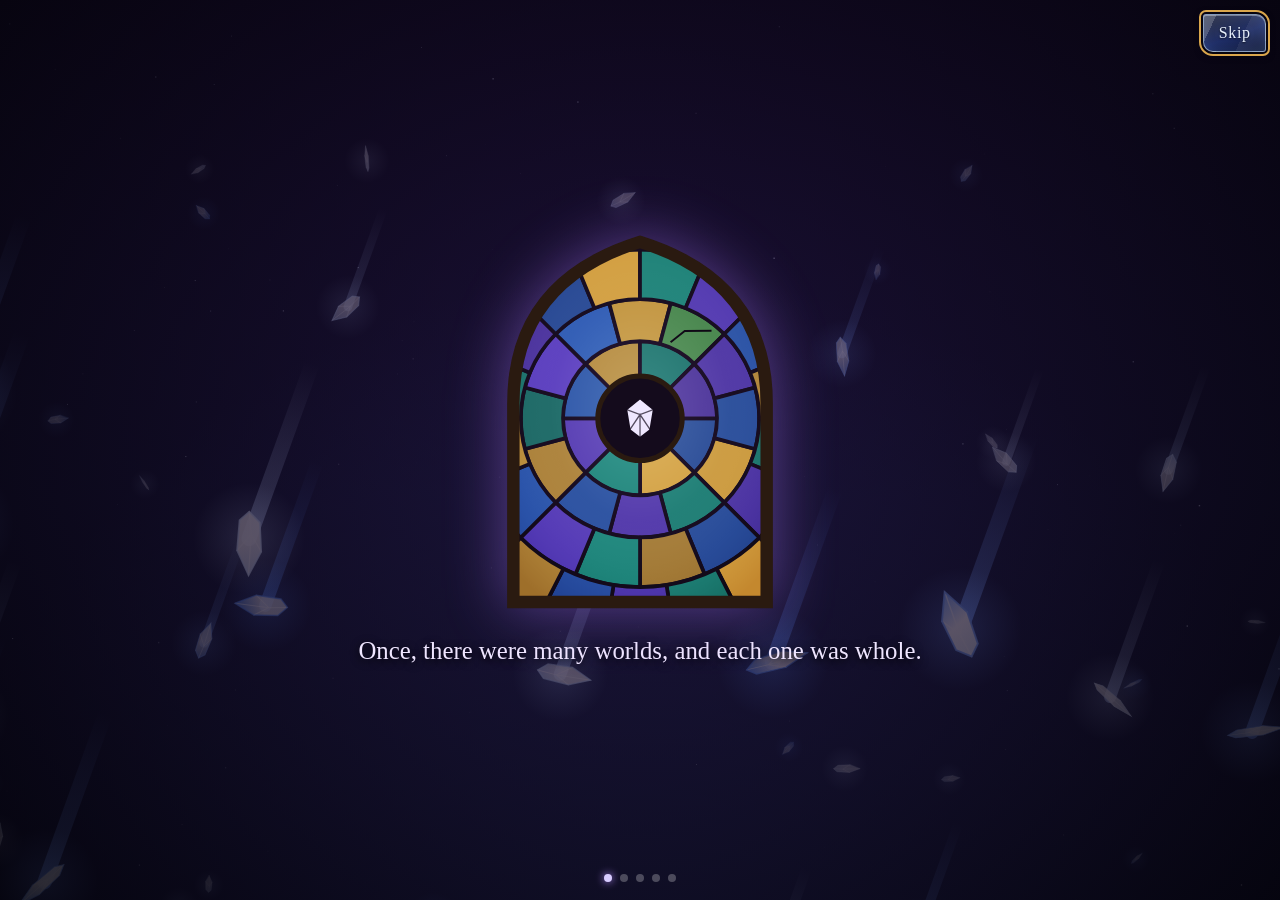
<file: index.html>
<!doctype html>
<html lang="en">
<head>
<meta charset="utf-8">
<meta name="viewport" content="width=device-width, initial-scale=1, viewport-fit=cover">
<title>Shardfall</title>
<!-- Added to a phone's home screen, the game opens without the browser's bars. -->
<meta name="mobile-web-app-capable" content="yes">
<meta name="apple-mobile-web-app-capable" content="yes">
<meta name="apple-mobile-web-app-status-bar-style" content="black-translucent">
<meta name="apple-mobile-web-app-title" content="Shardfall">
<link rel="manifest" href="manifest.webmanifest">
<meta name="theme-color" content="#070a18">
<meta name="claude:viewport-fit-sides" content="cover">
<link rel="preconnect" href="https://fonts.googleapis.com">
<link rel="preconnect" href="https://fonts.gstatic.com" crossorigin>
<link rel="stylesheet" href="https://fonts.googleapis.com/css2?family=IM+Fell+English+SC&family=Alegreya+Sans:wght@400;500;700;800&display=swap">
<!-- The stylesheet and loader get a fresh address on every visit, so a cached old copy
     is never mixed with newer files after an update. -->
<script>document.write('<link rel="stylesheet" href="css/style.css?v=' + Date.now() + '">');</script>
<script>document.write('<link rel="stylesheet" href="css/skins.css?v=' + Date.now() + '">');</script>
<noscript><link rel="stylesheet" href="css/style.css"><link rel="stylesheet" href="css/skins.css"></noscript>
</head>
<body>
<!-- Shared gradients for the crystal icons (mana, health, the turn crystal) -->
<svg width="0" height="0" style="position:absolute" aria-hidden="true" focusable="false"><defs>
  <linearGradient id="g-life" x1="0" y1="0" x2="1" y2="1"><stop offset="0" stop-color="#e3ffe8"/><stop offset="0.45" stop-color="#3fd26b"/><stop offset="1" stop-color="#0d5a2a"/></linearGradient>
  <linearGradient id="g-life-hurt" x1="0" y1="0" x2="1" y2="1"><stop offset="0" stop-color="#fff0d6"/><stop offset="0.45" stop-color="#ff9a2e"/><stop offset="1" stop-color="#8a3d06"/></linearGradient>
  <linearGradient id="g-life-low" x1="0" y1="0" x2="1" y2="1"><stop offset="0" stop-color="#ffe0e0"/><stop offset="0.45" stop-color="#ff3b3b"/><stop offset="1" stop-color="#6e0a0a"/></linearGradient>
  <linearGradient id="g-mana" x1="0" y1="0" x2="1" y2="1"><stop offset="0" stop-color="#ffffff"/><stop offset="0.4" stop-color="#9cc2ff"/><stop offset="1" stop-color="#5a3fd8"/></linearGradient>
  <linearGradient id="g-shine" x1="0" y1="0" x2="1" y2="1"><stop offset="0" stop-color="#fff" stop-opacity="0.85"/><stop offset="0.5" stop-color="#fff" stop-opacity="0.12"/><stop offset="1" stop-color="#fff" stop-opacity="0"/></linearGradient>
</defs></svg>
<main id="app">

  <!-- MAIN MENU -->
  <section id="menu" class="screen">
    <canvas id="storm" aria-hidden="true"></canvas>
    <div class="menu-inner">
      <header class="menu-title">
        <h1>Shardfall</h1>
        <p class="tagline" data-t="menu_tagline">A trading card game for people who want to have fun, not spend money.</p>
      </header>

      <!-- The start menu's home: three ways to play, then the rest (js/menu.js renders the doors) -->
      <div id="menu-home" class="menu-home">
        <div class="doors">
          <button type="button" id="btn-campaign" class="door door-main"></button>
          <button type="button" id="door-quick" class="door" data-setup="ai"></button>
          <button type="button" id="door-two" class="door" data-setup="hotseat"></button>
        </div>
        <div class="menu-actions minor">
          <button type="button" id="btn-decks" class="btn" data-setup="decks" data-t="menu_my_decks">My Decks</button>
          <button type="button" id="btn-tutorial" class="btn" data-t="menu_tutorial">Tutorial</button>
          <button type="button" id="btn-rules" class="btn" data-t="menu_how_to_play">How to play</button>
          <button type="button" id="btn-almanac" class="btn" data-t="menu_almanac">Almanac</button>
          <button type="button" id="btn-trophies" class="btn" data-t="menu_trophies">Trophies</button>
          <button type="button" id="btn-settings" class="btn" data-t="menu_settings">Settings</button>
        </div>
        <button type="button" id="btn-version" class="menu-version" title="What's new in Shardfall"></button>
      </div>

      <!-- Choosing decks before a match (Quick Match, Two Players), or just looking after them (My Decks) -->
      <div id="menu-setup" class="menu-panel" hidden>
        <div class="setup-head">
          <button type="button" id="btn-back" class="btn btn-small" data-t="menu_back">← Back</button>
          <h2 id="setup-title" class="setup-title"></h2>
        </div>
        <h2 id="deck-label" class="panel-label">Choose your deck</h2>
        <div id="deck-list" class="deck-list"></div>
        <p id="deck-problem" class="deck-problem" hidden></p>
        <div id="opp-block">
          <h2 id="opp-label" class="panel-label">The computer's deck</h2>
          <div id="opp-list" class="opp-list"></div>
        </div>
        <div class="menu-actions">
          <button type="button" id="btn-start" class="btn btn-primary">Start match</button>
        </div>
      </div>
    </div>
  </section>

  <!-- ALMANAC -->
  <section id="almanac" class="screen" hidden>
    <div class="almanac-bar">
      <button type="button" id="alm-back" class="btn btn-small">&larr; Back</button>
      <h1>Almanac</h1>
      <div class="tabs" role="tablist">
        <button type="button" class="tab" data-tab="cards" role="tab" aria-selected="true">Cards</button>
        <button type="button" class="tab" data-tab="skills" role="tab" aria-selected="false">Skills</button>
        <button type="button" class="tab" data-tab="champions" role="tab" aria-selected="false">Champions</button>
      </div>
    </div>
    <div class="almanac-body">
      <div id="alm-filters" class="filters"></div>
      <div id="alm-content"></div>
    </div>
  </section>

  <!-- DECK BUILDER (js/decks.js) -->
  <section id="builder" class="screen" hidden>
    <div class="almanac-bar builder-bar">
      <button type="button" id="bld-back" class="btn btn-small">&larr; Back</button>
      <input id="bld-name" class="bld-name" maxlength="28" autocomplete="off" aria-label="Deck name">
      <div class="bld-bar-actions">
        <button type="button" id="bld-help" class="btn btn-small">? How to build</button>
        <button type="button" id="bld-code" class="btn btn-small" data-t="deckcode_button">Deck code</button>
        <button type="button" id="bld-save" class="btn btn-small btn-primary">Save deck</button>
      </div>
    </div>
    <div class="builder-body">
      <div class="bld-pool">
        <div id="bld-filters" class="filters"></div>
        <div id="bld-cards" class="card-grid bld-grid"></div>
      </div>
      <aside id="bld-deck" class="bld-deck" aria-label="Your deck"></aside>
    </div>
    <div id="bld-note" class="bld-note" role="status" hidden></div>
    <div id="bld-walk" class="bld-walk" role="dialog" aria-label="How to build a deck" hidden></div>
  </section>

  <!-- HOW TO PLAY (the content comes from guide.html) -->
  <section id="guide" class="screen" hidden>
    <div class="almanac-bar">
      <button type="button" id="guide-back" class="btn btn-small">&larr; Back</button>
      <h1>How to play</h1>
      <button type="button" id="guide-tutorial" class="btn btn-small guide-bar-btn">Start the tutorial</button>
    </div>
    <div id="guide-content" class="guide-body"></div>
  </section>

  <!-- GAME -->
  <section id="game" class="screen" hidden>
    <div id="stage-wrap">
      <div id="stage">
        <div id="board"></div>
        <div id="fx-layer"></div>
        <div id="hand-layer"></div>
        <div id="banner" hidden aria-hidden="true"></div>
        <div id="sr-live" class="sr-only" role="status" aria-live="polite"></div>
        <div id="prompt" hidden></div>
      </div>
    </div>
    <div id="hint" class="hint" hidden></div>
    <div id="controls" class="controls" hidden></div>
    <div id="sideinfo" class="sideinfo" hidden></div>
    <div id="coach" class="coach" hidden></div>
    <div id="rotate" class="rotate" hidden>
      <svg class="rotate-phone" viewBox="0 0 64 64" aria-hidden="true"><rect x="20" y="8" width="24" height="44" rx="4" fill="none" stroke="currentColor" stroke-width="3"/><circle cx="32" cy="46" r="2" fill="currentColor"/></svg>
      <h2>Turn your phone sideways</h2>
      <p>Shardfall plays best in landscape, where the cards are bigger.</p>
      <p class="small">If the screen doesn't turn, switch off Portrait Orientation Lock (open Control Center on iPhone, or Quick Settings on Android).</p>
      <button type="button" class="btn" data-upright>Play upright anyway</button>
    </div>
  </section>

  <!-- INTRO: the cold open before the main menu (js/intro.js) -->
  <div id="intro" class="intro" role="dialog" aria-label="The story of the Shardfall" hidden>
    <div class="intro-stage" aria-live="polite"></div>
    <button type="button" class="intro-skip btn btn-small">Skip</button>
    <div class="intro-dots" aria-hidden="true"></div>
  </div>

  <!-- MODAL -->
  <div id="modal" class="modal" hidden>
    <div class="modal-backdrop" data-close></div>
    <div class="modal-box" role="dialog" aria-modal="true" aria-labelledby="modal-title">
      <div id="modal-content"></div>
    </div>
  </div>
</main>

<!-- data.js loads the CSV files in data/, then starts the game scripts listed in GAME_SCRIPTS -->
<script>document.write('<script src="js/data.js?v=' + Date.now() + '"><\/script>');</script>
</body>
</html>
</file>
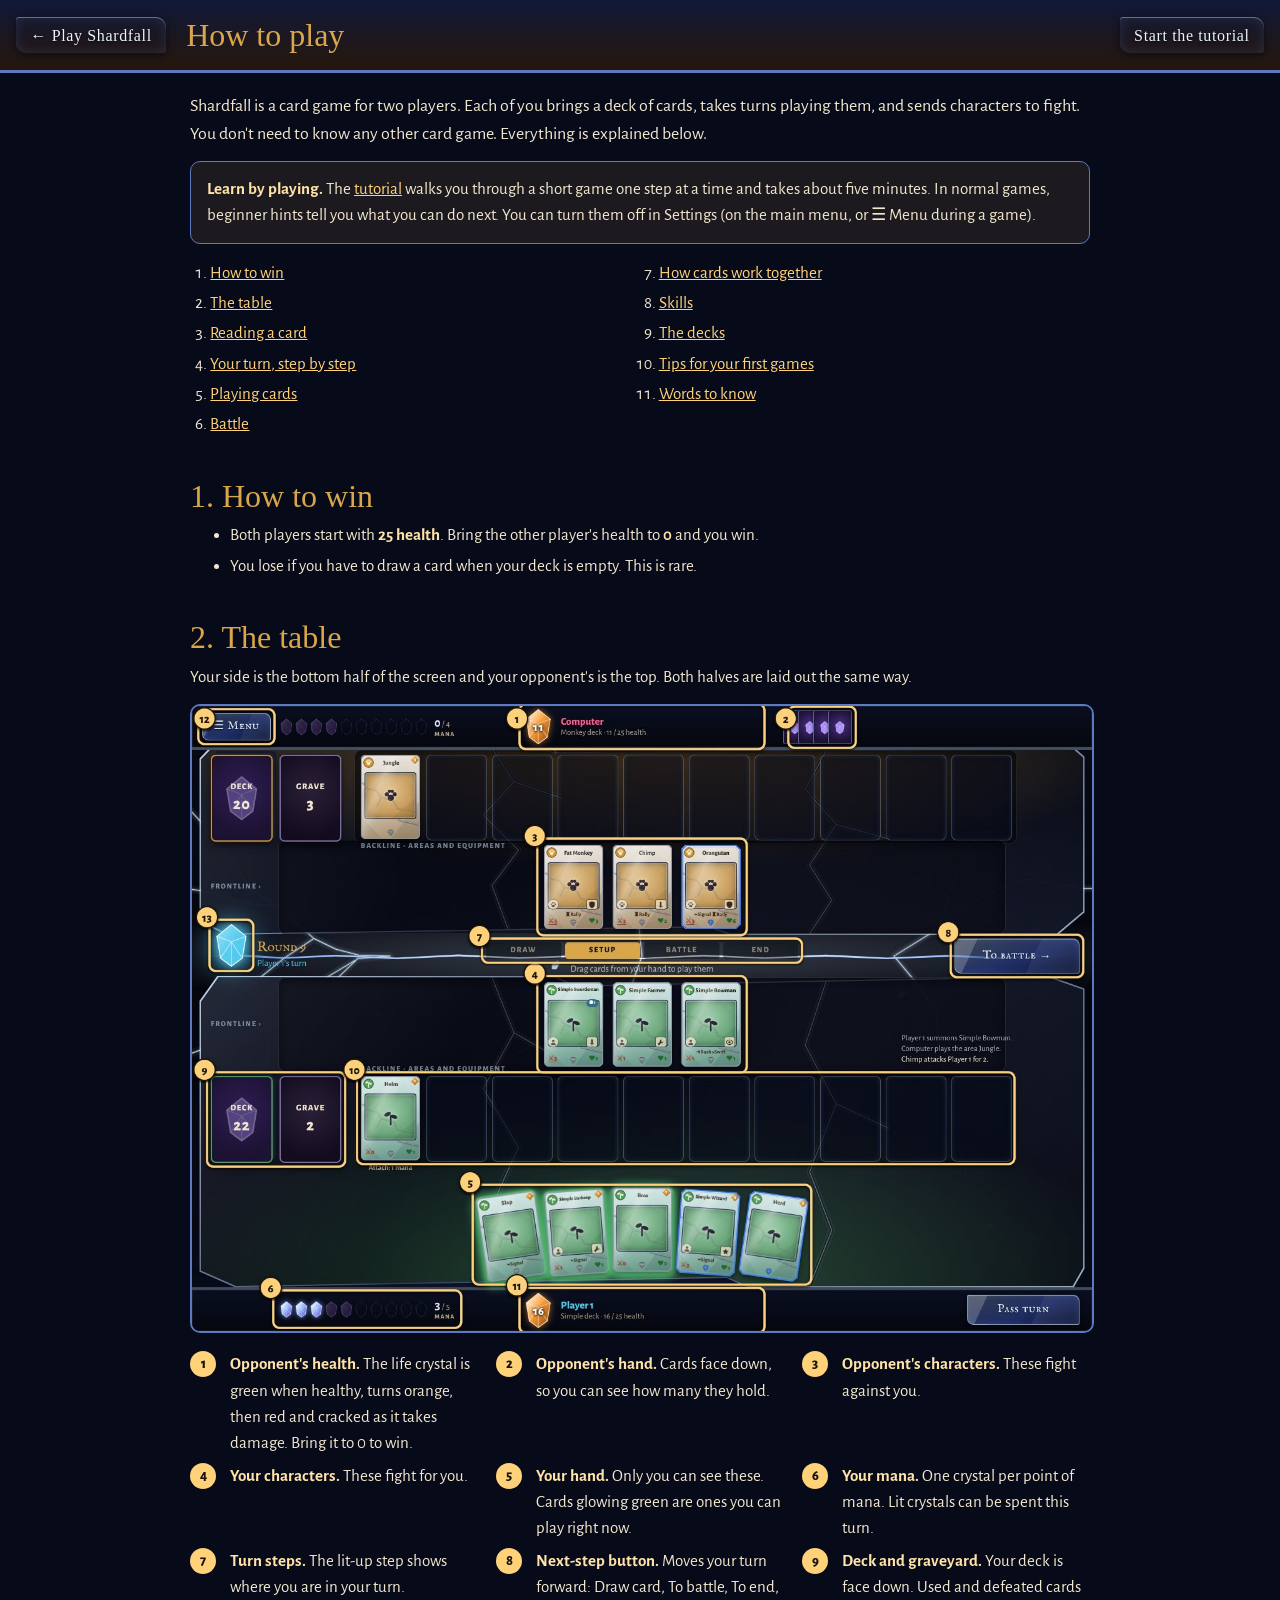
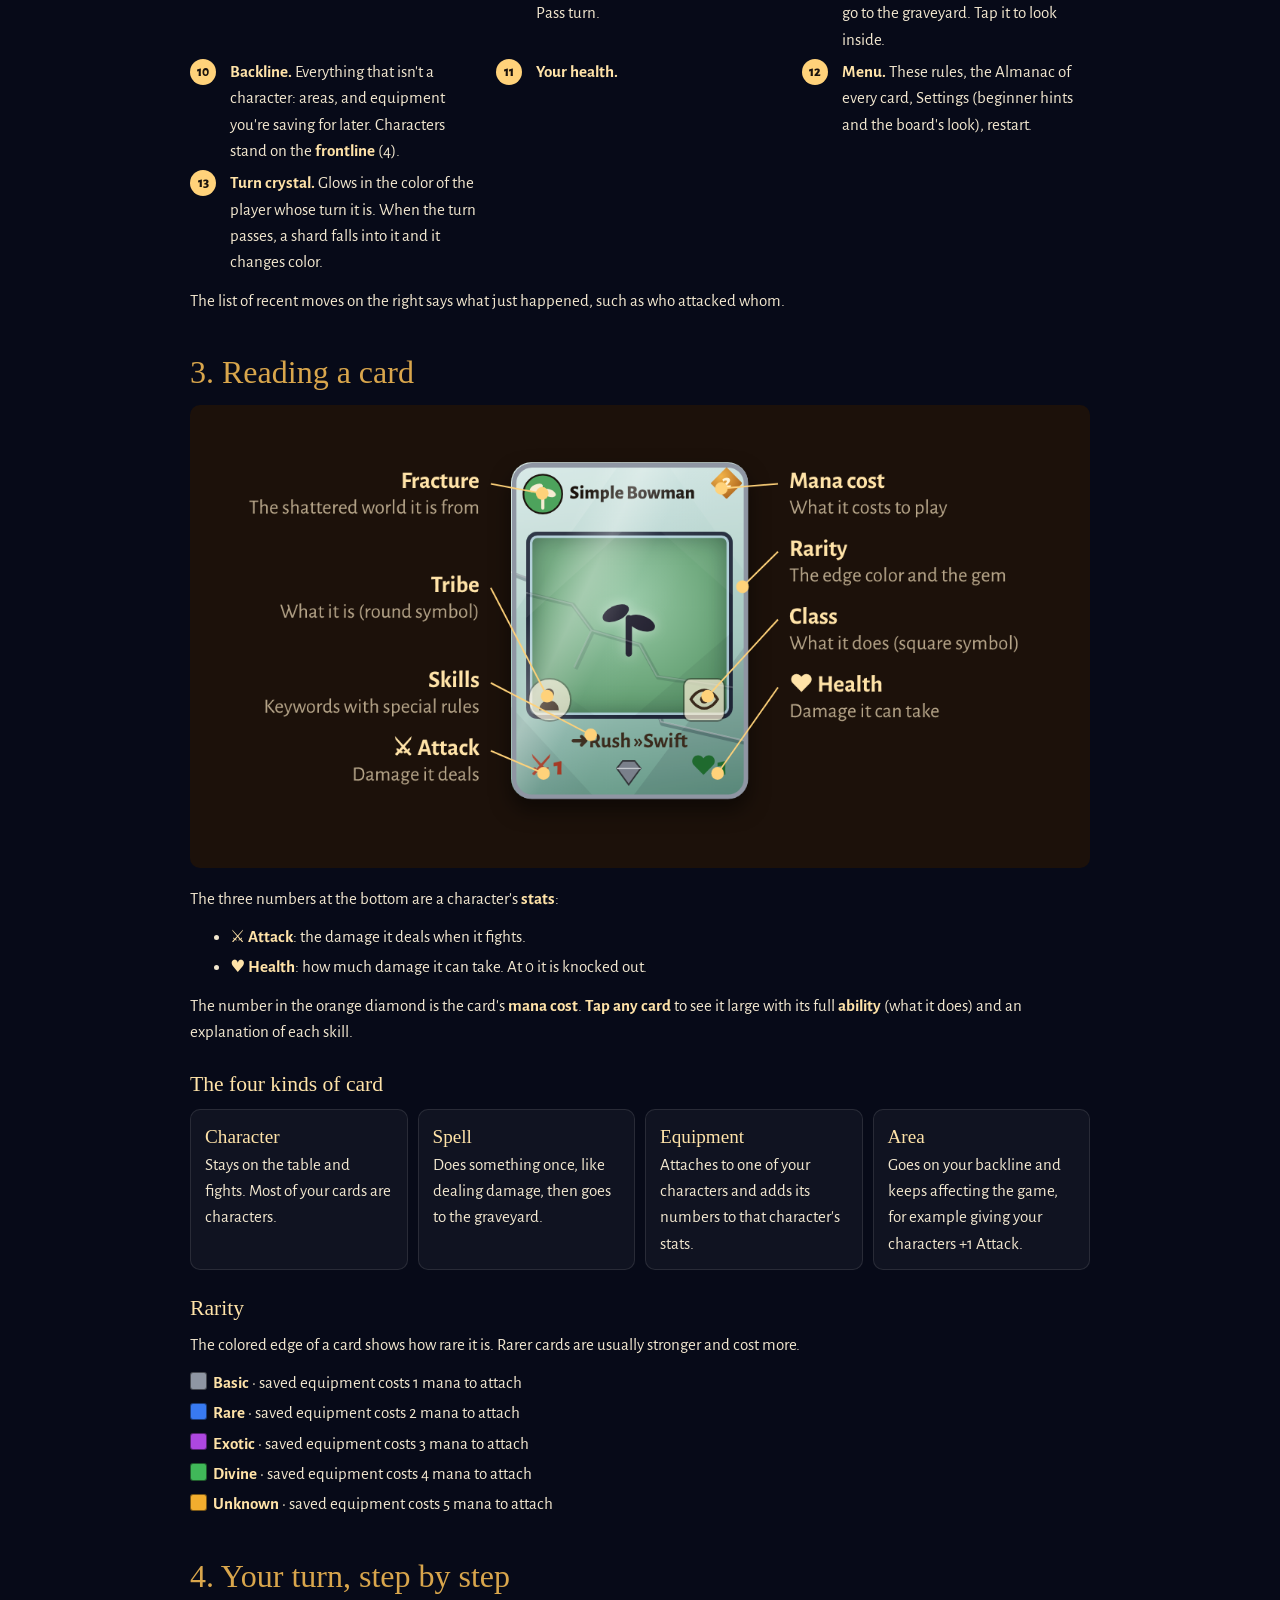
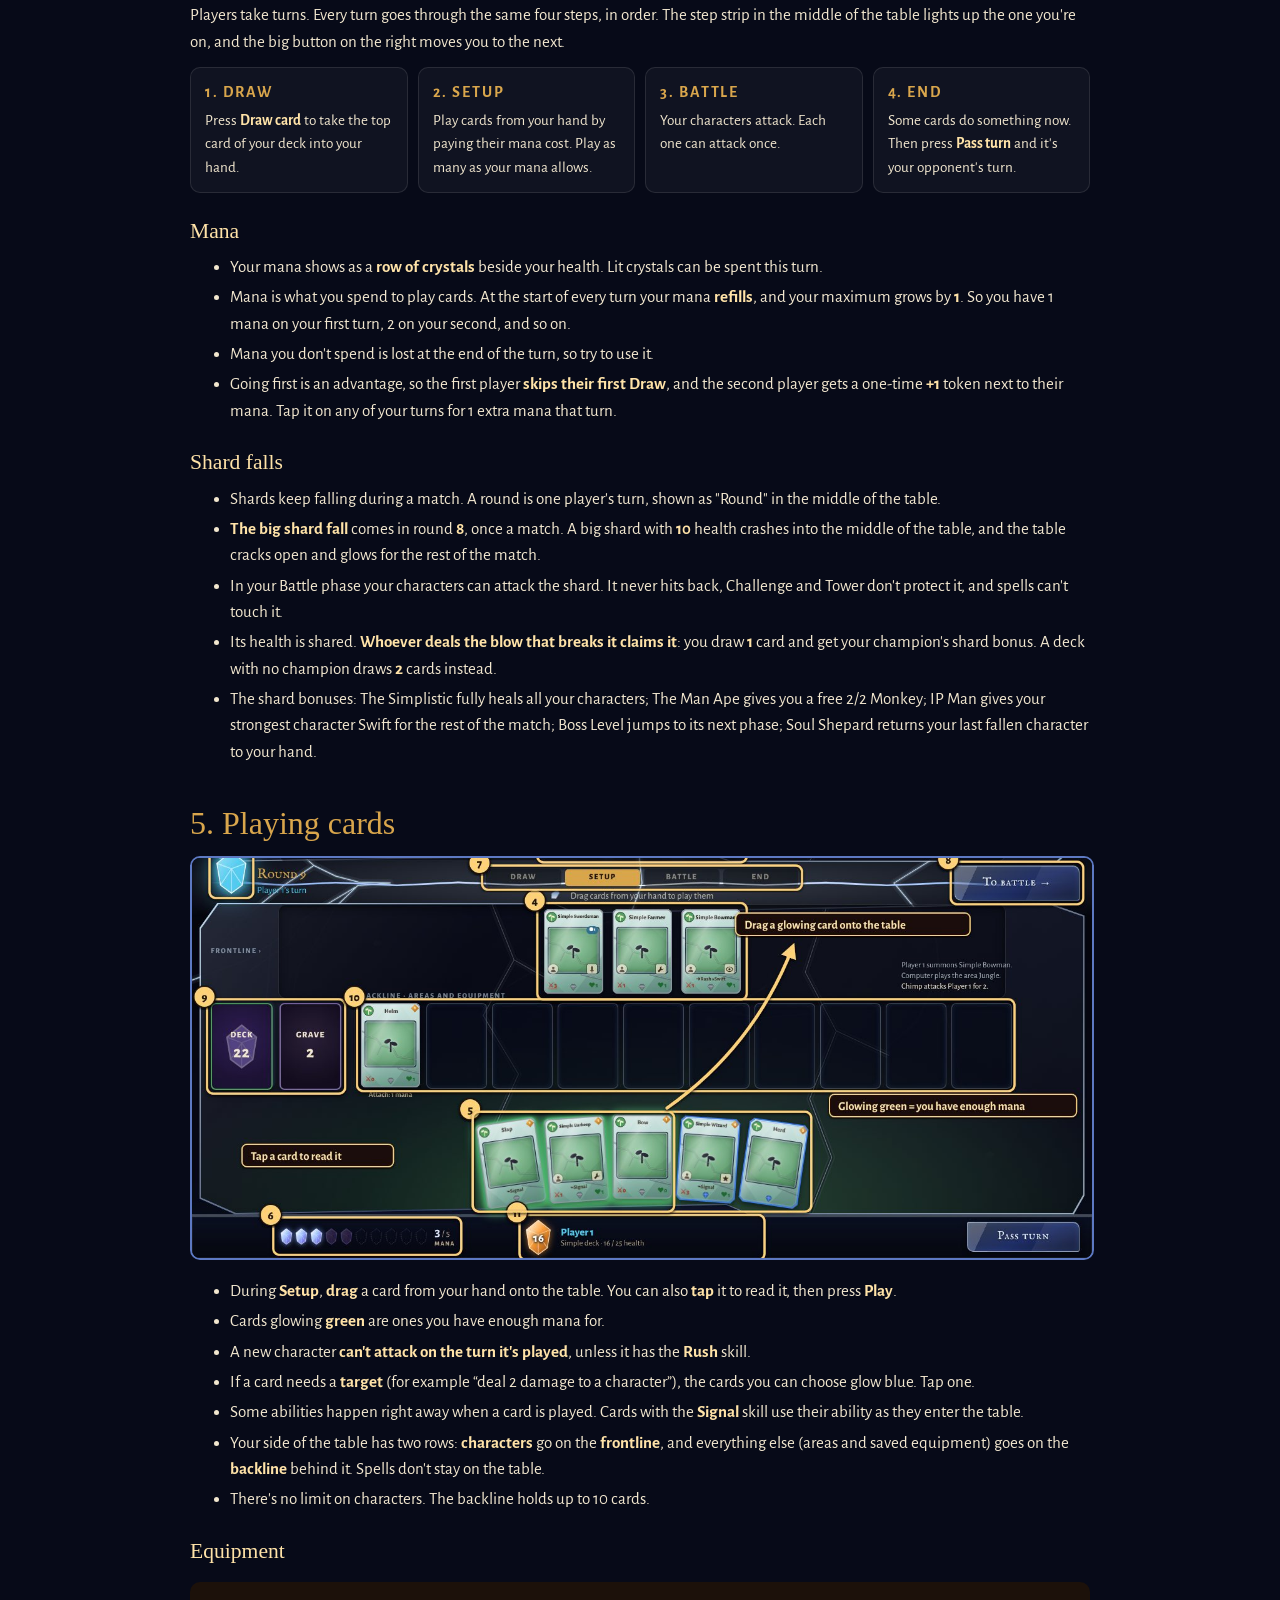
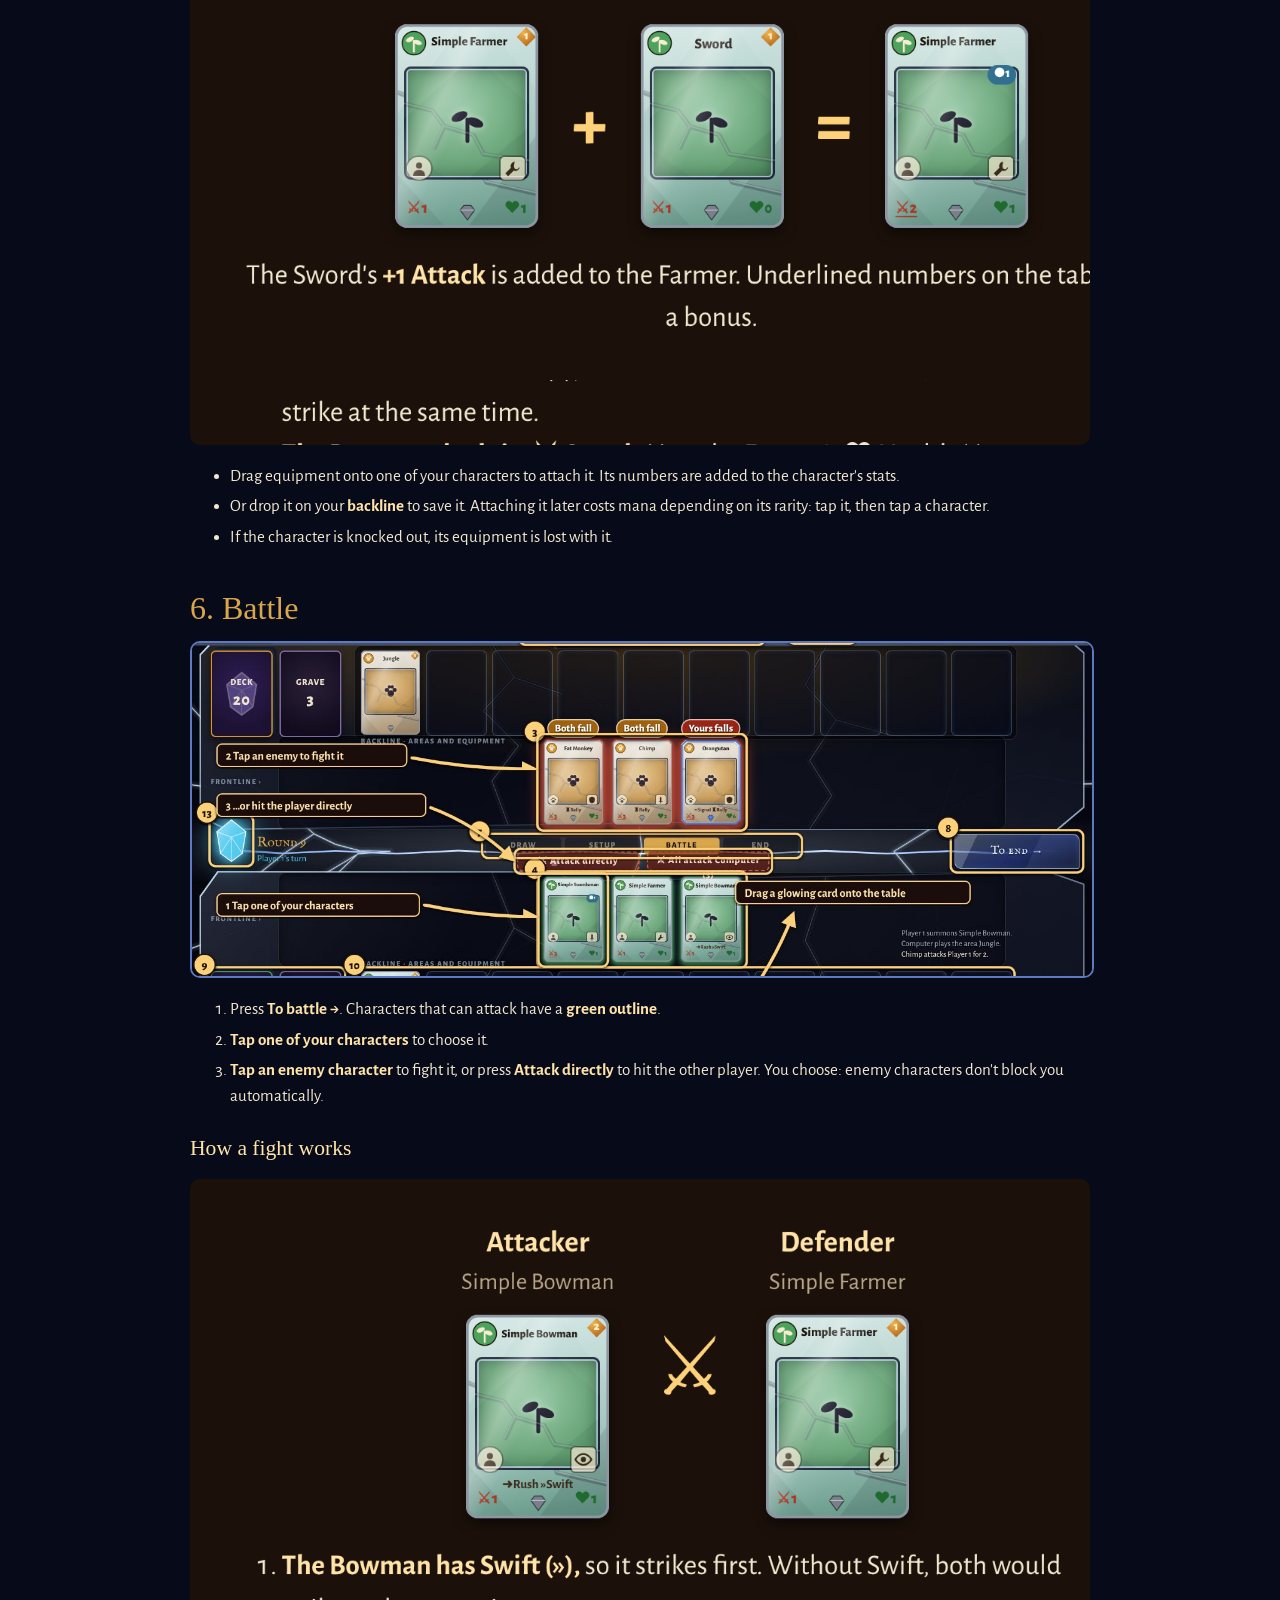
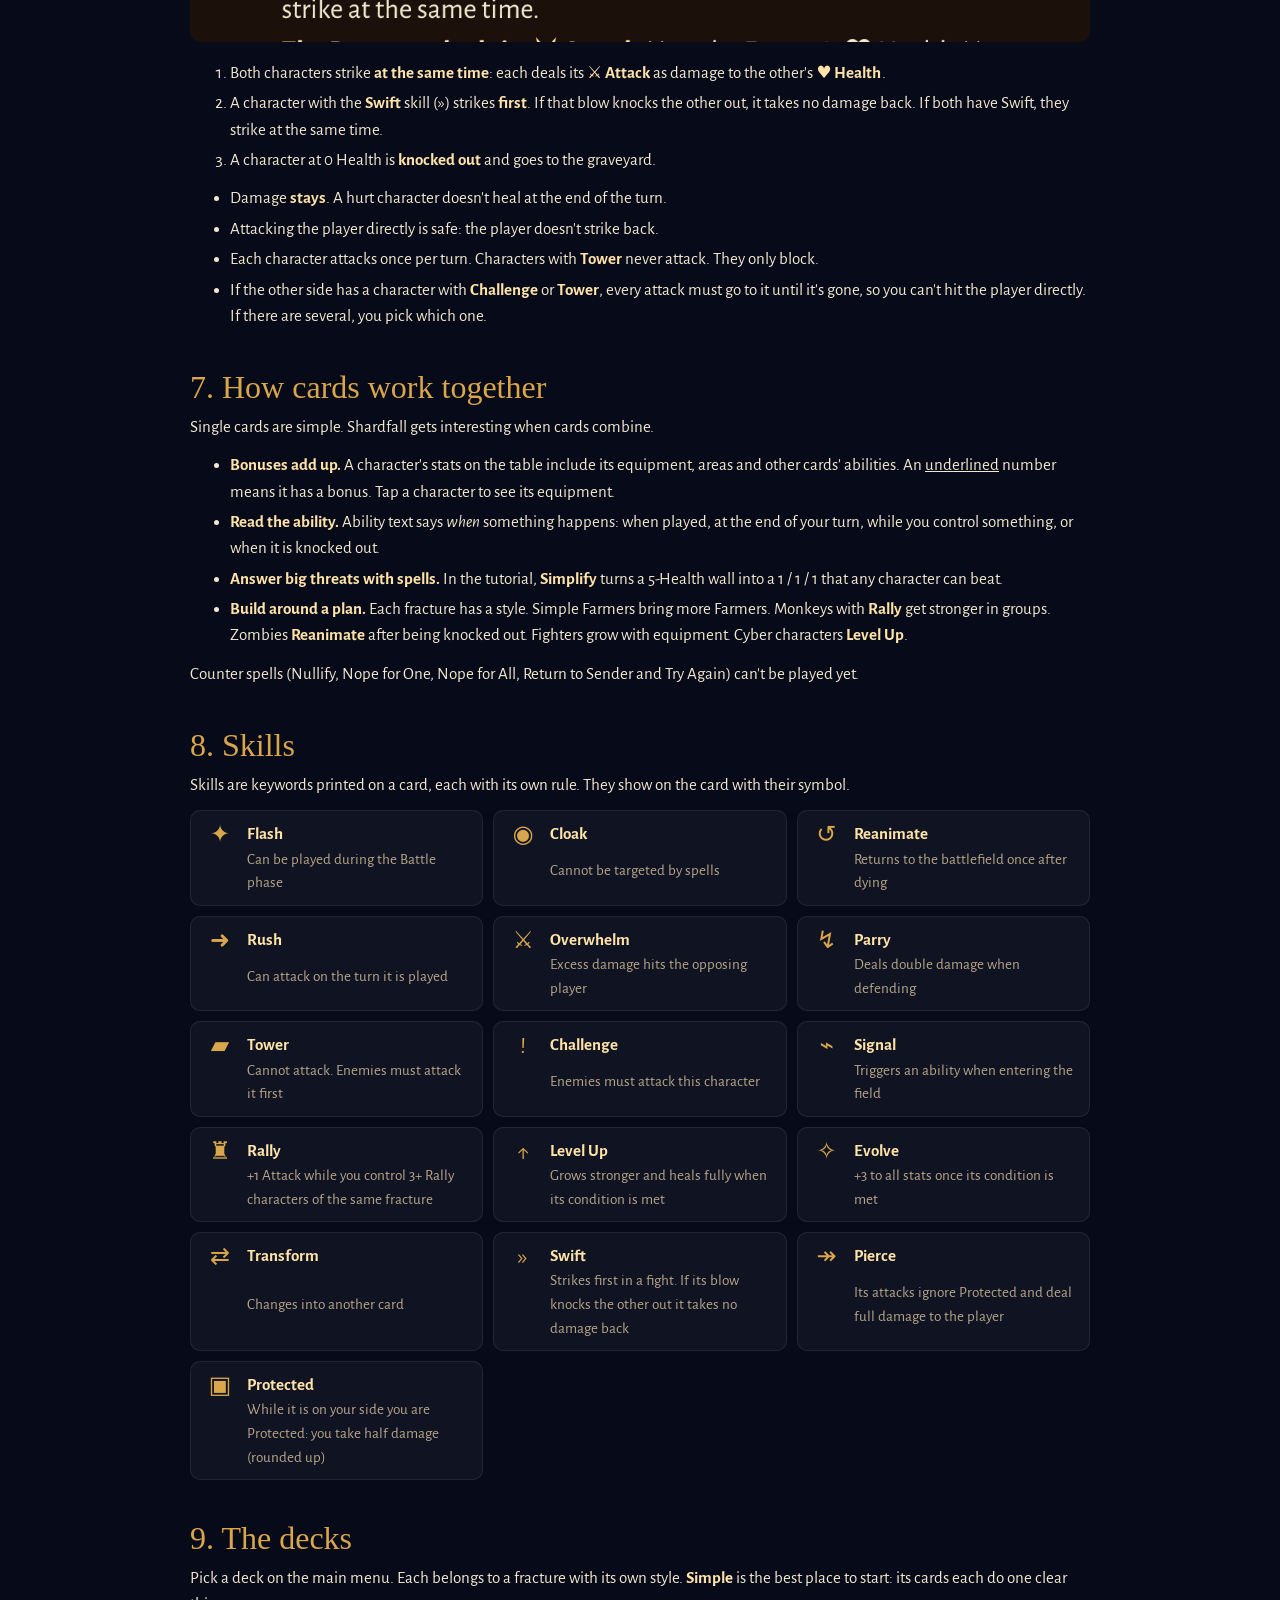
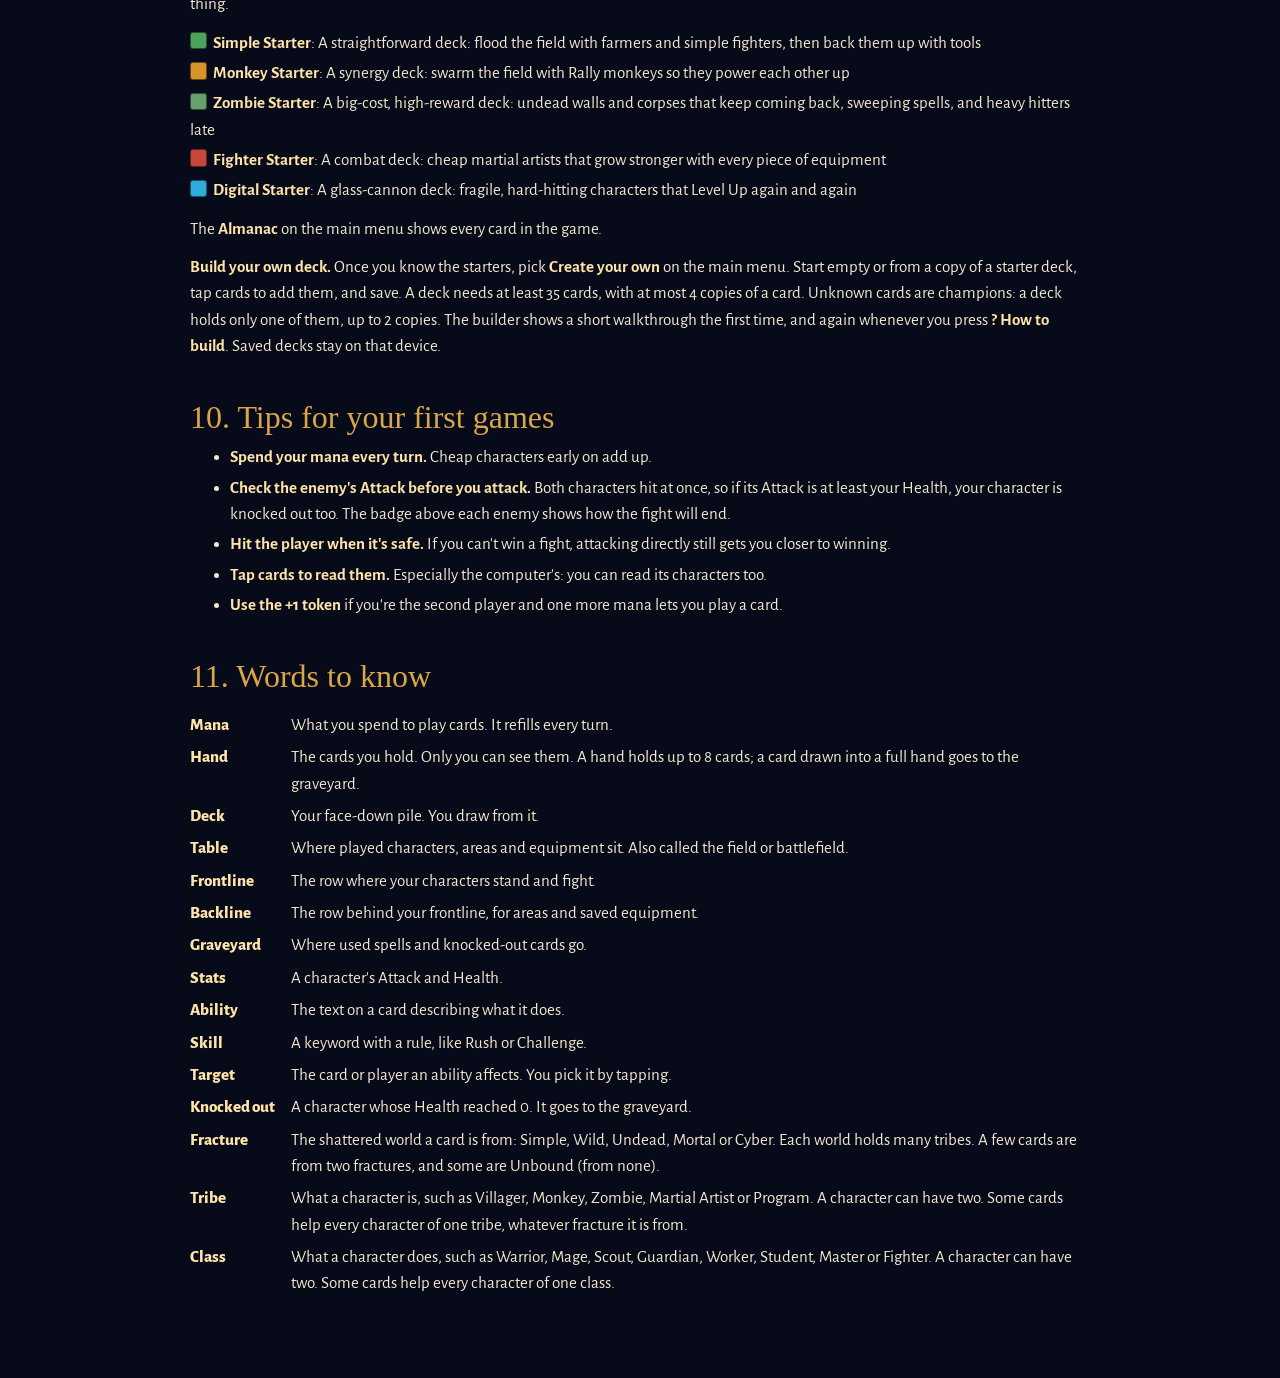
<file: guide.html>
<!doctype html>
<html lang="en">
<head>
<meta charset="utf-8">
<meta name="viewport" content="width=device-width, initial-scale=1, viewport-fit=cover">
<title>How to play Shardfall</title>
<meta name="description" content="An illustrated beginner's guide to Shardfall: reading a card, taking a turn, fighting, and how cards work together.">
<link rel="preconnect" href="https://fonts.googleapis.com">
<link rel="preconnect" href="https://fonts.gstatic.com" crossorigin>
<link rel="stylesheet" href="https://fonts.googleapis.com/css2?family=IM+Fell+English+SC&family=Alegreya+Sans:wght@400;500;700;800&display=swap">
<link rel="stylesheet" href="css/style.css">
</head>
<body class="guide-page">
<!-- This page is also shown inside the game (How to play), which uses only the
     <main id="guide-main"> part. The pictures in guide/ are made by tools/guide-shots.js. -->
<div class="almanac-bar">
  <a class="btn btn-small" href="index.html">&larr; Play Shardfall</a>
  <h1>How to play</h1>
  <a class="btn btn-small guide-bar-btn" href="index.html#tutorial">Start the tutorial</a>
</div>

<main id="guide-main" class="guide-body">
  <p class="guide-lead">Shardfall is a card game for two players. Each of you brings a deck of cards, takes turns playing them, and sends characters to fight. You don't need to know any other card game. Everything is explained below.</p>
  <div class="guide-callout">
    <p><b>Learn by playing.</b> The <a href="index.html#tutorial">tutorial</a> walks you through a short game one step at a time and takes about five minutes. In normal games, beginner hints tell you what you can do next. You can turn them off in Settings (on the main menu, or ☰ Menu during a game).</p>
  </div>

  <ol class="guide-toc">
    <li><a href="#win">How to win</a></li>
    <li><a href="#table">The table</a></li>
    <li><a href="#card">Reading a card</a></li>
    <li><a href="#turn">Your turn, step by step</a></li>
    <li><a href="#playing">Playing cards</a></li>
    <li><a href="#battle">Battle</a></li>
    <li><a href="#together">How cards work together</a></li>
    <li><a href="#skills">Skills</a></li>
    <li><a href="#decks">The decks</a></li>
    <li><a href="#tips">Tips for your first games</a></li>
    <li><a href="#words">Words to know</a></li>
  </ol>

  <h2 id="win">1. How to win</h2>
  <ul>
    <li>Both players start with <b><span data-rule="starting_player_health">25</span> health</b>. Bring the other player's health to <b>0</b> and you win.</li>
    <li>You lose if you have to draw a card when your deck is empty. This is rare.</li>
  </ul>

  <h2 id="table">2. The table</h2>
  <p>Your side is the bottom half of the screen and your opponent's is the top. Both halves are laid out the same way.</p>
  <figure>
    <img src="guide/board.jpg" width="1440" height="1000" alt="The game board with its parts numbered 1 to 13">
  </figure>
  <ul class="legend">
    <li><span class="badge-num">1</span><span><b>Opponent's health.</b> The life crystal is green when healthy, turns orange, then red and cracked as it takes damage. Bring it to 0 to win.</span></li>
    <li><span class="badge-num">2</span><span><b>Opponent's hand.</b> Cards face down, so you can see how many they hold.</span></li>
    <li><span class="badge-num">3</span><span><b>Opponent's characters.</b> These fight against you.</span></li>
    <li><span class="badge-num">4</span><span><b>Your characters.</b> These fight for you.</span></li>
    <li><span class="badge-num">5</span><span><b>Your hand.</b> Only you can see these. Cards glowing green are ones you can play right now.</span></li>
    <li><span class="badge-num">6</span><span><b>Your mana.</b> One crystal per point of mana. Lit crystals can be spent this turn.</span></li>
    <li><span class="badge-num">7</span><span><b>Turn steps.</b> The lit-up step shows where you are in your turn.</span></li>
    <li><span class="badge-num">8</span><span><b>Next-step button.</b> Moves your turn forward: Draw card, To battle, To end, Pass turn.</span></li>
    <li><span class="badge-num">9</span><span><b>Deck and graveyard.</b> Your deck is face down. Used and defeated cards go to the graveyard. Tap it to look inside.</span></li>
    <li><span class="badge-num">10</span><span><b>Backline.</b> Everything that isn't a character: areas, and equipment you're saving for later. Characters stand on the <b>frontline</b> (4).</span></li>
    <li><span class="badge-num">11</span><span><b>Your health.</b></span></li>
    <li><span class="badge-num">12</span><span><b>Menu.</b> These rules, the Almanac of every card, Settings (beginner hints and the board's look), restart.</span></li>
    <li><span class="badge-num">13</span><span><b>Turn crystal.</b> Glows in the color of the player whose turn it is. When the turn passes, a shard falls into it and it changes color.</span></li>
  </ul>
  <p>The list of recent moves on the right says what just happened, such as who attacked whom.</p>

  <h2 id="card">3. Reading a card</h2>
  <figure class="fit">
    <img src="guide/card.png" width="597" height="307" alt="A Simple Bowman card with each part labelled: fracture, tribe, skills, attack, mana cost, rarity, class and health">
  </figure>
  <p>The three numbers at the bottom are a character's <b>stats</b>:</p>
  <ul>
    <li><b>⚔ Attack</b>: the damage it deals when it fights.</li>
    <li><b>♥ Health</b>: how much damage it can take. At 0 it is knocked out.</li>
  </ul>
  <p>The number in the orange diamond is the card's <b>mana cost</b>. <b>Tap any card</b> to see it large with its full <b>ability</b> (what it does) and an explanation of each skill.</p>

  <h3>The four kinds of card</h3>
  <div class="types">
    <div><b>Character</b>Stays on the table and fights. Most of your cards are characters.</div>
    <div><b>Spell</b>Does something once, like dealing damage, then goes to the graveyard.</div>
    <div><b>Equipment</b>Attaches to one of your characters and adds its numbers to that character's stats.</div>
    <div><b>Area</b>Goes on your backline and keeps affecting the game, for example giving your characters +1 Attack.</div>
  </div>

  <h3>Rarity</h3>
  <p>The colored edge of a card shows how rare it is. Rarer cards are usually stronger and cost more.</p>
  <ul class="plain-list" data-fill="rarities">
    <li>Basic · Rare · Exotic · Divine · Unknown</li>
  </ul>

  <h2 id="turn">4. Your turn, step by step</h2>
  <p>Players take turns. Every turn goes through the same four steps, in order. The step strip in the middle of the table lights up the one you're on, and the big button on the right moves you to the next.</p>
  <div class="steps">
    <div class="step"><h4>Draw</h4><p>Press <b>Draw card</b> to take the top card of your deck into your hand.</p></div>
    <div class="step"><h4>Setup</h4><p>Play cards from your hand by paying their mana cost. Play as many as your mana allows.</p></div>
    <div class="step"><h4>Battle</h4><p>Your characters attack. Each one can attack once.</p></div>
    <div class="step"><h4>End</h4><p>Some cards do something now. Then press <b>Pass turn</b> and it's your opponent's turn.</p></div>
  </div>
  <h3>Mana</h3>
  <ul>
    <li>Your mana shows as a <b>row of crystals</b> beside your health. Lit crystals can be spent this turn.</li>
    <li>Mana is what you spend to play cards. At the start of every turn your mana <b>refills</b>, and your maximum grows by <b><span data-rule="mana_growth_per_turn">1</span></b>. So you have 1 mana on your first turn, 2 on your second, and so on.</li>
    <li>Mana you don't spend is lost at the end of the turn, so try to use it.</li>
    <li>Going first is an advantage, so the first player <b>skips their first Draw</b>, and the second player gets a one-time <b>+1</b> token next to their mana. Tap it on any of your turns for 1 extra mana that turn.</li>
  </ul>

  <h3>Shard falls</h3>
  <ul>
    <li>Shards keep falling during a match. A round is one player's turn, shown as "Round" in the middle of the table.</li>
    <li><b>The big shard fall</b> comes in round <b><span data-rule="shard_round">8</span></b>, once a match. A big shard with <b><span data-rule="shard_health">10</span></b> health crashes into the middle of the table, and the table cracks open and glows for the rest of the match.</li>
    <li>In your Battle phase your characters can attack the shard. It never hits back, Challenge and Tower don't protect it, and spells can't touch it.</li>
    <li>Its health is shared. <b>Whoever deals the blow that breaks it claims it</b>: you draw <b><span data-rule="shard_draw">1</span></b> card and get your champion's shard bonus. A deck with no champion draws <b><span data-rule="shard_draw_no_champion">2</span></b> cards instead.</li>
    <li>The shard bonuses: The Simplistic fully heals all your characters; The Man Ape gives you a free 2/2 Monkey; IP Man gives your strongest character Swift for the rest of the match; Boss Level jumps to its next phase; Soul Shepard returns your last fallen character to your hand.</li>
  </ul>

  <h2 id="playing">5. Playing cards</h2>
  <figure>
    <img src="guide/play.jpg" width="1440" height="640" alt="Dragging a glowing card from the hand onto the table">
  </figure>
  <ul>
    <li>During <b>Setup</b>, <b>drag</b> a card from your hand onto the table. You can also <b>tap</b> it to read it, then press <b>Play</b>.</li>
    <li>Cards glowing <b>green</b> are ones you have enough mana for.</li>
    <li>A new character <b>can't attack on the turn it's played</b>, unless it has the <b>Rush</b> skill.</li>
    <li>If a card needs a <b>target</b> (for example “deal 2 damage to a character”), the cards you can choose glow blue. Tap one.</li>
    <li>Some abilities happen right away when a card is played. Cards with the <b>Signal</b> skill use their ability as they enter the table.</li>
    <li>Your side of the table has two rows: <b>characters</b> go on the <b>frontline</b>, and everything else (areas and saved equipment) goes on the <b>backline</b> behind it. Spells don't stay on the table.</li>
    <li>There's no limit on characters. The backline holds up to <span data-rule="max_field_backline">10</span> cards.</li>
  </ul>
  <h3>Equipment</h3>
  <figure class="fit">
    <img src="guide/equip.png" width="692" height="265" alt="Simple Farmer plus Sword equals a Farmer with 2 Attack">
  </figure>
  <ul>
    <li>Drag equipment onto one of your characters to attach it. Its numbers are added to the character's stats.</li>
    <li>Or drop it on your <b>backline</b> to save it. Attaching it later costs mana depending on its rarity: tap it, then tap a character.</li>
    <li>If the character is knocked out, its equipment is lost with it.</li>
  </ul>

  <h2 id="battle">6. Battle</h2>
  <figure>
    <img src="guide/battle.jpg" width="1440" height="534" alt="Attacking: tap your character, then tap an enemy or attack the player directly">
  </figure>
  <ol>
    <li>Press <b>To battle →</b>. Characters that can attack have a <b>green outline</b>.</li>
    <li><b>Tap one of your characters</b> to choose it.</li>
    <li><b>Tap an enemy character</b> to fight it, or press <b>Attack directly</b> to hit the other player. You choose: enemy characters don't block you automatically.</li>
  </ol>
  <h3>How a fight works</h3>
  <figure class="fit">
    <img src="guide/fight.png" width="657" height="386" alt="Simple Bowman, which has Swift, attacks Simple Farmer and strikes first">
  </figure>
  <ol>
    <li>Both characters strike <b>at the same time</b>: each deals its <b>⚔ Attack</b> as damage to the other's <b>♥ Health</b>.</li>
    <li>A character with the <b>Swift</b> skill (») strikes <b>first</b>. If that blow knocks the other out, it takes no damage back. If both have Swift, they strike at the same time.</li>
    <li>A character at 0 Health is <b>knocked out</b> and goes to the graveyard.</li>
  </ol>
  <ul>
    <li>Damage <b>stays</b>. A hurt character doesn't heal at the end of the turn.</li>
    <li>Attacking the player directly is safe: the player doesn't strike back.</li>
    <li>Each character attacks once per turn. Characters with <b>Tower</b> never attack. They only block.</li>
    <li>If the other side has a character with <b>Challenge</b> or <b>Tower</b>, every attack must go to it until it's gone, so you can't hit the player directly. If there are several, you pick which one.</li>
  </ul>

  <h2 id="together">7. How cards work together</h2>
  <p>Single cards are simple. Shardfall gets interesting when cards combine.</p>
  <ul>
    <li><b>Bonuses add up.</b> A character's stats on the table include its equipment, areas and other cards' abilities. An <u>underlined</u> number means it has a bonus. Tap a character to see its equipment.</li>
    <li><b>Read the ability.</b> Ability text says <i>when</i> something happens: when played, at the end of your turn, while you control something, or when it is knocked out.</li>
    <li><b>Answer big threats with spells.</b> In the tutorial, <b>Simplify</b> turns a 5-Health wall into a 1 / 1 / 1 that any character can beat.</li>
    <li><b>Build around a plan.</b> Each fracture has a style. Simple Farmers bring more Farmers. Monkeys with <b>Rally</b> get stronger in groups. Zombies <b>Reanimate</b> after being knocked out. Fighters grow with equipment. Cyber characters <b>Level Up</b>.</li>
  </ul>
  <p>Counter spells (Nullify, Nope for One, Nope for All, Return to Sender and Try Again) can't be played yet.</p>

  <h2 id="skills">8. Skills</h2>
  <p>Skills are keywords printed on a card, each with its own rule. They show on the card with their symbol.</p>
  <div class="g-skills" data-fill="skills">
    <div class="g-skill"><span class="icon">➜</span><b>Rush</b><p>Can attack on the turn it is played</p></div>
    <div class="g-skill"><span class="icon">!</span><b>Challenge</b><p>Enemies must attack this character</p></div>
    <div class="g-skill"><span class="icon">▰</span><b>Tower</b><p>Cannot attack. Enemies must attack it first</p></div>
    <div class="g-skill"><span class="icon">⌁</span><b>Signal</b><p>Triggers an ability when entering the field</p></div>
  </div>

  <h2 id="decks">9. The decks</h2>
  <p>Pick a deck on the main menu. Each belongs to a fracture with its own style. <b>Simple</b> is the best place to start: its cards each do one clear thing.</p>
  <ul class="plain-list" data-fill="decks">
    <li>Simple, Wild, Undead, Mortal and Cyber</li>
  </ul>
  <p>The <b>Almanac</b> on the main menu shows every card in the game.</p>
  <p><b>Build your own deck.</b> Once you know the starters, pick <b>Create your own</b> on the main menu. Start empty or from a copy of a starter deck, tap cards to add them, and save. A deck needs at least <span data-rule="min_deck_size">35</span> cards, with at most <span data-rule="max_copies">4</span> copies of a card. Unknown cards are champions: a deck holds only one of them, up to <span data-rule="max_unknown_copies">2</span> copies. The builder shows a short walkthrough the first time, and again whenever you press <b>? How to build</b>. Saved decks stay on that device.</p>

  <h2 id="tips">10. Tips for your first games</h2>
  <ul>
    <li><b>Spend your mana every turn.</b> Cheap characters early on add up.</li>
    <li><b>Check the enemy's Attack before you attack.</b> Both characters hit at once, so if its Attack is at least your Health, your character is knocked out too. The badge above each enemy shows how the fight will end.</li>
    <li><b>Hit the player when it's safe.</b> If you can't win a fight, attacking directly still gets you closer to winning.</li>
    <li><b>Tap cards to read them.</b> Especially the computer's: you can read its characters too.</li>
    <li><b>Use the +1 token</b> if you're the second player and one more mana lets you play a card.</li>
  </ul>

  <h2 id="words">11. Words to know</h2>
  <dl class="words">
    <dt>Mana</dt><dd>What you spend to play cards. It refills every turn.</dd>
    <dt>Hand</dt><dd>The cards you hold. Only you can see them. A hand holds up to <span data-rule="max_hand_size">8</span> cards; a card drawn into a full hand goes to the graveyard.</dd>
    <dt>Deck</dt><dd>Your face-down pile. You draw from it.</dd>
    <dt>Table</dt><dd>Where played characters, areas and equipment sit. Also called the field or battlefield.</dd>
    <dt>Frontline</dt><dd>The row where your characters stand and fight.</dd>
    <dt>Backline</dt><dd>The row behind your frontline, for areas and saved equipment.</dd>
    <dt>Graveyard</dt><dd>Where used spells and knocked-out cards go.</dd>
    <dt>Stats</dt><dd>A character's Attack and Health.</dd>
    <dt>Ability</dt><dd>The text on a card describing what it does.</dd>
    <dt>Skill</dt><dd>A keyword with a rule, like Rush or Challenge.</dd>
    <dt>Target</dt><dd>The card or player an ability affects. You pick it by tapping.</dd>
    <dt>Knocked out</dt><dd>A character whose Health reached 0. It goes to the graveyard.</dd>
    <dt>Fracture</dt><dd>The shattered world a card is from: Simple, Wild, Undead, Mortal or Cyber. Each world holds many tribes. A few cards are from two fractures, and some are Unbound (from none).</dd>
    <dt>Tribe</dt><dd>What a character is, such as Villager, Monkey, Zombie, Martial Artist or Program. A character can have two. Some cards help every character of one tribe, whatever fracture it is from.</dd>
    <dt>Class</dt><dd>What a character does, such as Warrior, Mage, Scout, Guardian, Worker, Student, Master or Fighter. A character can have two. Some cards help every character of one class.</dd>
  </dl>
</main>

<script src="js/data.js" data-only></script>
<script src="js/guide.js"></script>
<script>loadData().then(d => fillGuide(document.getElementById("guide-main"), d)).catch(() => {});</script>
</body>
</html>
</file>
<file: css/style.css>
/* Shardfall: a tavern table at night. Walnut boards, brass trim, paper cards.
   Layout: the menu and Almanac are normal scrolling pages; the game board is a
   fixed 1440x1000 stage (the same virtual size as the LÖVE version) scaled to fit. */
:root {
  --shard-emblem: url("data:image/svg+xml,%3Csvg xmlns='http://www.w3.org/2000/svg' viewBox='0 0 40 48'%3E%3Cpath d='M20 1L36 14L32 38L20 47L8 38L4 14Z' fill='%23a78bfa' stroke='%23f1ebff' stroke-width='1.6' stroke-linejoin='round'/%3E%3Cpath d='M4 14L20 20L36 14M20 20L20 47M8 38L20 20L32 38' stroke='%23f1ebff' stroke-width='1' fill='none' opacity='.75'/%3E%3C/svg%3E");
  --table: #070a18;
  --wood: #101838;      /* (old name) now the deep indigo of the crystal buttons and bars */
  --wood-hi: #223066;
  --wood-line: #05070f;
  --brass: #d9a64c;
  --brass-dim: #5d79c2;   /* (old name) now the pale ice-blue rim of crystal panels */
  --parchment: #f2e7cf;
  --muted: #b7a68a;
  --paper: #cdbd9e;
  --paper-hi: #e7dbc0;
  --ink: #1b130d;
  --panel: rgba(8, 12, 28, 0.93);
  --danger: #e2553d;
  --heal: #63d07a;
  --atk: #a3311a;
  --hp: #1f6a2e;
  --spd: #8a5d08;
  --target: #5fd0f0;
  --glow-play: #63e08a;

  /* Stained glass: dark lead between jewel-coloured panes (the look of the whole game). */
  --lead: #05070f;
  --lead-hi: #1a2548;
  --glass: #8fb4ff;
  --cames: url("data:image/svg+xml,%3Csvg xmlns='http://www.w3.org/2000/svg' viewBox='0 0 95 135' preserveAspectRatio='none'%3E%3Cg fill='none' stroke='%230b0714' stroke-width='.6' stroke-linejoin='round' opacity='.28'%3E%3Cpath d='M0 38L24 52L41 31L70 47L95 30M24 52L18 96L52 112L70 47M18 96L0 118M52 112L60 135M70 47L88 92L95 88M88 92L52 112'/%3E%3C/g%3E%3C/svg%3E");

  --font-display: "IM Fell English SC", "Iowan Old Style", "Palatino Linotype", Georgia, serif;
  --font-body: "Alegreya Sans", "Gill Sans", "Trebuchet MS", system-ui, sans-serif;

  color-scheme: dark;
}

html, body { height: 100%; }
body {
  margin: 0;
  background: var(--table);
  color: var(--parchment);
  font-family: var(--font-body);
  font-size: 16px;
  line-height: 1.45;
}
[hidden] { display: none !important; }
button { font: inherit; color: inherit; }
:focus-visible { outline: 2px solid var(--brass); outline-offset: 2px; }

#app { min-height: 100%; }
.data-error {
  position: relative; z-index: 300;
  width: min(62ch, calc(100% - 32px)); box-sizing: border-box; margin: 40px auto;
  padding: 22px;
  background: var(--panel); border: 2px solid var(--danger); border-radius: 12px;
}
.data-error h2 { margin: 0 0 10px; font-family: var(--font-display); font-weight: 400; color: var(--brass); }
.data-error p { margin: 0 0 10px; }
.data-error .detail { color: var(--muted); font-size: 0.9rem; }
.data-warning { position: fixed; top: 12px; left: 50%; transform: translateX(-50%); z-index: 400; margin: 0; border-color: var(--brass); max-height: 70vh; overflow: auto; }
.data-warning ul { margin: 0 0 10px; padding-left: 1.2em; }
.data-error code { color: var(--parchment); }
.screen { min-height: 100%; }

/* ------------------------------------------------------------------ buttons */
.btn {
  appearance: none;
  border: 2px solid var(--brass-dim);
  background: linear-gradient(var(--wood-hi), var(--wood));
  color: var(--parchment);
  padding: 0.6em 1.3em;
  border-radius: 6px;
  font-family: var(--font-display);
  font-size: 1.15rem;
  letter-spacing: 0.04em;
  cursor: pointer;
  box-shadow: inset 0 2px 0 rgba(255, 255, 255, 0.08), inset 0 -3px 0 rgba(0, 0, 0, 0.25);
  transition: border-color 0.15s, transform 0.1s, filter 0.15s;
}
.btn:hover:not(:disabled) { border-color: var(--brass); filter: brightness(1.12); }
.btn:active:not(:disabled) { transform: translateY(1px); }
.btn:disabled { opacity: 0.45; cursor: not-allowed; }
.btn-primary { border-color: var(--brass); background: linear-gradient(#b36b26, #6e3a12); }
.btn-small { font-size: 1rem; padding: 0.4em 0.9em; }

/* --------------------------------------------------------------------- menu */
#menu { position: relative; overflow: hidden; }
#storm { position: fixed; inset: 0; width: 100%; height: 100%; display: block; }
.menu-inner {
  position: relative;
  max-width: 980px;
  margin: 0 auto;
  padding-block: 40px 56px;
  padding-left: max(16px, env(safe-area-inset-left, 0px));
  padding-right: max(16px, env(safe-area-inset-right, 0px));
  display: grid;
  gap: 28px;
}
.menu-title { text-align: center; }
.menu-title h1 {
  margin: 0;
  font-family: var(--font-display);
  font-weight: 400;
  font-size: clamp(3.4rem, 11vw, 7rem);
  line-height: 0.95;
  letter-spacing: 0.06em;
  color: var(--brass);
  text-shadow: 0 2px 0 #4a2a0e, 0 0 38px rgba(217, 166, 76, 0.35);
  text-wrap: balance;
}
.tagline { margin: 10px auto 0; max-width: 46ch; color: var(--muted); font-size: 1.05rem; }
.menu-panel {
  background: var(--panel);
  border: 2px solid var(--brass-dim);
  border-radius: 12px;
  padding: 22px;
  display: grid;
  gap: 14px;
  box-shadow: 0 18px 50px rgba(0, 0, 0, 0.55);
}
.panel-label {
  margin: 4px 0 0;
  font-family: var(--font-body);
  font-weight: 800;
  font-size: 0.8rem;
  letter-spacing: 0.16em;
  text-transform: uppercase;
  color: var(--muted);
}
.deck-list { display: grid; grid-template-columns: repeat(auto-fit, minmax(200px, 1fr)); gap: 12px; }
.deck-tile {
  appearance: none;
  text-align: left;
  display: grid;
  grid-template-columns: auto 1fr;
  gap: 4px 12px;
  align-items: center;
  padding: 12px 14px;
  border-radius: 10px;
  border: 2px solid rgba(255, 255, 255, 0.08);
  background: rgba(255, 255, 255, 0.03);
  cursor: pointer;
  min-width: 0;
}
.deck-tile:hover { background: rgba(255, 255, 255, 0.07); }
.deck-tile[aria-pressed="true"] { border-color: var(--fc); background: color-mix(in srgb, var(--fc) 16%, transparent); }
.deck-tile .medal { grid-row: span 2; width: 42px; height: 42px; }
.deck-tile strong { font-family: var(--font-display); font-weight: 400; font-size: 1.3rem; line-height: 1.1; }
.deck-tile span { color: var(--muted); font-size: 0.9rem; line-height: 1.3; }

/* The start menu's home: three doors, then smaller buttons (js/menu.js) */
.menu-home { display: grid; gap: 22px; }
.doors { display: grid; grid-template-columns: 1.25fr 1fr 1fr; gap: 18px; }
.door { appearance: none; text-align: left; font: inherit; color: var(--parchment); cursor: pointer; position: relative; overflow: hidden;
  min-height: 250px; padding: 22px; border-radius: 16px; display: grid; align-content: end; justify-items: start; gap: 8px;
  background: linear-gradient(160deg, rgba(60, 40, 110, 0.88), rgba(14, 10, 30, 0.96)); border: 1.5px solid rgba(160, 140, 255, 0.45);
  box-shadow: 0 10px 30px rgba(0, 0, 0, 0.5); transition: transform 0.18s cubic-bezier(.34, 1.56, .64, 1), border-color 0.18s, box-shadow 0.18s; }
.door:hover, .door:focus-visible { transform: translateY(-4px); border-color: #c9b8ff; box-shadow: 0 16px 36px rgba(0, 0, 0, 0.6), 0 0 24px rgba(160, 140, 255, 0.35); outline: none; }
.door.door-main { background: linear-gradient(160deg, rgba(150, 80, 20, 0.92), rgba(40, 14, 4, 0.96)); border-color: #ffc56b; }
.door.door-main:hover, .door.door-main:focus-visible { border-color: #ffe0a3; box-shadow: 0 16px 36px rgba(0, 0, 0, 0.6), 0 0 26px rgba(255, 170, 60, 0.45); }
.door-sym { position: absolute; right: -6px; top: -18px; font-size: 140px; line-height: 1; opacity: 0.14; pointer-events: none; }
.door-chip { font-size: 13px; padding: 4px 10px; border-radius: 99px; background: rgba(0, 0, 0, 0.4); color: #ffd27a; max-width: 100%; overflow: hidden; text-overflow: ellipsis; white-space: nowrap; }
.door-title { font-family: var(--font-display); font-size: 34px; line-height: 1; }
.door-text { color: rgba(242, 231, 207, 0.8); font-size: 15px; line-height: 1.35; }
.door .door-go { margin-top: 6px; pointer-events: none; }
.door-main .door-go { background: linear-gradient(#ffd27a, #e08a1e); color: #2a1606; }
.menu-actions.minor { justify-content: center; }
/* The version line under the menu buttons; it opens What's new */
.menu-version { appearance: none; justify-self: center; background: none; border: 0; padding: 10px 14px; min-height: 44px; cursor: pointer;
  font: 600 0.95rem var(--font-body); color: var(--muted); text-decoration: underline; text-underline-offset: 3px; }
.menu-version:hover, .menu-version:focus-visible { color: var(--parchment); }
.whats-new { display: grid; gap: 14px; margin-top: 14px; max-height: 60vh; overflow: auto; padding-right: 6px; }
.whats-new h3 { margin: 0 0 4px; font-family: var(--font-display); font-weight: 400; font-size: 1.3rem; color: var(--parchment); }
.whats-new h3 small { font-family: var(--font-body); font-size: 0.85rem; color: var(--muted); margin-left: 6px; }
.whats-new .latest h3 { color: var(--brass); }
.whats-new ul { margin: 0; padding-left: 1.2em; }
.menu-actions.minor .btn { min-width: 150px; }
/* Choosing decks before a match */
.setup-head { display: flex; align-items: center; gap: 14px; }
.setup-title { margin: 0; font-family: var(--font-display); font-weight: 400; font-size: 2rem; }
.opp-list { display: flex; flex-wrap: wrap; gap: 10px; }
.opp-tile { appearance: none; font: inherit; color: var(--parchment); cursor: pointer; display: flex; align-items: center; gap: 8px; padding: 8px 14px 8px 8px;
  border-radius: 99px; border: 2px solid rgba(255, 255, 255, 0.1); background: rgba(255, 255, 255, 0.03); }
.opp-tile .medal, .opp-random { width: 30px; height: 30px; }
.opp-random { display: grid; place-items: center; border-radius: 50%; background: var(--brass); color: #2a1606; font-weight: 900; }
.opp-tile[aria-pressed="true"] { border-color: var(--fc); background: color-mix(in srgb, var(--fc) 18%, transparent); }
@media (max-width: 760px) { .doors { grid-template-columns: 1fr; } .door { min-height: 150px; } .door-sym { font-size: 100px; } .menu-actions.minor .btn { min-width: 0; flex: 1 1 40%; } }

.mode-toggle { display: grid; grid-template-columns: repeat(auto-fit, minmax(200px, 1fr)); gap: 12px; }
.mode-btn {
  appearance: none;
  text-align: left;
  display: grid;
  padding: 12px 14px;
  border-radius: 10px;
  border: 2px solid rgba(255, 255, 255, 0.08);
  background: rgba(255, 255, 255, 0.03);
  cursor: pointer;
}
.mode-btn strong { font-family: var(--font-display); font-weight: 400; font-size: 1.25rem; }
.mode-btn span { color: var(--muted); font-size: 0.9rem; }
.mode-btn[aria-checked="true"] { border-color: var(--brass); background: rgba(217, 166, 76, 0.12); }
.menu-actions { display: flex; flex-wrap: wrap; gap: 12px; margin-top: 8px; }
.menu-actions .btn-primary { font-size: 1.4rem; padding: 0.55em 1.8em; }

/* ----------------------------------------------------------------- almanac */
#almanac { background: radial-gradient(ellipse at top, #2a1a0f, var(--table) 70%); }
.almanac-bar {
  position: sticky;
  top: env(safe-area-inset-top, 0px);
  z-index: 5;
  display: flex;
  flex-wrap: wrap;
  align-items: center;
  gap: 12px 20px;
  padding-block: 12px;
  padding-left: max(16px, env(safe-area-inset-left, 0px));
  padding-right: max(16px, env(safe-area-inset-right, 0px));
  background: linear-gradient(var(--wood), #26170c);
  border-bottom: 3px solid var(--brass-dim);
}
.almanac-bar h1 { margin: 0; font-family: var(--font-display); font-weight: 400; color: var(--brass); font-size: 2rem; }
.tabs { display: flex; gap: 6px; margin-left: auto; }
.tab {
  appearance: none;
  border: 2px solid var(--brass-dim);
  background: transparent;
  border-radius: 6px;
  padding: 0.35em 1em;
  cursor: pointer;
  font-weight: 700;
  letter-spacing: 0.08em;
  text-transform: uppercase;
  font-size: 0.85rem;
}
.tab[aria-selected="true"] { background: var(--brass); color: var(--ink); border-color: var(--brass); }
.almanac-body {
  max-width: 1200px;
  margin: 0 auto;
  padding-block: 18px 48px;
  padding-left: max(16px, env(safe-area-inset-left, 0px));
  padding-right: max(16px, env(safe-area-inset-right, 0px));
  display: grid;
  gap: 18px;
}
.filters { display: flex; flex-wrap: wrap; gap: 8px; }
.chip {
  appearance: none;
  border: 1px solid rgba(255, 255, 255, 0.18);
  background: rgba(255, 255, 255, 0.04);
  border-radius: 999px;
  padding: 0.3em 0.9em;
  cursor: pointer;
  font-size: 0.9rem;
}
.chip[aria-pressed="true"] { background: var(--parchment); color: var(--ink); border-color: var(--parchment); }
.card-grid { display: grid; grid-template-columns: repeat(auto-fill, minmax(124px, 1fr)); gap: 18px 14px; justify-items: center; }
.card-grid .card { font-size: 12.5px; cursor: pointer; }
.faction-head { margin: 18px 0 2px; font-family: var(--font-display); font-weight: 400; font-size: 1.6rem; color: var(--fc); grid-column: 1 / -1; justify-self: start; }
.skill-list { display: grid; grid-template-columns: repeat(auto-fill, minmax(260px, 1fr)); gap: 12px; }
.skill-item {
  display: grid;
  grid-template-columns: 44px 1fr;
  gap: 2px 12px;
  padding: 14px;
  border-radius: 10px;
  background: rgba(255, 255, 255, 0.04);
  border: 1px solid rgba(255, 255, 255, 0.08);
  min-width: 0;
}
.skill-item .icon { grid-row: span 2; font-size: 1.8rem; color: var(--brass); text-align: center; line-height: 1.2; }
.skill-item strong { font-family: var(--font-display); font-weight: 400; font-size: 1.25rem; }
.skill-item p { margin: 0; color: var(--muted); }
.skill-item small { grid-column: 2; color: var(--muted); font-size: 0.85rem; }

/* ------------------------------------------------------------------- cards
   Everything inside a card is sized in em so one font-size scales the card. */
.card {
  --edge: #8f97a3;
  --fc: #666;
  position: relative;
  width: 9.5em;
  height: 13.5em;
  font-size: 10px;
  border-radius: 0.8em;
  background: linear-gradient(170deg, var(--paper-hi), var(--paper) 55%, #b9a581);
  color: var(--ink);
  box-shadow: 0 0.5em 0.9em rgba(0, 0, 0, 0.45), inset 0 0 0 0.2em var(--edge), inset 0 0 0 0.45em rgba(27, 19, 13, 0.15);
  user-select: none;
  -webkit-user-select: none;
  flex: none;
  overflow: hidden;
}
/* Front of a card: .shape carries the drop shadow and any glow (--glow), so both follow the
   rarity frame's outline, crystals included. .face is the paper, clipped to the outline. */
.card.framed { background: none; box-shadow: none; overflow: visible; border-radius: 0; }
.card.framed .shape { position: absolute; inset: 0; filter: drop-shadow(0 0.45em 0.4em rgba(0, 0, 0, 0.5)) var(--glow, drop-shadow(0 0 0 transparent)); transition: filter 0.2s; }
.card.framed .face {
  position: absolute; inset: 0; overflow: hidden;
  /* A pane of glass tinted by the card's fracture: light at the top, deeper at the foot. */
  background: linear-gradient(170deg, color-mix(in srgb, var(--fc) 20%, #f5eddb), color-mix(in srgb, var(--fc) 34%, #d4c6a8) 58%, color-mix(in srgb, var(--fc) 52%, #7d6a58));
}
/* Lead lines through the glass, and a streak of light across it. */
.card.framed .face::before { content: ""; position: absolute; inset: 0; background: var(--cames) 0 0 / 100% 100%; pointer-events: none; }
.card.framed .face::after { content: ""; position: absolute; inset: 0; pointer-events: none;
  background: linear-gradient(115deg, transparent 22%, rgba(255, 255, 255, 0.28) 34%, rgba(255, 255, 255, 0.05) 46%, transparent 58%); }
.card.f-chip .face { border-radius: 0.8em; }
.card .frame { position: absolute; left: -1em; top: -1em; width: 11.5em; height: 15.5em; overflow: visible; pointer-events: none; }
.card .rarity-gem { position: absolute; left: 50%; bottom: 0.45em; width: 1.2em; height: 1.2em; transform: translateX(-50%); pointer-events: none; }
.card .cracks { position: absolute; inset: 0; width: 100%; height: 100%; pointer-events: none; }
.card .glint { position: absolute; inset: 0; pointer-events: none; mix-blend-mode: soft-light;
  background: linear-gradient(115deg, transparent 35%, rgba(255,236,170,.55) 48%, rgba(255,255,255,.7) 50%, rgba(255,236,170,.55) 52%, transparent 65%) 130% 0 / 250% 100% no-repeat;
  animation: glint 4.5s ease-in-out infinite; }
@keyframes glint { 0%, 55% { background-position: 130% 0; } 100% { background-position: -30% 0; } }
@media (prefers-reduced-motion: reduce) { .card .glint { animation: none; background-position: 50% 0; opacity: 0.5; } }
.card .medal { position: absolute; left: 0.4em; top: 0.4em; width: 1.7em; height: 1.7em; }
.card .cost {
  position: absolute; right: 0.25em; top: 0.25em;
  width: 1.6em; height: 1.6em;
  display: grid; place-items: center;
  font-weight: 800; font-size: 0.8em;
  color: #fff4d6;
  background: radial-gradient(circle at 35% 30%, #f3b347, #9a4f12);
  clip-path: polygon(50% 0, 100% 50%, 50% 100%, 0 50%);
}
.card .name {
  position: absolute; left: 2.15em; right: 1.9em; top: 0.45em;
  font-weight: 800; font-size: 0.98em; line-height: 1.05; white-space: nowrap;
  text-align: center;
  height: 1.7em;
  display: flex; align-items: center; justify-content: center;
}
/* The type and fracture line is not drawn on the card; the detail window shows it. */
.card .art {
  position: absolute; left: 0.6em; right: 0.6em; top: 2.3em; height: 7em;
  border-radius: 0.45em;
  /* A jewel lit from behind: bright at the heart, deep at the lead edge. */
  background: radial-gradient(circle at 50% 38%, color-mix(in srgb, var(--fc) 55%, #fff6e0), color-mix(in srgb, var(--fc) 78%, #1a1030) 115%);
  box-shadow: inset 0 0 0 0.17em var(--lead), inset 0 0 0 0.27em rgba(255, 255, 255, 0.32), inset 0 0 1.1em rgba(11, 7, 20, 0.45);
  display: grid; place-items: center;
  overflow: hidden;
}
.card .art svg { width: 3.4em; height: 3.4em; opacity: 0.9; filter: drop-shadow(0 0 0.25em rgba(255, 255, 255, 0.55)); }
.card .art::after { content: ""; position: absolute; inset: 0; pointer-events: none; background: var(--cames) 0 0 / 100% 100%; opacity: 0.7; }
.card .art img { position: relative; z-index: 0; }
.card .art img { width: 100%; height: 100%; object-fit: cover; }
/* Skills sit in the band between the art and the numbers (69% to 86% of the card's height), up
   to two lines; a skill never breaks in the middle. */
.card .skills { position: absolute; left: 0.35em; right: 0.35em; top: 69%; height: 17%; display: flex; flex-wrap: wrap; align-content: center; justify-content: center; column-gap: 0.45em; text-align: center; font-size: 0.95em; font-weight: 800; line-height: 1.1; color: #3a2a1c; }
.card .skills > span { white-space: nowrap; }
.card .stats {
  position: absolute; left: 0.7em; right: 0.7em; bottom: 0.5em;
  display: flex; justify-content: space-between;
  font-weight: 800; font-size: 1.05em;
  font-variant-numeric: tabular-nums;
}
.card .stats .a { color: var(--atk); }
.card .stats .h { color: var(--hp); }
.card .stats .low { color: var(--danger); }
.card .stats .up { text-decoration: underline; text-underline-offset: 0.15em; }
.card .equip-count {
  position: absolute; right: 0.9em; top: 3.15em;
  min-width: 1.6em; height: 1.6em; padding: 0 0.3em;
  border-radius: 1em;
  background: #2f6f8f; color: #fff;
  display: grid; place-items: center;
  font-size: 0.85em; font-weight: 800;
}
.card .sick { position: absolute; left: 0.9em; top: 3.15em; font-size: 0.85em; font-weight: 800; color: #5a4632; }
/* Card backs carry the shard emblem. */
.card.back {
  background: var(--shard-emblem) center / 46% no-repeat, radial-gradient(circle at 50% 45%, #4b2e86, #1c1233 72%);
  box-shadow: 0 0.3em 0.6em rgba(0, 0, 0, 0.5), inset 0 0 0 0.25em #8f7ad6, inset 0 0 0 0.5em rgba(20, 10, 40, 0.6);
}

/* ------------------------------------------------------------------ game */
#game {
  position: fixed; inset: 0; overflow: hidden; background: #0d0805;
  /* Phones: no scrolling, zooming, text selection or long-press menus on the table. */
  touch-action: none; overscroll-behavior: none;
  -webkit-user-select: none; user-select: none; -webkit-touch-callout: none; -webkit-tap-highlight-color: transparent;
}
/* The board stays clear of a phone's notch and home bar. */
#stage-wrap {
  position: absolute;
  top: env(safe-area-inset-top, 0px); right: env(safe-area-inset-right, 0px);
  bottom: env(safe-area-inset-bottom, 0px); left: env(safe-area-inset-left, 0px);
}
html.in-game, html.in-game body { overflow: hidden; overscroll-behavior: none; height: 100%; }
button, .btn { touch-action: manipulation; }
#stage {
  position: absolute; left: 0; top: 0;
  width: 1440px; height: 1000px;
  transform-origin: 0 0;
  overflow: hidden;
  font-family: var(--font-body);
}
#board {
  position: absolute; inset: 0;
  background:
    radial-gradient(ellipse at 50% 50%, rgba(255, 190, 110, 0.10), transparent 60%),
    repeating-linear-gradient(0deg, transparent 0 143px, rgba(0, 0, 0, 0.35) 143px 145px),
    repeating-linear-gradient(90deg, rgba(255, 255, 255, 0.015) 0 2px, transparent 2px 9px),
    linear-gradient(#4a2c18, #3a2314 50%, #4a2c18);
}
#board.rotate-in { animation: rotate-in 0.75s cubic-bezier(.3,.7,.2,1); }
@keyframes rotate-in { from { transform: rotate(180deg) scale(0.85); } to { transform: none; } }

.bar {
  position: absolute; left: 0; right: 0; height: 66px;
  background: linear-gradient(#150e29, #0a0615);
  border-color: #3b2d6a; border-style: solid; border-width: 0;
}
.bar.top { top: 0; border-bottom-width: 4px; }
.bar.bottom { bottom: 0; border-top-width: 4px; }
.zone-label {
  position: absolute;
  font-size: 12px; font-weight: 800; letter-spacing: 0.14em; text-transform: uppercase;
  color: rgba(242, 231, 207, 0.45);
}
.slot {
  position: absolute; width: 72px; height: 102px;
  border: 1px dashed rgba(217, 166, 76, 0.35);
  border-radius: 8px;
}
.pile {
  position: absolute; width: 72px; height: 102px;
  border-radius: 8px;
  display: grid; place-items: center; text-align: center;
  font-weight: 800; font-size: 14px; letter-spacing: 0.08em;
  color: var(--parchment);
  cursor: pointer;
}
.pile.deck { background: linear-gradient(rgba(28, 18, 51, 0.6), rgba(28, 18, 51, 0.6)), var(--shard-emblem) center / 62% no-repeat, radial-gradient(circle at 50% 40%, #4b2e86, #1c1233 75%); box-shadow: 3px -3px 0 #1b2336, 6px -6px 0 #141a28, 0 6px 12px rgba(0,0,0,.5); border: 2px solid var(--fc); }
.pile.grave { background: radial-gradient(circle at 50% 40%, #2a2038, #120c1e 80%); border: 2px solid #7d6aa8; box-shadow: 0 6px 12px rgba(0,0,0,.5); }
.pile b { display: block; font-size: 21px; }
.pile { font-size: 11px; }

.field-card { position: absolute; cursor: pointer; }
/* characters on the table are drawn bigger than cards in the hand, the back row smaller */
.field-card .card { font-size: 12px; }
.small-card .card { font-size: 7.6px; }
.field-card .card { transition: transform 0.15s, filter 0.2s; }
.field-card:hover .card { transform: translateY(-3px); }
.field-card.spent .card { filter: brightness(0.62) saturate(0.7); }
.field-card.selected .card { --glow: drop-shadow(0 0 1.5px var(--brass)) drop-shadow(0 0 1.5px var(--brass)) drop-shadow(0 0 12px var(--brass)); }
.field-card.targetable .card { --glow: drop-shadow(0 0 1.5px var(--target)) drop-shadow(0 0 1.5px var(--target)) drop-shadow(0 0 12px var(--target)); animation: pulse 1.1s ease-in-out infinite; }
.field-card.attackable .card { --glow: drop-shadow(0 0 1.5px var(--danger)) drop-shadow(0 0 1.5px var(--danger)) drop-shadow(0 0 12px var(--danger)); animation: pulse 1.1s ease-in-out infinite; }
.field-card.ready .card { --glow: drop-shadow(0 0 1.5px rgba(99, 224, 138, 0.9)) drop-shadow(0 0 1.5px rgba(99, 224, 138, 0.9)); }
@keyframes pulse { 50% { filter: brightness(1.15); } }
.field-card.hit .card { animation: hit 0.45s; }
@keyframes hit {
  0% { filter: none; } 15% { filter: sepia(1) saturate(6) hue-rotate(-30deg); translate: -5px 2px; }
  35% { translate: 5px -3px; } 55% { translate: -3px 2px; } 100% { filter: none; translate: 0; }
}
.field-card.lunge-up .card { animation: lunge-up 0.4s ease-out; }
.field-card.lunge-down .card { animation: lunge-down 0.4s ease-out; }
@keyframes lunge-up { 40% { transform: translateY(-34px) scale(1.06); } }
@keyframes lunge-down { 40% { transform: translateY(34px) scale(1.06); } }
/* Entrance animation scales with mana cost, as in the original:
   2-3 wiggle, 4 flip, 5 spin, 6 flip and spin, 7+ shakes the table. */
.spawn-1 .card { animation: land 0.45s ease-out; }
.spawn-2 .card { animation: wiggle-s 0.6s ease-out; }
.spawn-3 .card { animation: wiggle-l 0.7s ease-out; }
.spawn-4 .card { animation: flip 0.8s ease-out; }
.spawn-5 .card { animation: spin 0.9s ease-out; }
.spawn-6 .card { animation: flipspin 1s ease-out; }
.spawn-7 .card { animation: slam 0.6s cubic-bezier(.5,0,.8,.4); }
@keyframes land { from { transform: translateY(-40px) scale(1.25); opacity: 0; } }
@keyframes wiggle-s { 0% { transform: scale(1.2); } 20% { rotate: 4deg; } 40% { rotate: -4deg; } 60% { rotate: 2deg; } 80% { rotate: -1deg; } }
@keyframes wiggle-l { 0% { transform: scale(1.25); } 20% { rotate: 10deg; } 40% { rotate: -10deg; } 60% { rotate: 6deg; } 80% { rotate: -3deg; } }
@keyframes flip { from { transform: perspective(500px) rotateY(180deg) scale(1.2); } }
@keyframes spin { from { transform: rotate(360deg) scale(0.4); } }
@keyframes flipspin { from { transform: perspective(500px) rotateY(180deg) rotate(360deg) scale(0.4); } }
@keyframes slam { from { transform: translateY(-160px) scale(1.6); opacity: 0; } 70% { opacity: 1; } }

.small-card { position: absolute; cursor: pointer; }
.small-card.targetable .card { --glow: drop-shadow(0 0 1.5px var(--target)) drop-shadow(0 0 1.5px var(--target)) drop-shadow(0 0 12px var(--target)); }
.small-card .attach-cost {
  position: absolute; left: -6px; right: -6px; top: 104px; white-space: nowrap;
  text-align: center; font-size: 12px; font-weight: 700; color: var(--muted);
}
.small-card.activatable .card { --glow: drop-shadow(0 0 1.5px var(--glow-play)) drop-shadow(0 0 1.5px var(--glow-play)) drop-shadow(0 0 8px var(--glow-play)); animation: pulse 1.4s ease-in-out infinite; }

.small-card.armed .card { --glow: drop-shadow(0 0 1.5px var(--target)) drop-shadow(0 0 1.5px var(--target)) drop-shadow(0 0 11px var(--target)); }

.opp-hand { position: absolute; display: flex; }
.opp-hand .card { font-size: 4px; margin-left: -14px; box-shadow: 0 2px 4px rgba(0,0,0,.6), inset 0 0 0 1px #5a6f96; }

/* middle band */
.phases { position: absolute; left: 470px; top: 378px; width: 500px; display: grid; grid-template-columns: repeat(4, 1fr); gap: 6px; }
.phase-step {
  text-align: center; padding: 4px 0; border-radius: 5px;
  font-weight: 800; font-size: 13px; letter-spacing: 0.12em; text-transform: uppercase;
  background: rgba(0,0,0,.35); color: rgba(242,231,207,.5);
}
.phase-step.on { background: var(--brass); color: var(--ink); }
.instruction { position: absolute; left: 400px; width: 640px; top: 410px; text-align: center; font-size: 15px; color: rgba(242,231,207,.75); }
.turn-info { position: absolute; left: 104px; top: 378px; font-size: 15px; line-height: 1.35; }
.turn-info b { font-family: var(--font-display); font-weight: 400; font-size: 22px; color: var(--brass); display: block; }
.stage-btn { position: absolute; font-size: 19px; padding: 0; display: grid; place-items: center; }
.stage-btn.glow { animation: glow 1.4s ease-in-out infinite; }
@keyframes glow { 50% { box-shadow: 0 0 18px rgba(217,166,76,.8); } }
.face-btn {
  position: absolute; left: 520px; top: 400px; width: 400px; height: 32px;
  border-radius: 8px; border: 2px dashed var(--danger);
  background: rgba(120, 25, 10, 0.55); color: #ffd9cc; font-weight: 800; font-size: 16px; letter-spacing: 0.06em;
  cursor: pointer;
}
/* the battle log: a panel at the bottom right of the table; tap it for the whole match */
.log {
  position: absolute; left: 1036px; top: 616px; width: 388px; height: 118px; padding: 6px 10px 6px 12px; box-sizing: border-box; overflow: hidden;
  display: flex; flex-direction: column; text-align: left; cursor: pointer;
  border-radius: 10px; border: 1px solid rgba(242, 231, 207, 0.22);
  background: rgba(6, 4, 14, 0.72); box-shadow: 0 4px 14px rgba(0, 0, 0, 0.45);
  font: 13px/1.32 var(--font-body); color: rgba(242, 231, 207, 0.62);
}
.log:hover, .log:focus-visible { border-color: rgba(255, 210, 122, 0.6); outline: none; }
.log-title { font-size: 10px; font-weight: 800; letter-spacing: 0.14em; text-transform: uppercase; color: rgba(255, 210, 122, 0.75); }
.log-title::after { content: " · tap to read all"; font-weight: 600; letter-spacing: 0.04em; text-transform: none; color: rgba(242, 231, 207, 0.4); }
.log-lines { flex: 1; overflow: hidden; display: flex; flex-direction: column; justify-content: flex-end; mask-image: linear-gradient(transparent, #000 35%); }
.log-lines div { white-space: nowrap; overflow: hidden; text-overflow: ellipsis; }
.log-lines div:last-child { color: var(--parchment); font-weight: 700; }
.log-lines div.fresh { animation: log-fresh 1.6s ease-out both; }
@keyframes log-fresh { 0% { color: #ffd27a; translate: 0 6px; opacity: 0; } 12% { opacity: 1; translate: 0 0; } 60% { color: #ffd27a; } }
.full-log { max-height: 60vh; overflow: auto; text-align: left; font-size: 15px; line-height: 1.4; padding-right: 6px; }
.full-log p { margin: 0 0 4px; }
.full-log p.last { color: #ffd27a; font-weight: 700; }

/* hand */
#hand-layer { position: absolute; inset: 0; pointer-events: none; }
.hand-card { position: absolute; pointer-events: auto; cursor: grab; transition: transform 0.22s cubic-bezier(.34, 1.56, .64, 1), top 0.25s, left 0.25s; touch-action: none; }
.hand-card:hover, .hand-card.lift { transform: translateY(-34px) scale(1.13) !important; z-index: 50; }
.hand-card.playable .card { --glow: drop-shadow(0 0 1.5px var(--glow-play)) drop-shadow(0 0 1.5px var(--glow-play)) drop-shadow(0 0 8px var(--glow-play)); }
.hand-card.dragging { opacity: 0.25; }
/* a drawn card slides out of the deck (js/motion.js) and turns face up on the way */
.hand-card.drawn .card { animation: drawn 0.45s ease-out; }
@keyframes drawn { from { transform: perspective(500px) rotateY(150deg); filter: brightness(0.4); } 55% { filter: brightness(1.25); } }
.ghost { position: absolute; pointer-events: none; z-index: 100; transform: scale(1.1) rotate(-3deg); filter: drop-shadow(0 18px 24px rgba(0,0,0,.6)); }
.drop-hint { position: absolute; border: 3px dashed var(--glow-play); border-radius: 10px; background: rgba(99,224,138,.08); pointer-events: none; }

/* floating fx */
#fx-layer { position: absolute; inset: 0; pointer-events: none; z-index: 60; }
.float {
  position: absolute; transform: translate(-50%, -50%);
  font-weight: 800; font-size: 30px; text-shadow: 0 2px 0 #000, 0 0 10px #000;
  animation: float 1.2s ease-out forwards; white-space: nowrap;
}
.float.small { font-size: 20px; }
@keyframes float { from { opacity: 1; } to { opacity: 0; transform: translate(-50%, calc(-50% - 70px)); } }

#banner {
  position: absolute; left: 320px; top: 360px; width: 800px; height: 80px;   /* the middle strip, between the two front rows */ z-index: 70;
  display: grid; place-items: center;
  background: rgba(20, 10, 4, 0.9); border: 3px solid var(--brass); border-radius: 8px;
  font-family: var(--font-display); font-size: 40px; letter-spacing: 0.08em; color: var(--parchment);
  pointer-events: none;
  animation: banner 1.5s ease-in-out forwards;
}
@keyframes banner {
  0% { opacity: 0; transform: translateX(-400px); } 18% { opacity: 1; transform: none; }
  80% { opacity: 1; transform: none; } 100% { opacity: 0; transform: translateX(400px); }
}
#prompt {
  position: absolute; left: 370px; top: 370px; width: 700px; min-height: 60px; z-index: 65;
  display: flex; align-items: center; justify-content: center; gap: 14px;
  padding: 10px 16px; border-radius: 8px;
  background: rgba(10, 30, 40, 0.92); border: 2px solid var(--target);
  font-size: 17px; font-weight: 700;
}
#prompt .btn { font-size: 15px; padding: 0.3em 0.9em; }

.curtain {
  position: absolute; inset: 0; z-index: 90;
  display: grid; place-content: center; justify-items: center; gap: 22px; text-align: center;
  background: radial-gradient(circle, #2a180c, #0b0604);
}
.curtain h2 { margin: 0; font-family: var(--font-display); font-weight: 400; font-size: 64px; color: var(--brass); }
.curtain p { margin: 0; font-size: 20px; color: var(--muted); }
.curtain .btn { font-size: 26px; }
.endscreen h2 { font-size: 80px; }

/* Phones held upright: suggest turning sideways. */
.rotate {
  position: absolute; inset: 0; z-index: 150;
  display: grid; place-content: center; justify-items: center; gap: 14px; text-align: center;
  padding: max(24px, env(safe-area-inset-top, 0px)) max(24px, env(safe-area-inset-right, 0px)) max(24px, env(safe-area-inset-bottom, 0px)) max(24px, env(safe-area-inset-left, 0px));
  background: radial-gradient(circle, #2a180c, #0b0604);
}
.rotate h2 { margin: 0; font-family: var(--font-display); font-weight: 400; font-size: 2rem; color: var(--brass); line-height: 1.1; }
.rotate p { margin: 0; max-width: 32ch; }
.rotate .small { color: var(--muted); font-size: 0.92rem; }
.rotate .btn { margin-top: 8px; }
.rotate-phone { width: 72px; height: 72px; color: var(--brass); animation: turn 2.4s ease-in-out infinite; }
@keyframes turn { 0%, 25% { transform: rotate(0); } 55%, 100% { transform: rotate(-90deg); } }

/* Phone controls beside the board */
.controls {
  position: absolute; z-index: 110;
  display: flex; flex-direction: column; justify-content: center; gap: 8px;
}
.controls .btn { width: 100%; min-height: 42px; padding: 0.25em 0.35em; font-size: 0.82rem; line-height: 1.1; letter-spacing: 0.02em; }
.controls .btn-small { min-height: 34px; font-size: 0.74rem; }
.controls [data-press="menu"] { position: absolute; top: 0; }
.controls [data-press="fullscreen"] { position: absolute; top: 42px; }
.controls .danger { border-color: var(--danger); background: linear-gradient(#8a2a17, #4d140a); }

/* Phone held sideways: health and mana beside the table (see renderSideInfo) */
#stage-wrap.phone { overflow: hidden; }
.sideinfo { position: absolute; z-index: 110; display: flex; flex-direction: column; justify-content: space-between; pointer-events: none; }
.si-player {
  pointer-events: auto; cursor: pointer;
  display: flex; align-items: center; gap: 6px; padding: 6px 7px;
  background: rgba(20, 11, 5, 0.9); border: 2px solid color-mix(in srgb, var(--pc) 55%, #3a2a1c); border-radius: 10px;
  box-shadow: 0 6px 16px rgba(0, 0, 0, 0.5);
}
.si-life { position: relative; width: 34px; height: 41px; flex: none; }
.si-life svg { width: 100%; height: 100%; }
.si-life b { position: absolute; inset: 0; display: grid; place-items: center; padding-top: 3px; font-size: 14px; font-weight: 800; color: #fff; text-shadow: 0 1px 3px #000, 0 0 6px #000; font-variant-numeric: tabular-nums; }
.si-text { display: grid; gap: 1px; min-width: 0; line-height: 1.15; }
.si-name { font-size: 12px; font-weight: 800; color: var(--pc); text-shadow: 0 1px 2px #000; white-space: nowrap; overflow: hidden; text-overflow: ellipsis; }
.si-mana { display: flex; align-items: center; gap: 3px; font-size: 12px; color: var(--muted); font-variant-numeric: tabular-nums; }
.si-mana b { color: var(--parchment); font-size: 14px; }
.si-mana svg { width: 12px; height: 15px; flex: none; }
.si-mana.broke { animation: nudge 0.4s, broke 0.6s; }
.si-hand { font-size: 10.5px; color: var(--muted); white-space: nowrap; overflow: hidden; text-overflow: ellipsis; }
.si-token { position: static; width: 24px; height: 24px; margin-left: 4px; font-size: 11px; }
.si-player.targetable { border-color: var(--target); box-shadow: 0 0 0 2px var(--target), 0 0 14px var(--target); animation: pulse 1.1s ease-in-out infinite; }
.si-player.attackable { border-color: var(--danger); box-shadow: 0 0 0 2px var(--danger), 0 0 14px var(--danger); animation: pulse 1.1s ease-in-out infinite; }
.si-player.danger .si-life { animation: heartbeat 1.25s ease-in-out infinite; border-radius: 50%; }
.si-player.critical .si-life { animation-duration: 0.8s; }
.si-player.struck .si-life { animation: struck 0.5s; }

/* ------------------------------------------------------------------- modal */
.modal { position: fixed; inset: 0; z-index: 200; display: grid; place-items: center; padding: 16px; }
.modal-backdrop { position: absolute; inset: 0; background: rgba(5, 3, 2, 0.75); }
.modal-box {
  position: relative;
  max-width: min(860px, 100%);
  max-height: calc(100% - 16px);
  overflow: auto;
  background: linear-gradient(#24150c, #170d07);
  border: 3px solid var(--brass-dim);
  border-radius: 14px;
  padding: 24px;
  box-shadow: 0 30px 80px rgba(0, 0, 0, 0.7);
}
.modal-box h2 { margin: 0; font-family: var(--font-display); font-weight: 400; font-size: 2rem; color: var(--brass); line-height: 1.1; text-wrap: balance; }
.modal-box .sub { margin: 4px 0 0; color: var(--muted); }
.detail { display: grid; grid-template-columns: auto minmax(0, 1fr); gap: 24px; align-items: start; }
.detail .card { font-size: 21px; }
.detail-text { display: grid; gap: 14px; min-width: 0; max-width: 46ch; }
.detail-text p { margin: 0; }
.detail-text .ability { font-size: 1.1rem; }
.detail-skill { display: grid; grid-template-columns: 28px 1fr; gap: 0 8px; }
.detail-skill .icon { color: var(--brass); font-size: 1.2rem; text-align: center; }
.detail-skill b { font-weight: 800; }
.detail-actions { display: flex; flex-wrap: wrap; gap: 10px; }
.reason { color: #f1a78f; font-weight: 700; }
.statline { display: flex; gap: 16px; font-weight: 800; font-size: 1.15rem; font-variant-numeric: tabular-nums; }
.statline .a { color: #ff8a6b; } .statline .h { color: #7be08f; }
.modal-cards { display: flex; flex-wrap: wrap; gap: 14px; margin-top: 16px; }
.modal-cards .card { font-size: 11px; cursor: pointer; }
.modal-cards .picked .card { --glow: drop-shadow(0 0 1.5px var(--target)) drop-shadow(0 0 1.5px var(--target)) drop-shadow(0 0 9px var(--target)); }
.modal-cards button { appearance: none; border: 0; background: none; padding: 0; cursor: pointer; border-radius: 9px; }
.menu-list { display: grid; gap: 10px; margin-top: 16px; min-width: min(320px, 100%); }
.menu-list .btn { width: 100%; }
.dev { margin-top: 18px; padding-top: 14px; border-top: 1px solid rgba(255,255,255,.12); display: grid; gap: 8px; }
.dev h3 { margin: 0; font-size: 0.8rem; letter-spacing: 0.14em; text-transform: uppercase; color: var(--muted); }
.dev .row { display: flex; flex-wrap: wrap; gap: 8px; }
.rules { max-width: 62ch; display: grid; gap: 12px; }
.rules h3 { margin: 8px 0 0; font-family: var(--font-display); font-weight: 400; color: var(--brass); font-size: 1.35rem; }
.rules p, .rules ul { margin: 0; }
.rules li + li { margin-top: 4px; }

@media (max-width: 560px) {
  .detail { grid-template-columns: 1fr; justify-items: center; }
  .detail .card { font-size: 17px; }
}
@media (prefers-reduced-motion: reduce) {
  *, *::before, *::after { animation-duration: 0.01ms !important; animation-iteration-count: 1 !important; transition-duration: 0.01ms !important; }
}

/* ---------------------------------------------------------------- tutorial
   The coach layer covers the game screen in screen pixels (not the scaled
   board), so its text stays readable on phones. It lets clicks through to the
   board; only the coach box itself takes input. */
.coach { position: absolute; inset: 0; z-index: 120; pointer-events: none; }
.coach-svg { position: absolute; inset: 0; width: 100%; height: 100%; }
.coach-ring rect { fill: none; stroke: #ffd27a; stroke-width: 3; animation: ring 1.3s ease-in-out infinite; }
@keyframes ring { 50% { stroke-opacity: 0.35; } }
.coach-arrow { fill: none; stroke: #ffd27a; stroke-width: 4; stroke-linecap: round; stroke-dasharray: 10 8; animation: march 0.8s linear infinite; filter: drop-shadow(0 1px 2px #000); }
@keyframes march { to { stroke-dashoffset: -18; } }
.coach-box {
  position: absolute; pointer-events: auto;
  width: min(360px, calc(100vw - 24px)); box-sizing: border-box;
  max-height: calc(100vh - 24px); overflow: auto; touch-action: pan-y;
  display: flex; flex-direction: column; container-type: inline-size;
  padding: 16px 18px 14px;
  background: linear-gradient(#2b190d, #1a0f08);
  border: 2px solid var(--brass); border-radius: 12px;
  box-shadow: 0 16px 40px rgba(0, 0, 0, 0.7);
  font-size: 16px; line-height: 1.45;
}
.coach-box.wide { width: min(620px, calc(100vw - 24px)); }
/* Phones: the coach fills its own panel; the text scrolls and the buttons stay in view. */
.coach-box.docked { font-size: 14.5px; padding: 12px 14px 10px; overflow: hidden; }
.coach-box.docked h2 { font-size: 1.25rem; margin-bottom: 4px; }
.coach-box.docked .coach-text { overflow: auto; min-height: 0; flex: 1 1 auto; touch-action: pan-y; }
.coach-box.docked .coach-foot { flex: none; margin-top: 8px; }
.coach-box.docked .coach-foot .btn { min-height: 44px; }
.coach-box h2 { margin: 0 0 6px; font-family: var(--font-display); font-weight: 400; font-size: 1.45rem; color: var(--brass); line-height: 1.15; }
.coach-text p { margin: 0 0 8px; }
.coach-text ol, .coach-text ul { margin: 6px 0; padding-left: 1.3em; }
.coach-text li + li { margin-top: 3px; }
.coach-text b { color: #ffe3a8; }
.coach-foot { display: flex; flex-wrap: wrap; align-items: center; gap: 8px 12px; margin-top: 12px; }
.coach-foot .btn { font-size: 1rem; padding: 0.4em 1.1em; }
.coach-foot [data-coach="next"], .coach-foot [data-coach="do"] { margin-left: auto; }
.coach-progress { width: 90px; height: 6px; border-radius: 3px; background: rgba(255, 255, 255, 0.12); overflow: hidden; }
.coach-progress span { display: block; height: 100%; background: var(--brass); }
.coach-quit, .link-btn {
  appearance: none; border: 0; background: none; padding: 0; cursor: pointer;
  color: var(--muted); font-size: 0.85rem; text-decoration: underline; text-underline-offset: 2px;
}
.coach-nudge { margin: 8px 0 0; color: #ffd27a; font-weight: 700; }
.coach-box.nudge { animation: nudge 0.4s; }
@keyframes nudge { 20% { translate: -8px 0; } 40% { translate: 7px 0; } 60% { translate: -5px 0; } 80% { translate: 3px 0; } }

/* Card anatomy: a big card with labelled parts. Everything is in em. */
.anatomy { position: relative; width: 35em; height: 15.8em; margin: 4px auto 10px; font-size: min(15px, calc((100vw - 64px) / 35)); font-size: min(15px, calc(100cqw / 35)); }
@media (max-height: 520px) {
  .coach-box { font-size: 14.5px; padding: 12px 14px 10px; }
  .coach-box h2 { font-size: 1.25rem; }
  .coach-foot { margin-top: 8px; }
}
.anatomy > svg { position: absolute; inset: 0; width: 100%; height: 100%; overflow: visible; }
.anatomy > svg path { stroke: #ffd27a; stroke-width: 0.07; fill: none; }
.anatomy > svg circle { fill: #ffd27a; }
.anat-card { position: absolute; }
.anat-card .card { font-size: 1.1em; }
.anat-label { position: absolute; width: 10.4em; display: grid; line-height: 1.2; }
.anat-label.L { left: 0; text-align: right; }
.anat-label.R { left: 24.1em; }
.anat-label b { color: #ffe3a8; font-size: 1.05em; }
.anat-label span { color: var(--muted); font-size: 0.9em; }

/* Beginner hints */
.hint {
  position: absolute; z-index: 110; box-sizing: border-box; overflow: auto;
  padding: 10px 12px;
  background: rgba(14, 9, 28, 0.94); border: 2px solid var(--brass-dim); border-radius: 10px;
  box-shadow: 0 8px 24px rgba(0, 0, 0, 0.6);
  font-size: 14px; line-height: 1.4;
}
.hint.narrow { font-size: 12.5px; padding: 8px 9px; }
.hint.collapsed { width: auto !important; padding: 0; border: 0; background: none; box-shadow: none; }
.hint p { margin: 4px 0 6px; }
.hint-head { display: flex; justify-content: space-between; align-items: center; color: var(--brass); }
.hint-x { appearance: none; border: 0; background: none; color: var(--muted); cursor: pointer; font-size: 15px; padding: 2px 4px; }
.hint-off { appearance: none; border: 0; background: none; padding: 0; color: var(--muted); font-size: 12.5px; text-decoration: underline; cursor: pointer; }
.hint-chip {
  appearance: none; cursor: pointer; padding: 6px 12px; border-radius: 999px;
  background: rgba(14, 9, 28, 0.94); border: 2px solid var(--brass-dim); font-size: 14px; font-weight: 700;
}

/* First-visit welcome */
.welcome { display: grid; gap: 12px; max-width: 46ch; }
.welcome p { margin: 0; }
.welcome .link-btn { justify-self: start; }

/* ------------------------------------------------------------------- guide
   Shared by guide.html and the How to play screen in the game. */
#guide { background: radial-gradient(ellipse at top, #2a1a0f, var(--table) 70%); }
.guide-bar-btn { margin-left: auto; }
.guide-body {
  max-width: 900px; margin: 0 auto;
  padding-block: 20px 64px;
  padding-left: max(16px, env(safe-area-inset-left, 0px));
  padding-right: max(16px, env(safe-area-inset-right, 0px));
  font-size: 17px; line-height: 1.55;
}
.guide-body h2 { font-family: var(--font-display); font-weight: 400; color: var(--brass); font-size: 2rem; margin: 40px 0 8px; line-height: 1.15; }
.guide-body h3 { font-family: var(--font-display); font-weight: 400; color: #ffe3a8; font-size: 1.35rem; margin: 22px 0 6px; }
.guide-body p, .guide-body ul, .guide-body ol { margin: 0 0 12px; }
.guide-body li + li { margin-top: 4px; }
.guide-body a { color: #ffd27a; }
.guide-body b { color: #ffe3a8; }
.guide-body figure { margin: 14px 0 18px; }
.guide-body figure img { display: block; width: 100%; height: auto; border-radius: 10px; border: 2px solid var(--brass-dim); background: #1c110a; }
.guide-body figure.fit img { width: auto; max-width: 100%; margin: 0 auto; border: 0; }
.guide-body figcaption { margin-top: 6px; color: var(--muted); font-size: 0.92rem; }
.guide-lead { font-size: 1.12rem; }
.guide-callout { padding: 14px 16px; border-radius: 10px; background: rgba(217, 166, 76, 0.1); border: 1px solid var(--brass-dim); margin: 0 0 16px; }
.guide-callout p:last-child { margin: 0; }
.guide-toc { columns: 2 220px; padding-left: 1.2em; }
.legend { list-style: none; padding: 0; display: grid; grid-template-columns: repeat(auto-fit, minmax(250px, 1fr)); gap: 6px 18px; }
.legend li { display: grid; grid-template-columns: 30px 1fr; gap: 10px; align-items: start; margin: 0 !important; }
.badge-num {
  display: inline-grid; place-items: center; width: 26px; height: 26px; border-radius: 50%;
  background: #ffd27a; color: var(--ink); font-weight: 800; font-size: 14px; line-height: 1;
}
.steps { display: grid; grid-template-columns: repeat(auto-fit, minmax(180px, 1fr)); gap: 10px; margin: 8px 0 16px; counter-reset: step; }
.step { padding: 12px 14px; border-radius: 10px; background: rgba(255, 255, 255, 0.04); border: 1px solid rgba(255, 255, 255, 0.1); }
.step h4 { margin: 0 0 4px; font-size: 1rem; letter-spacing: 0.12em; text-transform: uppercase; color: var(--brass); }
.step h4::before { counter-increment: step; content: counter(step) ". "; }
.step p { margin: 0; font-size: 0.95rem; }
.types { display: grid; grid-template-columns: repeat(auto-fit, minmax(190px, 1fr)); gap: 10px; margin: 8px 0 16px; }
.types div { padding: 12px 14px; border-radius: 10px; background: rgba(255, 255, 255, 0.04); border: 1px solid rgba(255, 255, 255, 0.1); }
.types b { display: block; font-family: var(--font-display); font-weight: 400; font-size: 1.2rem; }
.g-skills { display: grid; grid-template-columns: repeat(auto-fit, minmax(240px, 1fr)); gap: 10px; }
.g-skill { display: grid; grid-template-columns: 34px 1fr; gap: 0 10px; padding: 10px 12px; border-radius: 10px; background: rgba(255, 255, 255, 0.04); border: 1px solid rgba(255, 255, 255, 0.08); }
.g-skill .icon { grid-row: span 2; font-size: 1.5rem; color: var(--brass); text-align: center; line-height: 1.2; }
.g-skill p { margin: 0; color: var(--muted); font-size: 0.95rem; }
.swatch { display: inline-block; width: 0.9em; height: 0.9em; border-radius: 3px; margin-right: 6px; vertical-align: -0.1em; border: 1px solid rgba(0, 0, 0, 0.5); }
.plain-list { list-style: none; padding: 0; }
dl.words { display: grid; grid-template-columns: max-content 1fr; gap: 6px 16px; }
dl.words dt { font-weight: 800; color: #ffe3a8; }
dl.words dd { margin: 0; }
@media (max-width: 560px) { dl.words { grid-template-columns: 1fr; } dl.words dd { margin-bottom: 8px; } }
.guide-page .almanac-bar a.btn { text-decoration: none; }


/* ============================================================ board pieces
   Shared by every skin: the scenery layers, the two lanes per side, plates,
   mana crystals, the turn crystal and the effects. */
.scene, .side, .rift, .lane { position: absolute; pointer-events: none; }
.scene { inset: 0; overflow: hidden; }
.scene i { display: none; }
.side.top { left: 0; right: 0; top: 66px; height: 306px; }
.side.bottom { left: 0; right: 0; top: 428px; height: 506px; }
.rift { left: 0; right: 0; top: 362px; height: 76px; }
.lane { border-radius: 12px; }
.zone-label.front-label { width: 110px; }
.zone-label.back-label { writing-mode: vertical-rl; rotate: 180deg; text-align: center; font-size: 10px; width: 14px; }

/* crystal icons */
.c-facet { fill: none; stroke: rgba(255, 255, 255, 0.55); stroke-width: 1; }
.c-shine { fill: url(#g-shine); opacity: 0.55; }
.c-crack { fill: none; stroke: #2a0612; stroke-width: 1.8; stroke-linecap: round; stroke-linejoin: round; }

/* player plate: life crystal, name and health */
.plate { position: absolute; height: 60px; display: flex; align-items: center; gap: 12px; cursor: pointer; }
.plate .life { position: relative; width: 48px; height: 58px; flex: none; }
.life-crystal { width: 100%; height: 100%; filter: drop-shadow(0 0 6px var(--life-glow)); transition: filter 0.4s; }
.life-crystal .c-body { fill: url(#g-life); stroke: #d4ffdf; stroke-width: 1; }
.life-crystal.healthy { --life-glow: rgba(63, 210, 107, 0.55); }
.life-crystal.hurt { --life-glow: rgba(255, 154, 46, 0.6); }
.life-crystal.hurt .c-body { fill: url(#g-life-hurt); stroke: #ffe2b8; }
.life-crystal.low { --life-glow: rgba(255, 59, 59, 0.7); }
.life-crystal.low .c-body { fill: url(#g-life-low); stroke: #ffd0d0; }
.plate .life b { position: absolute; inset: 0; display: grid; place-items: center; padding-top: 4px; font-size: 19px; font-weight: 800; color: #fff; text-shadow: 0 1px 3px #000, 0 0 6px #000; font-variant-numeric: tabular-nums; }
.plate .who { display: grid; line-height: 1.2; min-width: 0; }
.plate .who .name { font-size: 17px; font-weight: 800; color: var(--pc); text-shadow: 0 1px 2px #000; }
.plate .who em { font-style: normal; color: var(--muted); font-size: 13px; }
/* Low life: the crystal beats like a heart (lub-dub), faster when nearly dead. */
.plate.danger .life { animation: heartbeat 1.25s ease-in-out infinite; border-radius: 50%; }
.plate.critical .life { animation-duration: 0.8s; }
@keyframes heartbeat {
  0%, 56%, 100% { transform: scale(1); filter: none; }
  14% { transform: scale(1.16); filter: drop-shadow(0 0 12px rgba(226, 85, 61, 0.95)); }
  28% { transform: scale(1); filter: drop-shadow(0 0 4px rgba(226, 85, 61, 0.5)); }
  42% { transform: scale(1.1); filter: drop-shadow(0 0 9px rgba(226, 85, 61, 0.85)); }
}
.plate.targetable .life, .plate.attackable .life { animation: pulse 1.1s ease-in-out infinite; }
.plate.targetable .life-crystal { filter: drop-shadow(0 0 4px var(--target)) drop-shadow(0 0 12px var(--target)); }
.plate.attackable .life-crystal { filter: drop-shadow(0 0 4px var(--danger)) drop-shadow(0 0 14px var(--danger)); }

/* mana: a row of crystals */
.mana { position: absolute; height: 40px; display: flex; align-items: center; gap: 10px; }
.mana-row { display: flex; gap: 2px; }
.mana-crystal { width: 22px; height: 27px; }
.mana-crystal .c-body { fill: #231a3a; stroke: #5d4c96; stroke-width: 1.5; }
.mana-crystal .c-shine, .mana-crystal .c-facet { opacity: 0.15; }
.mana-crystal.locked .c-body { fill: none; stroke: #4a3f6e; stroke-dasharray: 3 2.5; }
.mana-crystal.locked .c-shine, .mana-crystal.locked .c-facet { opacity: 0; }
.mana-crystal.lit { filter: drop-shadow(0 0 4px rgba(130, 160, 255, 0.8)); }
.mana-crystal.lit .c-body { fill: url(#g-mana); stroke: #e5edff; }
.mana-crystal.lit .c-shine { opacity: 0.6; } .mana-crystal.lit .c-facet { opacity: 1; }
.mana-num { display: grid; gap: 3px; line-height: 1; font-size: 14px; color: var(--muted); font-variant-numeric: tabular-nums; white-space: nowrap; }
.mana-num b { font-size: 20px; color: #dfe7ff; }
.mana-num small { font-size: 10px; letter-spacing: 0.14em; font-weight: 800; }
.mana-token {
  width: 30px; height: 30px; border-radius: 50%; flex: none;
  display: grid; place-items: center; padding: 0;
  font-weight: 800; font-size: 14px; color: var(--ink);
  background: radial-gradient(circle at 35% 30%, #fff1c2, var(--brass) 70%);
  border: 2px solid #fff4d6; cursor: pointer;
  box-shadow: 0 0 12px rgba(255, 210, 122, 0.8);
  animation: glow 1.6s ease-in-out infinite;
}
.mana-token:disabled { cursor: default; animation: none; opacity: 0.85; }

/* the turn crystal glows in the color of the player whose turn it is */
.turn-crystal { position: absolute; left: 34px; top: 348px; width: 58px; height: 70px; color: var(--pc); }
.big-crystal { width: 100%; height: 100%; filter: drop-shadow(0 0 8px var(--pc)) drop-shadow(0 0 22px var(--pc)); }
.big-crystal .c-body { fill: var(--pc); stroke: #fff; stroke-width: 1; }
.turn-crystal.landed .big-crystal { animation: landed 0.7s ease-out; }
@keyframes landed { 0% { transform: scale(1.35); filter: brightness(2.2) drop-shadow(0 0 30px #fff); } 100% { transform: none; } }
.falling-shard { position: absolute; left: 47px; top: 355px; width: 32px; height: 40px; animation: shard-fall 0.65s cubic-bezier(0.55, 0, 1, 0.6) forwards; }
.fall-crystal { width: 100%; height: 100%; filter: drop-shadow(0 0 6px var(--pc)) drop-shadow(0 -30px 16px var(--pc)); }
.fall-crystal .c-body { fill: var(--pc); stroke: #fff; }
@keyframes shard-fall { from { transform: translateY(-420px) rotate(-260deg) scale(0.5); opacity: 0.4; } to { transform: none; opacity: 1; } }

/* sparkles and shattering */
.spark {
  position: absolute; width: 12px; height: 12px; margin: -6px 0 0 -6px;
  background: var(--c); transform: scale(var(--s));
  clip-path: polygon(50% 0, 61% 39%, 100% 50%, 61% 61%, 50% 100%, 39% 61%, 0 50%, 39% 39%);
  animation: spark 0.85s ease-out forwards;
}
@keyframes spark { to { transform: translate(var(--dx), var(--dy)) scale(0) rotate(160deg); opacity: 0; } }
.shard-piece { position: absolute; width: 114px; height: 162px; animation: shard-fly 0.9s cubic-bezier(0.2, 0.6, 0.4, 1) forwards; }
@keyframes shard-fly { 60% { opacity: 1; } to { transform: translate(var(--dx), var(--dy)) rotate(var(--r)); opacity: 0; } }

/* ============================================================ skin picker
   (the board skins themselves are in css/skins.css) */
.skin-list { display: grid; grid-template-columns: repeat(auto-fit, minmax(200px, 1fr)); gap: 12px; }
.skin-tile {
  appearance: none; text-align: left; cursor: pointer; min-width: 0;
  display: grid; gap: 4px; padding: 10px 12px 12px; border-radius: 10px;
  border: 2px solid rgba(255, 255, 255, 0.08); background: rgba(255, 255, 255, 0.03);
}
.skin-tile:hover { background: rgba(255, 255, 255, 0.07); }
.skin-tile[aria-pressed="true"] { border-color: #a78bfa; background: rgba(167, 139, 250, 0.12); }
.skin-tile strong { font-family: var(--font-display); font-weight: 400; font-size: 1.15rem; }
.skin-tile > span:last-child { color: var(--muted); font-size: 0.85rem; line-height: 1.3; }
.skin-preview { display: block; height: 52px; border-radius: 6px; margin-bottom: 4px; border: 1px solid rgba(255, 255, 255, 0.15); }
.skin-preview.skin-battlefield { background: radial-gradient(ellipse 60% 18% at 50% 50%, rgba(190, 130, 255, 0.9), transparent), linear-gradient(#4f7a35 0 40%, #120a24 40% 60%, #6d3a8f 60%); }
.skin-preview.skin-altar { background: linear-gradient(transparent 46%, #b48cff 48% 52%, transparent 54%), linear-gradient(#36303f, #241f2e); box-shadow: inset 0 0 14px rgba(160, 120, 255, 0.8); }
.skin-preview.skin-warmap { background: linear-gradient(transparent 47%, rgba(60, 90, 120, 0.7) 47% 53%, transparent 53%), radial-gradient(ellipse at center, #efe2bf, #c9ae75); }
.skin-list.compact { grid-template-columns: 1fr; gap: 6px; }
.skin-list.compact .skin-tile { grid-template-columns: 64px 1fr; align-items: center; padding: 6px 10px; }
.skin-list.compact .skin-preview { height: 30px; margin: 0; grid-row: span 2; }
.skin-list.compact .skin-tile > span:last-child { display: none; }
.menu-skins h3 { margin: 10px 0 6px; font-size: 0.8rem; letter-spacing: 0.14em; text-transform: uppercase; color: var(--muted); }

/* ------------------------------------------------------------ deck choice */
.deck-slot { position: relative; display: grid; min-width: 0; }
.deck-tile.custom { padding-right: 72px; }
.deck-edit { position: absolute; top: 50%; right: 10px; translate: 0 -50%; font-size: 0.9rem; padding: 0.3em 0.8em; }
.deck-tile.create { border-style: dashed; border-color: rgba(217, 166, 76, 0.45); }
.deck-tile.create:hover { border-color: var(--brass); }
.deck-tile .plus { grid-row: span 2; width: 42px; height: 42px; border-radius: 50%; display: grid; place-items: center; font-size: 28px; line-height: 1; color: var(--ink); background: var(--brass); }
.deck-problem { margin: 0; color: #f1a78f; font-weight: 700; }
.btn.danger { border-color: var(--danger); background: linear-gradient(#8a2a17, #4d140a); }

/* ------------------------------------------------------------ deck builder */
#builder { background: radial-gradient(ellipse at top, #241634, var(--table) 70%); }
.builder-bar { gap: 10px 14px; }
.bld-name {
  flex: 1 1 180px; min-width: 0; max-width: 420px;
  font: 400 1.6rem var(--font-display); color: var(--brass);
  background: rgba(0, 0, 0, 0.25); border: 1px solid var(--brass-dim); border-radius: 6px; padding: 0.15em 0.4em;
}
.bld-name:focus { outline: 2px solid var(--brass); outline-offset: 1px; }
/* Save code (Settings) */
.save-code {
  display: block; width: 100%; box-sizing: border-box; resize: vertical; margin: 6px 0;
  font: 0.85rem/1.35 ui-monospace, Consolas, monospace; color: var(--brass); word-break: break-all;
  background: rgba(0, 0, 0, 0.3); border: 1px solid var(--brass-dim); border-radius: 6px; padding: 0.5em 0.6em;
}
.save-code:focus { outline: 2px solid var(--brass); outline-offset: 1px; }
.save-code-msg { min-height: 1.4em; margin: 4px 0; }
.bld-bar-actions { display: flex; gap: 8px; margin-left: auto; }
.builder-body {
  display: grid; grid-template-columns: minmax(0, 1fr) 340px; gap: 18px; align-items: start;
  max-width: 1400px; margin: 0 auto;
  padding-block: 16px 40px;
  padding-left: max(16px, env(safe-area-inset-left, 0px));
  padding-right: max(16px, env(safe-area-inset-right, 0px));
}
.bld-pool { display: grid; gap: 14px; min-width: 0; }
.bld-pool .filters { display: grid; gap: 8px; }
.chip-row { display: flex; flex-wrap: wrap; gap: 6px; }
.bld-grid { grid-template-columns: repeat(auto-fill, minmax(124px, 1fr)); }
.bld-card { position: relative; }
.bld-add { appearance: none; border: 0; background: none; padding: 0; cursor: pointer; border-radius: 9px; display: block; }
.bld-add:focus-visible { outline: 3px solid var(--brass); outline-offset: 2px; }
.bld-card.in-deck .card { --glow: drop-shadow(0 0 1.5px #a78bfa) drop-shadow(0 0 1.5px #a78bfa) drop-shadow(0 0 8px #a78bfa); }
.bld-card.full .card { filter: saturate(0.6) brightness(0.8); }
.bld-count {
  position: absolute; top: -8px; right: -8px; z-index: 2; pointer-events: none;
  min-width: 34px; padding: 3px 6px; border-radius: 999px; text-align: center;
  background: #a78bfa; color: #160c2a; font-weight: 800; font-size: 0.85rem; box-shadow: 0 2px 6px rgba(0, 0, 0, 0.5);
}
.bld-info {
  position: absolute; top: 50%; right: -10px; translate: 0 -50%; z-index: 2;
  width: 30px; height: 30px; border-radius: 50%; cursor: pointer;
  border: 2px solid var(--brass); background: #2a1a0f; color: var(--parchment);
  font: italic 800 15px Georgia, serif;
}
.bld-empty { color: var(--muted); grid-column: 1 / -1; }

.bld-deck {
  position: sticky; top: calc(env(safe-area-inset-top, 0px) + 76px);
  max-height: calc(100vh - 96px); max-height: calc(100dvh - 96px); overflow: auto; overscroll-behavior: contain;
  background: var(--panel); border: 2px solid var(--brass-dim); border-radius: 12px;
}
.bld-head {
  appearance: none; width: 100%; border: 0; border-bottom: 1px solid rgba(255, 255, 255, 0.1); background: rgba(255, 255, 255, 0.03);
  display: grid; grid-template-columns: auto 1fr auto; align-items: center; gap: 2px 10px; padding: 12px 14px; text-align: left; cursor: default;
  position: sticky; top: 0; z-index: 1; background-color: #1d120b;
}
.bld-head .medal { grid-row: span 2; width: 36px; height: 36px; }
.bld-size { font-size: 1.05rem; color: var(--muted); }
.bld-size b { font-size: 1.5rem; color: var(--parchment); font-variant-numeric: tabular-nums; }
.bld-status { color: #f1a78f; font-weight: 700; font-size: 0.9rem; }
.bld-status.ok { color: var(--heal); }
.bld-toggle { display: none; grid-row: span 2; grid-column: 3; font-size: 1.2rem; color: var(--muted); }
.bld-panel-body { padding: 12px 14px 14px; display: grid; gap: 12px; }
.bld-curve { display: grid; grid-template-columns: repeat(8, 1fr); gap: 4px; align-items: end; height: 92px; padding-bottom: 18px; position: relative; }
.bld-curve .bar { position: relative; height: 70px; display: flex; align-items: flex-end; justify-content: center; }
.bld-curve .bar span { display: block; width: 100%; min-height: 2px; border-radius: 3px 3px 0 0; background: linear-gradient(#c4b5fd, #6d4ad6); }
.bld-curve .bar b { position: absolute; bottom: 2px; font-size: 0.75rem; color: #fff; text-shadow: 0 1px 2px #000; }
.bld-curve .bar small { position: absolute; bottom: -18px; font-size: 0.75rem; color: var(--muted); }
.bld-caption { position: absolute; bottom: -34px; left: 0; margin: 0; font-size: 0.75rem; color: var(--muted); }
.bld-types { display: flex; flex-wrap: wrap; gap: 4px 12px; margin-top: 16px; font-size: 0.9rem; color: var(--muted); }
.bld-types b { color: var(--parchment); }
.bld-tip { margin: 0; font-size: 0.88rem; color: #ffe3a8; line-height: 1.35; }
.bld-list { list-style: none; margin: 0; padding: 0; display: grid; gap: 4px; }
.bld-list li {
  display: grid; grid-template-columns: 26px 1fr auto 30px 30px; align-items: center; gap: 6px;
  padding: 3px 4px 3px 0; border-radius: 6px; background: linear-gradient(90deg, color-mix(in srgb, var(--fc) 30%, transparent), rgba(255, 255, 255, 0.03));
  border-left: 3px solid var(--edge);
}
.bld-list .cost { width: 22px; height: 22px; margin-left: 4px; border-radius: 50%; display: grid; place-items: center; background: #3b82f6; color: #fff; font-weight: 800; font-size: 0.8rem; }
.bld-list .name { appearance: none; border: 0; background: none; padding: 0; text-align: left; cursor: pointer; font-weight: 700; min-width: 0; overflow: hidden; text-overflow: ellipsis; white-space: nowrap; }
.bld-list .qty { color: var(--muted); font-variant-numeric: tabular-nums; }
.bld-list .step {
  appearance: none; width: 28px; height: 28px; padding: 0; display: grid; place-items: center; border-radius: 6px; cursor: pointer;
  font: 800 1.1rem/1 system-ui, sans-serif;
  border: 1px solid var(--brass-dim); background: rgba(0, 0, 0, 0.3); color: var(--parchment);
}
.bld-list .step:disabled { opacity: 0.35; cursor: default; }
.bld-panel-actions { display: flex; flex-wrap: wrap; gap: 8px; }
.bld-panel-actions .btn { font-size: 0.9rem; }

.bld-note {
  position: fixed; z-index: 30; left: 50%; top: calc(env(safe-area-inset-top, 0px) + 80px); translate: -50% 0;
  max-width: min(420px, calc(100vw - 32px)); padding: 10px 16px; border-radius: 8px;
  background: #3a1a12; border: 1px solid var(--danger); color: var(--parchment); font-weight: 700; box-shadow: 0 8px 24px rgba(0, 0, 0, 0.6);
}
.bld-walk {
  position: fixed; z-index: 40; left: 50%; translate: -50% 0;
  bottom: calc(env(safe-area-inset-bottom, 0px) + 16px);
  width: min(440px, calc(100vw - 32px)); padding: 14px 16px 12px; border-radius: 12px;
  background: linear-gradient(#2d1d40, #1a1026); border: 2px solid #a78bfa; box-shadow: 0 16px 40px rgba(0, 0, 0, 0.7);
}
.bld-walk.at-top { bottom: auto; top: calc(env(safe-area-inset-top, 0px) + 80px); }
.bld-walk.beside-sheet { left: max(16px, env(safe-area-inset-left, 0px)); translate: none; }
.bld-walk h3 { margin: 0 0 4px; font: 400 1.4rem var(--font-display); color: #d8ccff; }
.bld-walk p { margin: 0 0 8px; line-height: 1.4; }
.bld-walk b { color: #ffe3a8; }
.bld-walk .step-count { margin: 0 0 2px; font-size: 0.75rem; letter-spacing: 0.12em; text-transform: uppercase; color: var(--muted); }
.walk-actions { display: flex; align-items: center; justify-content: space-between; gap: 10px; }
.bld-focus { outline: 3px solid #a78bfa; outline-offset: 4px; border-radius: 10px; box-shadow: 0 0 0 9999px rgba(8, 4, 16, 0.0), 0 0 28px rgba(167, 139, 250, 0.55); }

/* Phones: the deck becomes a sheet along the bottom that opens over the cards. */
@media (max-width: 760px) {
  .builder-body { grid-template-columns: 1fr; padding-bottom: 110px; }
  .bld-grid { grid-template-columns: repeat(auto-fill, minmax(102px, 1fr)); gap: 16px 10px; }
  .bld-grid .card { font-size: 10.5px; }
  .bld-name { font-size: 1.3rem; order: 3; flex-basis: 100%; max-width: none; }
  .bld-bar-actions .btn { font-size: 0.9rem; }
  .bld-deck {
    position: fixed; top: auto; left: 0; right: 0; bottom: 0; z-index: 20; max-height: 60vh; max-height: 60dvh; background: #0f0a1d;
    border-radius: 14px 14px 0 0; border-width: 2px 0 0; padding-bottom: env(safe-area-inset-bottom, 0px);
    box-shadow: 0 -10px 30px rgba(0, 0, 0, 0.6);
  }
  .bld-deck:not(.open) { overflow: hidden; }
  .bld-deck:not(.open) .bld-panel-body { display: none; }
  .bld-head { cursor: pointer; }
  .bld-toggle { display: block; }
  .bld-walk.beside-sheet { left: 50%; translate: -50% 0; bottom: auto; top: calc(env(safe-area-inset-top, 0px) + 12px); }
}

/* Short screens (phones held sideways): a narrower deck column and a smaller walkthrough box. */
@media (max-height: 500px) and (min-width: 761px) {
  .builder-body { grid-template-columns: minmax(0, 1fr) 290px; padding-top: 10px; }
  .bld-grid .card { font-size: 10.5px; }
  .bld-grid { grid-template-columns: repeat(auto-fill, minmax(102px, 1fr)); }
  .bld-walk { font-size: 14px; padding: 10px 12px 8px; width: min(400px, calc(100vw - 32px)); }
  .bld-walk h3 { font-size: 1.15rem; }
  .bld-walk.at-top { top: calc(env(safe-area-inset-top, 0px) + 12px); }
}

/* ============================================================ game feel (js/fx.js) */

/* Aiming line from the attacker (or the hand) to the pointer. */
#aim { position: absolute; left: 0; top: 0; width: 1440px; height: 1000px; z-index: 58; pointer-events: none; overflow: visible; opacity: 0; transition: opacity 0.12s; }
#aim.on { opacity: 1; }
#aim .aim-glow { fill: none; stroke: rgba(255, 90, 60, 0.35); stroke-width: 18; stroke-linecap: round; filter: blur(4px); }
#aim .aim-line { fill: none; stroke: #ff7a5c; stroke-width: 9; stroke-linecap: round; stroke-dasharray: 16 12; animation: aim-march 0.45s linear infinite; }
@keyframes aim-march { to { stroke-dashoffset: -28; } }
#aim .aim-reticle { fill: none; stroke: #ff7a5c; stroke-width: 4; }
#aim .aim-reticle circle:last-of-type { fill: #ff7a5c; }
#aim.ok .aim-glow { stroke: rgba(255, 210, 120, 0.45); }
#aim.ok .aim-line, #aim.ok .aim-reticle { stroke: #ffd27a; }
#aim.ok .aim-reticle circle:last-of-type { fill: #ffd27a; }

/* Fight preview on each enemy you could attack. */
.fight-badge {
  position: absolute; left: 50%; bottom: calc(100% + 4px); translate: -50% 0; z-index: 3; pointer-events: none;
  padding: 3px 10px; border-radius: 999px; white-space: nowrap;
  font: 800 17px var(--font-body); color: #fff; text-shadow: 0 1px 2px #000;
  border: 2px solid rgba(255, 255, 255, 0.7); box-shadow: 0 3px 10px rgba(0, 0, 0, 0.6);
  animation: badge-in 0.25s ease-out;
}
.fight-badge.win { background: #1f7a3a; }
.fight-badge.trade { background: #a2620c; }
.fight-badge.lose { background: #9b2414; }
.fight-badge.even, .fight-badge.face { background: #3b2f5c; }
#stage.small .fight-badge { font-size: 26px; padding: 4px 12px; }
.plate .fight-badge { left: auto; right: 0; bottom: auto; top: 50%; translate: 0 -50%; font-size: 20px; background: #9b2414; }
@keyframes badge-in { from { opacity: 0; scale: 0.6; } }

/* Damage numbers with weight. */
.dmg {
  position: absolute; z-index: 2; display: grid; justify-items: center; line-height: 1;
  font: 900 var(--size) var(--font-body); color: #ff6a4d; white-space: nowrap;
  text-shadow: 0 3px 0 #2a0600, 0 0 14px rgba(0, 0, 0, 0.9);
  animation: dmg 1.25s cubic-bezier(.2,.9,.3,1) forwards;
}
.dmg.heavy { color: #ffd166; text-shadow: 0 3px 0 #6b2a00, 0 0 18px rgba(255, 120, 40, 0.9); }
.dmg small { font-size: 15px; letter-spacing: 0.14em; color: #fff; }
@keyframes dmg {
  0% { transform: translate(-50%, -50%) scale(0.3); opacity: 0; }
  14% { transform: translate(-50%, -50%) scale(1.35) rotate(-6deg); opacity: 1; }
  28% { transform: translate(-50%, -55%) scale(0.95) rotate(4deg); }
  42% { transform: translate(-50%, -60%) scale(1) rotate(0); }
  100% { transform: translate(-50%, -150%) scale(0.9); opacity: 0; }
}
.impact-ring {
  position: absolute; width: 90px; height: 90px; margin: -45px 0 0 -45px; border-radius: 50%;
  border: 6px solid #fff; box-shadow: 0 0 20px #fff, inset 0 0 20px rgba(255, 200, 150, 0.8);
  animation: impact 0.45s ease-out forwards;
}
@keyframes impact { from { transform: scale(0.2); opacity: 1; } to { transform: scale(calc(1.6 * var(--s))); opacity: 0; } }
.field-card.hit .card { animation: hit-heavy 0.45s; }
@keyframes hit-heavy {
  0% { filter: brightness(3) saturate(0); transform: scale(1.08); }
  20% { filter: brightness(1.6); transform: translateX(-7px) rotate(-3deg); }
  45% { transform: translateX(6px) rotate(2deg); } 70% { transform: translateX(-3px); } 100% { filter: none; transform: none; }
}
.life-chip {
  position: absolute; width: 9px; height: 13px; margin: -6px 0 0 -4px; background: var(--c);
  clip-path: polygon(50% 0, 100% 35%, 70% 100%, 20% 85%, 0 30%); filter: drop-shadow(0 0 4px var(--c));
  animation: life-chip 0.85s cubic-bezier(.15,.7,.4,1) forwards;
}
@keyframes life-chip { to { transform: translate(var(--dx), var(--dy)) rotate(var(--r)) scale(var(--s)); opacity: 0; } }
.plate.struck .life { animation: struck 0.5s; }
@keyframes struck { 0% { filter: brightness(3); transform: scale(1.25); } 30% { transform: scale(0.9) rotate(-6deg); } 60% { transform: rotate(4deg); } }

/* Attacks travel: the attacker swoops at its target and springs back. */
.field-card.lunge { z-index: 20; }
.field-card.lunge .card { animation: swoop 0.45s cubic-bezier(.5,0,.5,1) var(--e, 0ms); }
/* a wind-up: the attacker pulls back and trembles, then swoops (fx.js windUp) */
.field-card.lunge.winding .card { animation: windup var(--wind) ease-out var(--e, 0ms), swoop 0.45s cubic-bezier(.5,0,.5,1) var(--e2, 0ms); }
@keyframes windup { 0% { transform: none; } 70% { transform: translate(calc(var(--dx) * -0.12), calc(var(--dy) * -0.12)) scale(1.1) rotate(-2deg); } 80% { transform: translate(calc(var(--dx) * -0.12 + 2px), calc(var(--dy) * -0.12)) scale(1.1) rotate(2deg); } 90% { transform: translate(calc(var(--dx) * -0.12 - 2px), calc(var(--dy) * -0.12)) scale(1.1) rotate(-1deg); } 100% { transform: translate(calc(var(--dx) * -0.08), calc(var(--dy) * -0.08)) scale(1.05); } }
@keyframes swoop {
  0% { transform: none; } 15% { transform: translate(calc(var(--dx) * -0.08), calc(var(--dy) * -0.08)) scale(1.05); }
  42% { transform: translate(var(--dx), var(--dy)) scale(1.12); } 55% { transform: translate(calc(var(--dx) * 0.92), calc(var(--dy) * 0.92)) scale(1.06); }
  100% { transform: none; }
}
.shard-hold { position: absolute; z-index: 1; }
/* copies of a character on the table (death effects) are drawn at table size */
.shard-hold .card, .shard-piece .card, .death-sink .card, .death-pixel .card, .death-tumble .card, .death-slash .card { font-size: 12px; }

/* A short callout for big moments. */
.callout {
  position: absolute; left: 720px; top: 400px; z-index: 5; translate: -50% -50%; display: grid; justify-items: center;
  font: 400 54px var(--font-display); color: #ffd166; white-space: nowrap;
  text-shadow: 0 4px 0 #5a2200, 0 0 30px rgba(255, 150, 50, 0.8);
  animation: callout 1.5s ease-out forwards;
}
.callout span { font: 700 18px var(--font-body); color: #fff; }
@keyframes callout { 0% { scale: 2.2; opacity: 0; } 15% { scale: 1; opacity: 1; } 75% { opacity: 1; } 100% { opacity: 0; translate: -50% -80%; } }

/* Big entrances: the card shown large, then sent to the table. */
.showcase-dim { position: absolute; inset: 0; background: radial-gradient(circle at 50% 43%, rgba(30, 10, 60, 0.35), rgba(0, 0, 0, 0.6)); animation: fade-in 0.25s; }
@keyframes fade-in { from { opacity: 0; } }
.showcase { position: absolute; left: 720px; top: 430px; z-index: 4; transform: translate(-50%, -50%); display: grid; justify-items: center; gap: 8px; animation: showcase-in 0.35s cubic-bezier(.2,1.4,.4,1); }
.showcase .card { font-size: 22px; /* flies down to a table card, 12px */ --glow: drop-shadow(0 0 2px rgba(255, 255, 255, 0.9)) drop-shadow(0 0 2px rgba(255, 255, 255, 0.9)) drop-shadow(0 0 30px rgba(180, 140, 255, 0.9)); }
.showcase p { margin: 0; font: 700 20px var(--font-body); color: #e8deff; text-shadow: 0 2px 4px #000; letter-spacing: 0.06em; }
.showcase.burst { animation: showcase-burst 0.35s ease-in forwards; }
@keyframes showcase-in { from { transform: translate(-50%, -50%) scale(0.2) rotate(-8deg); opacity: 0; } }
@keyframes showcase-burst { to { transform: translate(-50%, -50%) scale(1.4); opacity: 0; filter: brightness(2.5); } }
.shockwave {
  position: absolute; width: 120px; height: 120px; margin: -60px 0 0 -60px; border-radius: 50%;
  border: 5px solid rgba(220, 200, 255, 0.95); box-shadow: 0 0 30px #b58cff, inset 0 0 30px #b58cff;
  animation: shockwave 0.65s ease-out forwards;
}
@keyframes shockwave { from { transform: scale(0.3); opacity: 1; } to { transform: scale(4.5); opacity: 0; border-width: 1px; } }
.field-card.arriving { opacity: 0; }

/* Skill spotlight. */
.skill-pop {
  position: absolute; z-index: 3; translate: -50% -50%; display: grid; justify-items: center; gap: 2px;
  animation: skill-pop 1.35s ease-out forwards;
}
.skill-pop span {
  display: grid; place-items: center; width: 58px; height: 58px; border-radius: 50%;
  font-size: 32px; color: #2a1606; background: radial-gradient(circle at 35% 30%, #fff6d8, #f2b84a 70%);
  box-shadow: 0 0 0 3px #fff, 0 0 26px #ffcf6a;
}
.skill-pop b { font: 800 16px var(--font-body); color: #ffe7a8; text-shadow: 0 2px 3px #000; letter-spacing: 0.06em; text-transform: uppercase; }
@keyframes skill-pop { 0% { scale: 0.2; opacity: 0; } 18% { scale: 1.2; opacity: 1; } 30% { scale: 1; } 75% { opacity: 1; } 100% { opacity: 0; translate: -50% -110%; } }
.field-card.skill-glow .card { animation: skill-glow 0.9s ease-out; }
@keyframes skill-glow { 0% { filter: brightness(1.6) drop-shadow(0 0 3px #ffe7a8) drop-shadow(0 0 16px #ffcf6a); } 100% { filter: none; } }

/* Each world's cards enter their own way. */
.enter-sprout .card { animation: sprout 0.65s cubic-bezier(.3,1.6,.5,1); transform-origin: 50% 100%; }
@keyframes sprout { 0% { transform: scale(0.1, 0.05); opacity: 0; } 50% { transform: scale(0.9, 1.15); opacity: 1; } 75% { transform: scale(1.05, 0.95); } }
.enter-bounce .card { animation: bounce-in 0.8s; }
@keyframes bounce-in {
  0% { transform: translateY(-140px) rotate(-12deg); opacity: 0; animation-timing-function: ease-in; }
  35% { transform: translateY(0) scale(1.08, 0.9); opacity: 1; animation-timing-function: ease-out; }
  55% { transform: translateY(-42px) rotate(6deg); animation-timing-function: ease-in; }
  75% { transform: translateY(0) scale(1.03, 0.96); animation-timing-function: ease-out; }
  88% { transform: translateY(-10px); } 100% { transform: none; }
}
.enter-rise .card { animation: rise 0.9s ease-out; }
@keyframes rise {
  0% { transform: translateY(60px); clip-path: inset(0 0 100% 0); filter: brightness(0.3) sepia(1) hue-rotate(60deg); }
  60% { transform: translateY(-4px); clip-path: inset(0 0 0 0); filter: brightness(0.8) sepia(0.5) hue-rotate(60deg); }
  100% { transform: none; filter: none; }
}
.enter-stance .card { animation: stance 0.5s cubic-bezier(.6,0,.9,.4); }
@keyframes stance { 0% { transform: translateY(-120px) scale(1.25); opacity: 0; } 70% { transform: translateY(6px) scale(1.06, 0.92); opacity: 1; } 85% { transform: translateY(-2px) scale(0.98, 1.03); } }
.enter-glitch .card { animation: glitch 0.6s steps(1); }
@keyframes glitch {
  0% { opacity: 0; } 10% { opacity: 1; transform: translate(-8px, 2px) skewX(12deg); filter: hue-rotate(90deg) saturate(3); clip-path: inset(10% 0 55% 0); }
  25% { transform: translate(6px, -3px); filter: hue-rotate(-60deg) saturate(3); clip-path: inset(40% 0 20% 0); }
  40% { opacity: 0.4; transform: translate(-3px, 0); clip-path: inset(0 0 70% 0); }
  55% { opacity: 1; transform: translate(4px, 1px) skewX(-8deg); filter: hue-rotate(40deg); clip-path: inset(60% 0 0 0); }
  70% { transform: none; filter: brightness(1.8); clip-path: none; } 100% { filter: none; }
}

/* A board that's alive: cards breathe, playable cards shimmer. */
:where(.field-card) .card { animation: breathe 4.5s ease-in-out var(--d, 0s) infinite; }
@keyframes breathe { 50% { translate: 0 -3px; } }
.hand-card.held { transform: translateY(-40px) scale(1.16) rotate(0) !important; z-index: 60; }
.hand-card.playable::after {
  content: ""; position: absolute; inset: 0; border-radius: 8px; pointer-events: none;
  background: linear-gradient(110deg, transparent 40%, rgba(255, 255, 255, 0.45) 50%, transparent 60%) 200% 0 / 250% 100% no-repeat;
  animation: shimmer 3.2s ease-in-out infinite; mix-blend-mode: overlay;
}
@keyframes shimmer { 0%, 55% { background-position: 200% 0; } 100% { background-position: -100% 0; } }
.ghost { transition: transform 0.08s linear, opacity 0.15s, filter 0.15s; }
.ghost.invalid { opacity: 0.55; filter: grayscale(0.8) drop-shadow(0 18px 24px rgba(0,0,0,.6)); }
.drop-hint { animation: zone 1.2s ease-in-out infinite; transition: opacity 0.15s; }
.drop-hint.spell { border-color: rgba(181, 140, 255, 0.8); background: rgba(181, 140, 255, 0.06); }
.drop-hint.off { opacity: 0.25; }
@keyframes zone { 50% { box-shadow: 0 0 24px rgba(99, 224, 138, 0.45), inset 0 0 24px rgba(99, 224, 138, 0.2); } }

/* Close to the end: the shards fall faster and the table's edges pulse red. */
#stage.tense .scene i { animation-duration: 3.5s !important; }
#stage.tense #fx-layer::before {
  content: ""; position: absolute; inset: 0; pointer-events: none;
  background: radial-gradient(ellipse 75% 70% at 50% 50%, transparent 60%, rgba(200, 20, 30, 0.35));
  animation: tense 1.6s ease-in-out infinite;
}
@keyframes tense { 50% { opacity: 0.35; } }

/* The final blow and the end screen. */
.final-flash { position: absolute; inset: 0; background: #fff; animation: final-flash 0.9s ease-out forwards; }
@keyframes final-flash { from { opacity: 0.85; } to { opacity: 0; } }
.end-stats { border-collapse: collapse; font-size: 20px; }
.end-stats th, .end-stats td { padding: 4px 18px; }
.end-stats th { text-align: left; color: var(--muted); font-weight: 700; }
.end-stats td { text-align: center; font-weight: 800; color: var(--parchment); font-variant-numeric: tabular-nums; }
.end-stats tr:first-child td { font-size: 16px; color: var(--muted); }
.endscreen .end-sub { font-size: 17px; }
.end-badges { display: flex; flex-wrap: wrap; justify-content: center; gap: 12px; }
.end-badge {
  display: grid; gap: 2px; padding: 8px 16px; border-radius: 10px; min-width: 150px;
  background: linear-gradient(#3a2a10, #22180a); border: 2px solid #f2b84a; box-shadow: 0 0 18px rgba(242, 184, 74, 0.45);
  animation: badge-pop 0.5s cubic-bezier(.2,1.5,.4,1) backwards;
}
.end-badge:nth-child(2) { animation-delay: 0.15s; } .end-badge:nth-child(3) { animation-delay: 0.3s; } .end-badge:nth-child(4) { animation-delay: 0.45s; }
.end-badge b { font: 400 24px var(--font-display); color: #ffd27a; }
.end-badge span { font-size: 14px; color: var(--muted); }
@keyframes badge-pop { from { scale: 0.3; opacity: 0; } }

/* ============================================================ intro (js/intro.js)
   Stained-glass panels over the falling shards of the menu. */
html.intro-on .menu-inner { visibility: hidden; }
.intro {
  position: fixed; inset: 0; z-index: 200; cursor: pointer;
  display: grid; place-items: center;
  padding: max(16px, env(safe-area-inset-top, 0px)) max(16px, env(safe-area-inset-right, 0px)) max(16px, env(safe-area-inset-bottom, 0px)) max(16px, env(safe-area-inset-left, 0px));
  background: radial-gradient(ellipse at 50% 40%, rgba(40, 18, 70, 0.55), rgba(4, 2, 10, 0.85));
  animation: fade-in 0.5s;
  -webkit-user-select: none; user-select: none; -webkit-tap-highlight-color: transparent;
}
.intro.leaving { animation: intro-out 0.45s forwards; }
@keyframes intro-out { to { opacity: 0; } }
.intro-skip { position: absolute; top: max(14px, env(safe-area-inset-top, 0px)); right: max(14px, env(safe-area-inset-right, 0px)); font-size: 1rem; }
.intro-dots { position: absolute; bottom: max(18px, env(safe-area-inset-bottom, 0px)); left: 50%; translate: -50% 0; display: flex; gap: 8px; }
.intro-dots i { width: 8px; height: 8px; border-radius: 50%; background: rgba(255, 255, 255, 0.25); transition: background 0.3s; }
.intro-dots i.on { background: #d8ccff; box-shadow: 0 0 8px #b58cff; }

.intro-stage { display: grid; place-items: center; width: 100%; }
.intro-panel { display: grid; justify-items: center; gap: 22px; max-width: min(620px, 100%); text-align: center; animation: panel-in 0.7s ease-out; }
@keyframes panel-in { from { opacity: 0; transform: translateY(14px); } }
.intro-panel .glass { width: auto; height: min(48vh, 380px); filter: drop-shadow(0 0 30px rgba(170, 120, 255, 0.45)); }
.glass .panes path { animation: pane-in 0.6s ease-out backwards; animation-delay: calc(var(--i) * 0.14s); }
@keyframes pane-in { from { opacity: 0; } }
.glass .panes path:not(.g-crack) { stroke: #140b1c; stroke-width: 3; stroke-linejoin: round; }
.glass .g-crack { fill: none; stroke: #0b0610; stroke-width: 1.6; }
.glass .g-light { mix-blend-mode: soft-light; animation: glass-light 3.9s ease-in-out infinite; }
@keyframes glass-light { 50% { opacity: 0.6; } }
.glass .g-frame { fill: none; stroke: #2a1a10; stroke-width: 10; }
.glass .g-medallion { fill: #140b1c; stroke: #2a1a10; stroke-width: 4; }
.glass .motif { animation: motif-in 0.9s 0.35s cubic-bezier(.2,1.4,.4,1) backwards; }
@keyframes motif-in { from { opacity: 0; transform: translate(120px, 150px) scale(0.3); } }
.intro-words { display: grid; gap: 6px; }
.intro-words h2 { margin: 0; font: 400 clamp(1.6rem, 4vw, 2.4rem) var(--font-display); color: var(--brass); letter-spacing: 0.06em; }
.intro-words p { margin: 0; font: 400 clamp(1.15rem, 2.6vw, 1.55rem) / 1.4 var(--font-display); color: #efe6ff; text-shadow: 0 2px 8px #000; text-wrap: balance; }
.intro-title h1 {
  margin: 0; font: 400 clamp(3rem, 12vw, 7rem) var(--font-display); color: var(--brass); letter-spacing: 0.08em;
  text-shadow: 0 3px 0 #4a2a0e, 0 0 50px rgba(217, 166, 76, 0.55); animation: title-in 1.4s ease-out;
}
@keyframes title-in { from { opacity: 0; letter-spacing: 0.4em; filter: blur(6px); } }
/* Phones held sideways: window beside the words. */
@media (max-height: 520px) and (orientation: landscape) {
  .intro-panel { grid-template-columns: auto minmax(0, 1fr); align-items: center; text-align: left; max-width: min(760px, 100%); }
  .intro-panel .glass { height: min(70vh, 300px); }
  .intro-title { grid-template-columns: 1fr; text-align: center; }
}

/* Kenshi's Blade: the once-per-Battle strike, on the character holding it */
.blade-btn {
  position: absolute; left: 50%; bottom: -14px; transform: translateX(-50%); z-index: 6;
  padding: 3px 9px; border-radius: 999px; border: 1.5px solid #ffd27a;
  background: linear-gradient(#7a2318, #4a120b); color: #ffe3a8;
  font: 800 12px/1.2 var(--font-body); letter-spacing: .02em; white-space: nowrap; cursor: pointer;
  box-shadow: 0 2px 6px rgba(0,0,0,.6), 0 0 10px rgba(255,180,90,.45);
  animation: blade-pulse 1.6s ease-in-out infinite;
}
.blade-btn:hover, .blade-btn:focus-visible { background: linear-gradient(#a3301f, #5e170e); outline: none; }
@keyframes blade-pulse { 50% { box-shadow: 0 2px 6px rgba(0,0,0,.6), 0 0 18px rgba(255,180,90,.8); } }
@media (prefers-reduced-motion: reduce) { .blade-btn { animation: none; } }

/* Level Up progress on table cards: stars, and a glow that grows with each level */
.card .level-pips {
  position: absolute; left: 50%; top: 3.05em; transform: translateX(-50%);
  padding: 0.1em 0.45em; border-radius: 1em; background: rgba(27, 19, 13, 0.72);
  font-size: 1.05em; font-weight: 800; letter-spacing: 0.08em; line-height: 1.15; white-space: nowrap;
  color: #ffd25e; text-shadow: 0 0 0.3em rgba(255, 210, 94, 0.8);
  pointer-events: none;
}
.card.lv1 { --glow: drop-shadow(0 0 0.35em rgba(255, 210, 94, 0.6)); }
.card.lv2 { --glow: drop-shadow(0 0 0.25em rgba(255, 210, 94, 0.8)) drop-shadow(0 0 0.6em rgba(255, 210, 94, 0.7)); }
.card.lv3 { --glow: drop-shadow(0 0 0.3em rgba(255, 210, 94, 0.95)) drop-shadow(0 0 0.9em rgba(255, 210, 94, 0.85)); animation: lv-pulse 1.6s ease-in-out infinite; }
@keyframes lv-pulse { 50% { filter: brightness(1.12) drop-shadow(0 0 0.8em rgba(255, 225, 130, 1)); } }

/* Faction deaths */
.death-sink, .death-pixel, .death-tumble, .death-slash { position: absolute; width: 114px; height: 162px; pointer-events: none; z-index: 2; }
.death-sink { animation: death-sink 1.1s ease-in forwards; transform-origin: 50% 100%; }
@keyframes death-sink {
  0% { transform: none; filter: none; clip-path: inset(0 0 0 0); }
  25% { transform: rotate(-2deg); filter: sepia(0.6) hue-rotate(60deg) brightness(0.8); }
  100% { transform: translateY(120px) rotate(3deg); filter: sepia(1) hue-rotate(60deg) brightness(0.35); clip-path: inset(0 0 100% 0); }
}
.death-pixel { animation: death-pixel 0.8s steps(5) forwards; }
@keyframes death-pixel {
  0% { transform: none; opacity: 1; filter: none; }
  30% { transform: translate(calc(var(--dx) * 0.2), 0); filter: hue-rotate(160deg) saturate(3); opacity: 1; }
  60% { opacity: 0.2; }
  70% { opacity: 1; }
  100% { transform: translate(var(--dx), var(--dy)) scale(0.6); opacity: 0; filter: hue-rotate(260deg) saturate(4); }
}
.death-tumble { animation: death-tumble 1s cubic-bezier(0.3, -0.3, 0.7, 1) forwards; }
@keyframes death-tumble {
  0% { transform: none; opacity: 1; }
  100% { transform: translate(var(--dx), 260px) rotate(var(--r)) scale(0.7); opacity: 0; }
}
.death-slash { animation: death-slash 0.95s ease-out 0.12s forwards; }
@keyframes death-slash {
  0% { transform: none; opacity: 1; }
  100% { transform: translate(var(--dx), var(--dy)) rotate(var(--r)); opacity: 0; }
}
.death-slash-line {
  position: absolute; width: 134px; height: 4px; z-index: 3; pointer-events: none;
  background: linear-gradient(90deg, transparent, #fff 20%, #fff 80%, transparent);
  box-shadow: 0 0 10px 3px rgba(255, 255, 255, 0.8);
  transform: rotate(-20deg) scaleX(0); transform-origin: 0 50%;
  animation: slash-line 0.45s ease-out forwards;
}
@keyframes slash-line { 40% { transform: rotate(-20deg) scaleX(1); opacity: 1; } 100% { transform: rotate(-20deg) scaleX(1); opacity: 0; } }

/* Campaign */
.camp-deck { margin: 10px 0 4px; color: var(--muted); }
.camp-deck b { color: var(--brass); }
.camp-list { list-style: none; margin: 12px 0; padding: 0; display: grid; gap: 8px; }
.camp-stage {
  display: flex; align-items: center; gap: 12px; padding: 8px 12px; border-radius: 10px;
  background: rgba(255, 255, 255, 0.05); border: 1px solid color-mix(in srgb, var(--fc) 55%, transparent);
}
.camp-stage.locked { opacity: 0.5; }
.camp-stage.cleared { background: color-mix(in srgb, var(--fc) 14%, transparent); }
.camp-medal { width: 40px; height: 40px; flex: none; }
.camp-medal.big { width: 72px; height: 72px; display: block; margin: 0 auto 6px; }
.camp-who { flex: 1; display: grid; min-width: 0; }
.camp-who span { font-size: 0.9em; color: var(--muted); }
.camp-done { color: var(--brass); font-style: italic; }
.camp-reset { margin-left: auto; }
.camp-intro { text-align: center; }
.camp-step { margin: 0; color: var(--muted); text-transform: uppercase; letter-spacing: 0.12em; font-size: 0.8em; }
.camp-story { font-style: italic; line-height: 1.45; margin: 12px auto 16px; max-width: 34em; }
.camp-story.end { margin: 4px auto 10px; max-width: 30em; }
.camp-intro .detail-actions { justify-content: center; }
@media (prefers-reduced-motion: reduce) { .card.lv3 { animation: none; } }

/* Mana: crystals just spent flare and go dark; trying a card you can't afford shakes the row. */
.mana-crystal.spend { animation: mana-spend 0.45s ease-out; }
@keyframes mana-spend {
  0% { transform: scale(1.4); filter: brightness(2.6) drop-shadow(0 0 10px rgba(150, 180, 255, 1)); }
  100% { transform: none; filter: none; }
}
.mana.broke .mana-row { animation: nudge 0.4s, broke 0.6s; }
@keyframes broke { 30% { filter: drop-shadow(0 0 6px #ff4a4a) brightness(1.3) hue-rotate(110deg); } }
/* A spell in hand waiting for its target: it stays lifted and glowing until cast or cancelled. */
.hand-card.casting { transform: translateY(-40px) scale(1.12) !important; z-index: 55; }
.hand-card.casting .card { --glow: drop-shadow(0 0 1.5px #ffd27a) drop-shadow(0 0 1.5px #ffd27a) drop-shadow(0 0 11px #ffd27a); }

/* ------------------------------------------------------------ phone readability
   The table is drawn shrunk on a small screen, so what matters is made bigger: the hand is larger
   (see PHONE_HAND in js/ui.js), and the cards on the table use bigger name, skill and stat text. Tap any card to read all of it. */
#stage.small .hand-card .card { font-size: 13px; }
#stage.small .field-card .card .name { font-size: 1.25em; }
/* On the phone table the numbers are drawn bigger, so the skill band is shorter: one big line,
   or two smaller ones when there are several skills. */
#stage.small .field-card .card .skills { top: 69%; height: 13%; font-size: 1.05em; line-height: 1.05; }
#stage.small .field-card .card .skills.many { font-size: 0.8em; }
#stage.small .field-card .card .stats { font-size: 1.55em; }
#stage.small .small-card .card .name { font-size: 1.2em; }
#stage.small .small-card .card .stats { font-size: 1.4em; }

/* A champion's spoken line: a speech bubble by its health plate. */
.camp-tag { margin: 2px 0 0; color: var(--muted); font-size: 0.95em; }
.champ-say {
  position: absolute; z-index: 60; max-width: 340px; padding: 8px 14px; border-radius: 14px;
  background: rgba(24, 18, 40, 0.94); border: 1px solid #b9a4ff; color: #f1e8ff;
  font-size: 22px; font-style: italic; pointer-events: none; transform: translate(0, -50%);
  animation: champSay 4.2s ease-out forwards;
}
@keyframes champSay {
  0% { opacity: 0; transform: translate(-12px, -50%) scale(0.9); }
  8% { opacity: 1; transform: translate(0, -50%) scale(1.04); }
  14% { transform: translate(0, -50%) scale(1); }
  85% { opacity: 1; }
  100% { opacity: 0; }
}
@media (prefers-reduced-motion: reduce) { .champ-say { animation-name: champSayStill; } @keyframes champSayStill { 0%, 85% { opacity: 1; } 100% { opacity: 0; } } }

/* Tribes (round badges) and classes (square badges): placeholder symbols at the foot of the art. */
.card .tags { position: absolute; left: 0.75em; right: 0.95em; top: 7.75em; display: flex; justify-content: space-between; pointer-events: none; }
.card .tags span { display: flex; gap: 0.15em; }
.tag { width: 1.35em; height: 1.35em; padding: 0.12em; background: rgba(246, 236, 210, 0.72); box-shadow: 0 0 0 1px rgba(27, 19, 13, 0.4); }
.tag.tribe { border-radius: 50%; }
.tag.class { border-radius: 0.25em; }
.card .medal.second { left: 1.55em; top: 1.5em; width: 1.2em; height: 1.2em; }
#stage.small .small-card .card .tags { display: none; }
.detail .kinds { margin: 4px 0 0; font-size: 0.95em; display: flex; flex-wrap: wrap; gap: 4px 14px; }
.detail .kinds-part { display: inline-flex; align-items: center; gap: 5px; }
.detail .kinds .tag { width: 20px; height: 20px; margin-right: 2px; background: #e9dcc0; }
.chip-line { display: flex; flex-wrap: wrap; gap: 6px; align-items: center; margin-bottom: 6px; }
.chip-label { min-width: 4.8em; font-size: 0.82em; color: var(--muted); text-transform: uppercase; letter-spacing: 0.06em; }

/* Card text in the hand: hold the pointer over (or press) a hand card to read what it does. */
.hand-tip {
  display: none; position: absolute; bottom: calc(100% + 6px); left: 50%; transform: translateX(-50%);
  width: 190px; padding: 7px 10px; border-radius: 10px; pointer-events: none;
  background: rgba(24, 18, 40, 0.96); border: 1px solid #b9a4ff; color: #f1e8ff;
  font-size: 15px; line-height: 1.25; text-align: center;
}
.hand-card:hover .hand-tip, .hand-card.lift .hand-tip, .hand-card.held .hand-tip { display: block; }
.hand-card.dragging .hand-tip { display: none; }
/* Names stay on one line: --nw is the name's width in its own ems (js/ui.js) and --nbox is how
   many of those ems the name box holds, so a wider name is shrunk to fit (never below 40%). */
.card { --nbox: 5.15; }
.card .name span { font-size: calc(1em * clamp(0.4, var(--nbox) / var(--nw, 1), 1)); }
/* A character on the table has no cost gem, so its name can run to the right edge. On the phone
   table the name is also drawn bigger. */
.field-card .card { --nbox: 6.7; }
.field-card .card .name { right: 0.5em; }
#stage.small .field-card .card { --nbox: 5.3; }
#stage.small .field-card .card .name { left: 1.7em; right: 0.5em; }
#stage.small .small-card .card { --nbox: 4.4; }
#stage.small .small-card .card .name { left: 1.8em; right: 1.6em; }
#stage.small .hand-tip { width: 300px; font-size: 24px; }
.card .name.two { white-space: normal; }
.card .name.two span { max-width: 100%; }

/* ============================================================ stained glass
   Shardfall's look: the world is a shattered window. Dark lead between panes of jewel-coloured
   glass, light coming through, and shards still falling. Cards (above), the Glass board skin,
   buttons and panels all share it. tools/make-glass.js draws the window behind the board. */

/* buttons: little panes of glass in a lead frame */
.btn {
  border: 2px solid var(--lead);
  border-radius: 4px 12px 4px 12px;
  background: linear-gradient(160deg, rgba(167, 139, 250, 0.42), rgba(70, 48, 130, 0.9) 55%, #1b1032);
  color: #f3ecff;
  text-shadow: 0 1px 2px rgba(0, 0, 0, 0.6);
  box-shadow: inset 0 0 0 1px rgba(255, 255, 255, 0.26), inset 0 2px 0 rgba(255, 255, 255, 0.22), 0 2px 8px rgba(0, 0, 0, 0.55);
}
.btn:hover:not(:disabled) { border-color: var(--lead); box-shadow: inset 0 0 0 1px rgba(255, 233, 170, 0.8), inset 0 2px 0 rgba(255, 255, 255, 0.3), 0 0 14px rgba(167, 139, 250, 0.6); }
.btn-primary { background: linear-gradient(160deg, rgba(255, 214, 130, 0.65), #b8691f 55%, #5a2a0c); color: #fff6e4; }
.btn-primary:hover:not(:disabled) { box-shadow: inset 0 0 0 1px rgba(255, 244, 200, 0.9), inset 0 2px 0 rgba(255, 255, 255, 0.35), 0 0 16px rgba(255, 200, 110, 0.7); }

/* panels and windows: dark lead with a glass rim */
.modal-box, .coach-box {
  background: linear-gradient(160deg, #1e1536, #0f0a1d);
  border: 3px solid var(--lead);
  box-shadow: inset 0 0 0 1px rgba(190, 160, 255, 0.4), 0 10px 40px rgba(0, 0, 0, 0.7), 0 0 28px rgba(140, 90, 255, 0.22);
}

/* A card played from nowhere in particular assembles out of light, shard by shard. */
.enter-assemble .card { animation: assemble 0.75s ease-out; }
@keyframes assemble {
  0% { opacity: 0; transform: scale(1.35); filter: brightness(2.4) saturate(0.4); clip-path: polygon(50% 50%, 50% 50%, 50% 50%); }
  40% { opacity: 1; filter: brightness(1.8); clip-path: polygon(50% -10%, 110% 30%, 100% 110%, -10% 100%, -10% 20%); }
  70% { transform: scale(0.97); filter: brightness(1.2); clip-path: none; }
  100% { transform: none; filter: none; }
}
@media (prefers-reduced-motion: reduce) { .enter-assemble .card { animation: none; } }

/* ------------------------------------------------------------ bigger touch areas
   The small buttons keep their look but get an invisible, thumb-sized area around them.
   Buttons on the shrunken table use --tap (set in js/ui.js: 44 screen pixels in table units),
   so on a desktop screen, where the table is full size, almost nothing changes. The hint and the
   welcome link sit outside the table and only grow on touch screens. */
.stage-btn, .mana-token { position: relative; }
.stage-btn { position: absolute; }
.stage-btn::after, .mana-token::after {
  content: ""; position: absolute; left: 50%; top: 50%;
  width: max(100%, var(--tap, 0px)); height: max(100%, var(--tap, 0px));
  transform: translate(-50%, -50%);
}
@media (pointer: coarse) {
  .hint-x, .hint-off, .link-btn, .coach-quit { position: relative; }
  .hint-x::after, .hint-off::after, .link-btn::after, .coach-quit::after {
    content: ""; position: absolute; left: 50%; top: 50%; width: max(100%, 44px); height: 44px; transform: translate(-50%, -50%);
  }
  .si-token { position: relative; }
  .si-token::after { content: ""; position: absolute; left: 50%; top: 50%; width: 44px; height: 44px; transform: translate(-50%, -50%); }
}

/* ------------------------------------------------------- the crystal look for cards, buttons and panels
   The same Shattered Crystal look as the board: cool ice-blue on near-black, faceted glass, thin
   glowing cracks. This section sits last so it wins over the earlier stained-glass rules. */
:root {
  /* Facets (pale and dark triangles) and one thin glowing crack, drawn once for every card face. */
  --card-facets: url("data:image/svg+xml,%3Csvg xmlns='http://www.w3.org/2000/svg' viewBox='0 0 95 135' preserveAspectRatio='none'%3E%3Cpath d='M0 0H44L0 62Z' fill='white' fill-opacity='.14'/%3E%3Cpath d='M95 0V46L62 0Z' fill='white' fill-opacity='.08'/%3E%3Cpath d='M95 135H48L95 72Z' fill='%23050a1e' fill-opacity='.10'/%3E%3Cpath d='M0 135V98L34 135Z' fill='%23050a1e' fill-opacity='.07'/%3E%3Cpath d='M0 44L21 52L30 71L52 81L60 104L95 112M30 71L22 98' fill='none' stroke='white' stroke-opacity='.55' stroke-width='1' vector-effect='non-scaling-stroke' stroke-linejoin='round'/%3E%3Cpath d='M0 44L21 52L30 71L52 81L60 104L95 112M30 71L22 98' fill='none' stroke='%23050a1e' stroke-opacity='.25' stroke-width='3' vector-effect='non-scaling-stroke' stroke-linejoin='round' transform='translate(.6 .8)'/%3E%3C/svg%3E");
}
/* Cards: frosted crystal, tinted by the card's fracture, faceted, with one fine crack. */
.card.framed .face {
  background: linear-gradient(170deg, color-mix(in srgb, var(--fc) 16%, #eef5ff), color-mix(in srgb, var(--fc) 32%, #cdd9ee) 58%, color-mix(in srgb, var(--fc) 52%, #7586ac));
}
.card.framed .face::before { background: var(--card-facets) 0 0 / 100% 100%; }
.card.framed .face::after { background: linear-gradient(115deg, transparent 22%, rgba(255, 255, 255, 0.3) 34%, rgba(220, 238, 255, 0.06) 46%, transparent 58%); }
.card .art {
  background: radial-gradient(circle at 50% 38%, color-mix(in srgb, var(--fc) 55%, #f2f8ff), color-mix(in srgb, var(--fc) 78%, #0b1226) 115%);
  box-shadow: inset 0 0 0 0.15em rgba(8, 12, 30, 0.85), inset 0 0 0 0.25em rgba(205, 232, 255, 0.75), inset 0 0 1.1em rgba(5, 8, 22, 0.5);
}
.card .art::after { background: var(--card-facets) 0 0 / 100% 100%; opacity: 0.55; }
/* Buttons: faceted blue glass with a bright rim; the main button stays warm amber. */
.btn {
  border: 1px solid rgba(var(--ice), 0.6);
  border-radius: 3px 10px 3px 10px;
  background:
    linear-gradient(115deg, rgba(255, 255, 255, 0.2) 0 16%, transparent 16% 62%, rgba(255, 255, 255, 0.06) 62%),
    linear-gradient(160deg, rgba(var(--ice), 0.22), rgba(34, 50, 110, 0.92) 55%, #0a1230);
  color: #eaf3ff;
  text-shadow: 0 1px 2px rgba(0, 0, 0, 0.65);
  box-shadow: inset 0 1px 0 rgba(255, 255, 255, 0.34), inset 0 0 12px rgba(120, 170, 255, 0.16), 0 2px 8px rgba(0, 0, 0, 0.55);
}
.btn:hover:not(:disabled) { border-color: rgba(255, 255, 255, 0.95); box-shadow: inset 0 1px 0 rgba(255, 255, 255, 0.45), inset 0 0 14px rgba(150, 195, 255, 0.3), 0 0 14px rgba(var(--ice), 0.55); }
.btn-primary {
  background:
    linear-gradient(115deg, rgba(255, 255, 255, 0.22) 0 16%, transparent 16% 62%, rgba(255, 255, 255, 0.07) 62%),
    linear-gradient(160deg, rgba(255, 214, 130, 0.65), #b8691f 55%, #5a2a0c);
  border-color: rgba(255, 232, 170, 0.8);
}
.btn-primary:hover:not(:disabled) { box-shadow: inset 0 1px 0 rgba(255, 255, 255, 0.45), 0 0 16px rgba(255, 200, 110, 0.7); }
/* Panels and windows: dark crystal with an ice rim and a pale facet in one corner. */
.modal-box, .coach-box {
  background: linear-gradient(135deg, rgba(var(--ice), 0.1) 0 12%, transparent 12%), linear-gradient(160deg, #0d1432, #05070f);
  border: 1px solid rgba(var(--ice), 0.5);
  box-shadow: inset 0 0 0 1px rgba(255, 255, 255, 0.05), 0 10px 40px rgba(0, 0, 0, 0.7), 0 0 26px rgba(110, 150, 255, 0.2);
}

/* ------------------------------------------------------------ random events
   A small card in the middle band: when the next event hits and what it does. */
.event-pill {
  position: absolute; left: 985px; top: 372px; width: 225px; height: 58px; box-sizing: border-box;
  padding: 5px 9px; border-radius: 6px; overflow: hidden;
  display: grid; grid-template-rows: auto auto auto; align-content: center; line-height: 1.2;
  background: rgba(20, 14, 6, 0.8); border: 1px solid rgba(255, 214, 130, 0.65);
  color: var(--parchment); pointer-events: none;
}
.event-pill .event-when { font-size: 10px; font-weight: 800; letter-spacing: 0.14em; text-transform: uppercase; color: var(--brass); }
.event-pill b { font-family: var(--font-display); font-weight: 400; font-size: 15px; letter-spacing: 0.03em; }
.event-pill .event-desc { font-size: 11px; color: rgba(242, 231, 207, 0.8); white-space: nowrap; }
.event-pill.now { border-color: #ffe9aa; box-shadow: 0 0 14px rgba(255, 214, 130, 0.65); animation: event-glow 1.6s ease-in-out infinite alternate; }
@keyframes event-glow { from { box-shadow: 0 0 6px rgba(255, 214, 130, 0.4); } to { box-shadow: 0 0 18px rgba(255, 214, 130, 0.85); } }
.skin-crystal .event-pill { background: rgba(6, 10, 26, 0.88); border-color: rgba(var(--ice), 0.6); }
.skin-crystal .event-pill .event-when { color: rgb(150, 195, 255); }
.skin-crystal .event-pill.now { border-color: #fff; box-shadow: 0 0 14px rgba(var(--ice), 0.7); animation-name: event-glow-ice; }
@keyframes event-glow-ice { from { box-shadow: 0 0 6px rgba(var(--ice), 0.4); } to { box-shadow: 0 0 18px rgba(var(--ice), 0.9); } }
@media (prefers-reduced-motion: reduce) { .event-pill.now { animation: none; } }

/* ------------------------------------------------------------ champion abilities
   A line under the player's name: the ability, its level and progress. Tap for the details. */
.champ-line {
  appearance: none; border: 0; background: none; padding: 0; margin-top: 1px; text-align: left; cursor: pointer;
  font-size: 11.5px; font-weight: 700; color: #ffd27a; text-shadow: 0 1px 2px #000; white-space: nowrap; overflow: hidden; text-overflow: ellipsis; max-width: 320px;
}
.prot-line { font-size: 11.5px; font-weight: 700; color: #9fe7ff; text-shadow: 0 0 6px rgba(120, 200, 255, 0.6), 0 1px 2px #000; white-space: nowrap; }
.champ-line.lv2 { color: #fff0b8; text-shadow: 0 0 8px rgba(255, 210, 122, 0.8), 0 1px 2px #000; }
.plate .who { min-width: 0; }
.si-champ { appearance: none; border: 0; background: none; padding: 0; text-align: left; cursor: pointer; pointer-events: auto; font-size: 10.5px; font-weight: 700; color: #ffd27a; white-space: nowrap; overflow: hidden; text-overflow: ellipsis; }
.si-champ.lv2 { color: #fff0b8; }

/* the Almanac's Champions tab */
.champ-intro { max-width: 75ch; margin: 0 0 18px; color: var(--parchment); }
.champ-entry { display: grid; grid-template-columns: auto minmax(0, 1fr); gap: 22px; padding: 18px; margin-bottom: 18px; border-radius: 10px; background: var(--panel); border: 1px solid var(--brass-dim); border-left: 5px solid var(--fc); }
.champ-card .card { font-size: 15px; }
.champ-text h2 { margin: 0; font-family: var(--font-display); font-weight: 400; font-size: 1.7rem; color: var(--brass); }
.champ-text h3 { margin: 16px 0 6px; font-size: 0.8rem; letter-spacing: 0.12em; text-transform: uppercase; color: var(--muted); }
.champ-text .sub { margin: 2px 0 10px; color: var(--muted); }
.champ-text ul { margin: 0; padding-left: 1.2em; max-width: 75ch; }
.champ-text li { margin-bottom: 4px; }
.champ-facts { display: grid; grid-template-columns: auto minmax(0, 1fr); gap: 6px 14px; margin: 0; max-width: 80ch; }
.champ-facts dt { font-weight: 800; color: var(--brass); white-space: nowrap; }
.champ-facts dd { margin: 0; }
.champ-status { display: flex; flex-wrap: wrap; gap: 8px; margin-bottom: 14px; }
.champ-status .champ-line { cursor: default; font-size: 13px; padding: 5px 10px; border-radius: 6px; background: rgba(0, 0, 0, 0.45); border: 1px solid rgba(255, 210, 122, 0.4); max-width: none; }
.champ-pairs { display: flex; flex-wrap: wrap; gap: 14px; }
.champ-pair { margin: 0; padding: 12px; border-radius: 8px; background: rgba(0, 0, 0, 0.3); border: 1px solid rgba(255, 255, 255, 0.1); max-width: 360px; }
.champ-pics { display: flex; align-items: center; justify-content: center; gap: 12px; }
.champ-pics > div { display: grid; justify-items: center; gap: 5px; }
.champ-pics small { font-size: 0.7rem; letter-spacing: 0.12em; text-transform: uppercase; color: var(--muted); }
.champ-pics .card { font-size: 12.5px; }
/* the number the ability changed is ringed in gold on the After card */
.chg-attack .stats .a, .chg-health .stats .h { outline: 2px solid #ffd27a; outline-offset: 1px; border-radius: 4px; background: rgba(255, 210, 122, 0.35); }
.chg-cost .cost { filter: drop-shadow(0 0 2px #fff) drop-shadow(0 0 5px #ffd27a); transform: scale(1.25); }
.champ-arrow { font-size: 1.6rem; color: var(--brass); }
.champ-big { display: grid; place-items: center; min-width: 96px; height: 70px; padding: 0 10px; border-radius: 8px; background: rgba(0, 0, 0, 0.4); border: 1px solid var(--brass-dim); font-size: 1.6rem; font-weight: 800; color: #ffd27a; }
.champ-pair figcaption { margin-top: 10px; font-size: 0.92rem; }
@media (max-width: 700px) { .champ-entry { grid-template-columns: 1fr; } .champ-card { justify-self: center; } .champ-facts { grid-template-columns: 1fr; gap: 2px; } .champ-facts dd { margin-bottom: 8px; } }

/* The Protected rule box at the top of the Almanac's Skills tab */
.rule-box { margin: 0 0 18px; padding: 14px 18px; border-radius: 10px; background: rgba(120, 200, 255, 0.07); border: 1px solid rgba(159, 231, 255, 0.35); }
.rule-box h2 { margin: 0 0 6px; font-size: 20px; color: #9fe7ff; }
.rule-box p, .rule-box li { line-height: 1.45; }
.rule-box ul { margin: 8px 0 0; padding-left: 20px; }
.rule-table { border-collapse: collapse; margin: 8px 0; font-size: 14px; }
.rule-table th, .rule-table td { border: 1px solid rgba(159, 231, 255, 0.3); padding: 3px 9px; text-align: center; }
.rule-table th { text-align: left; color: var(--muted); font-weight: 700; }
@media (max-width: 520px) { .rule-table th, .rule-table td { padding: 3px 5px; } }

/* Protected: a shell of light-blue shards over the health gem (wardHTML in js/ui.js) */
.ward { position: absolute; left: -19px; top: -18px; width: 86px; height: 94px; overflow: visible; pointer-events: none; filter: drop-shadow(0 0 4px rgba(120, 205, 255, 0.95)) drop-shadow(0 0 10px rgba(110, 190, 255, 0.55)); }
.ward .s { fill: rgba(140, 210, 255, 0.3); stroke: rgba(230, 249, 255, 0.95); stroke-width: 0.9; stroke-linejoin: round; transform-box: fill-box; transform-origin: center; animation: ward-load 6s linear infinite; animation-delay: calc(var(--i) * 0.17s); }
.ward .s:nth-child(3n) { fill: rgba(195, 236, 255, 0.42); }
.ward .s:nth-child(4n + 1) { fill: rgba(110, 185, 255, 0.2); }
.ward .s:nth-child(4n) { fill: rgba(140, 210, 255, 0.06); }   /* the middle stays clear so the gem's health color shows */
/* The shards light one after another, like a loading ring; one shard never lights (the loading ring
   on Protected cards stops at 99% the same way). */
@keyframes ward-load { 0% { opacity: 0.3; } 4%, 85% { opacity: 1; } 100% { opacity: 0.3; } }
.ward .s:nth-child(22), .ward.forming .s:nth-child(22) { animation: none; opacity: 0.12; }
.ward.forming .s { animation: ward-in 0.65s cubic-bezier(.2, .9, .3, 1.25) both; animation-delay: calc(var(--i) * 18ms + var(--age)); }
@keyframes ward-in { from { transform: translate(var(--fx), var(--fy)) rotate(50deg) scale(0.3); opacity: 0; } to { transform: none; opacity: 0.9; } }
.ward.hit { animation: ward-flash 0.55s ease-out both; animation-delay: var(--age); }
@keyframes ward-flash { 0% { filter: brightness(2.4) drop-shadow(0 0 12px #bfeeff); } 100% { filter: drop-shadow(0 0 4px rgba(120, 205, 255, 0.95)) drop-shadow(0 0 10px rgba(110, 190, 255, 0.55)); } }
.ward.hit .s.chip { animation: ward-chip 1.1s ease-out both; animation-delay: var(--age); fill: rgba(220, 248, 255, 0.6); }
@keyframes ward-chip {
  0% { transform: none; opacity: 1; }
  30% { transform: translate(var(--fx), var(--fy)) rotate(80deg) scale(0.6); opacity: 0; }
  65% { transform: scale(0.2); opacity: 0; }
  100% { transform: none; opacity: 0.9; }
}
/* a card with the Protected skill: a ring of blue runes travels around it (runeRingHTML in js/ui.js) */
.rune-ring { position: absolute; left: -10.8px; top: -10.8px; width: 113px; height: 153px; pointer-events: none; z-index: 2; scale: 1.2; transform-origin: 0 0; }
.rune-ring .track { position: absolute; inset: 0; width: 100%; height: 100%; overflow: visible; }
.rune-ring .t { fill: none; stroke: rgba(150, 220, 255, 0.14); stroke-width: 1; }
/* The loading band: fills to 99% and holds, fades, starts again. Without the animation (Heavy
   effects off, reduced motion) it rests at 99%. */
.rune-ring .load { fill: none; stroke: #e4f8ff; stroke-width: 2.2; stroke-linecap: round; stroke-dasharray: 99 1; filter: drop-shadow(0 0 4px #7fd4ff) drop-shadow(0 0 8px #4fb8ff); animation: rune-load 6s cubic-bezier(.3, .1, .3, 1) infinite; animation-delay: var(--ph); }
@keyframes rune-load { 0% { stroke-dasharray: 0 100; opacity: 1; } 70%, 92% { stroke-dasharray: 99 1; opacity: 1; } 100% { stroke-dasharray: 99 1; opacity: 0; } }
.rune-ring > i { position: absolute; left: 0; top: 0; width: 11px; height: 11px; offset-path: path("M15 3H98A12 12 0 0 1 110 15V138A12 12 0 0 1 98 150H15A12 12 0 0 1 3 138V15A12 12 0 0 1 15 3Z"); offset-rotate: auto; animation: rune-orbit 18s linear infinite; }
.rune-ring > i svg { display: block; width: 100%; height: 100%; overflow: visible; transform: rotate(90deg); animation: rune-glow 2.4s ease-in-out infinite alternate; animation-delay: inherit; }
.rune-ring > i path { fill: none; stroke: #c9f0ff; stroke-width: 1.6; stroke-linecap: round; stroke-linejoin: round; filter: drop-shadow(0 0 1.5px #8fdcff) drop-shadow(0 0 4px #3fa9ff); }
@keyframes rune-orbit { from { offset-distance: 0%; } to { offset-distance: 100%; } }
@keyframes rune-glow { from { opacity: 0.55; } to { opacity: 1; } }
.rune-ring.flash { animation: rune-flash 0.45s ease-out; }
@keyframes rune-flash { 0% { filter: brightness(2.2) drop-shadow(0 0 8px #bfeeff); } }
@media (prefers-reduced-motion: reduce) { .ward .s, .ward.hit, .ward.hit .s.chip, .ward.forming .s, .rune-ring > i, .rune-ring .load, .rune-ring > i svg { animation: none; } }

/* The big shard (shardHTML in js/ui.js): a tall crystal in the middle band, purple, blue and green.
   It drops in when it lands, shakes when hit, and glows brighter when it can be attacked. */
.shard-rock { position: absolute; width: 80px; height: 132px; padding: 0; border: 0; background: none; cursor: pointer; z-index: 6;
  filter: drop-shadow(0 0 10px rgba(150, 110, 255, 0.85)) drop-shadow(0 0 22px rgba(70, 200, 255, 0.45)); animation: shard-bob 3.4s ease-in-out infinite alternate; }
.shard-rock svg { display: block; width: 80px; height: 120px; overflow: visible; }
.shard-rock .sr-body { fill: url(#shard-grad); stroke: #efe4ff; stroke-width: 1.5; animation: shard-hue 6s linear infinite; }
.shard-rock .sr-facet { fill: none; stroke: rgba(255, 255, 255, 0.55); stroke-width: 1; }
.shard-rock .sr-crack { fill: none; stroke: #170a2e; stroke-width: 2; stroke-linecap: round; filter: drop-shadow(0 0 2px #e7d4ff); }
.shard-rock .sr-hp { position: absolute; left: 50%; bottom: -4px; translate: -50% 0; min-width: 30px; padding: 1px 7px; border-radius: 10px;
  background: rgba(14, 6, 30, 0.9); border: 1px solid #b994ff; color: #f1e8ff; font: 800 15px/1.2 var(--font-body, sans-serif); }
.shard-rock.attackable { filter: drop-shadow(0 0 6px #fff) drop-shadow(0 0 18px #d0a8ff) drop-shadow(0 0 30px #5dffb5); }
.shard-rock.attackable .sr-hp { border-color: var(--danger); box-shadow: 0 0 10px var(--danger); }
.shard-rock.landing { animation: shard-land 1.3s cubic-bezier(.3, .0, .4, 1) both; animation-delay: var(--age); }
.shard-rock.hit svg { animation: shard-hit 0.4s ease-out; }
@keyframes shard-bob { from { translate: 0 -3px; } to { translate: 0 3px; } }
@keyframes shard-hue { 50% { filter: hue-rotate(35deg) brightness(1.15); } }
@keyframes shard-land { 0% { translate: 0 -520px; scale: 0.6; opacity: 0; } 55% { translate: 0 8px; scale: 1.08; opacity: 1; } 70% { translate: 0 -6px; scale: 0.97; } 100% { translate: 0 0; scale: 1; } }
@keyframes shard-hit { 0% { transform: translateX(0) scale(1.08); filter: brightness(2.2); } 30% { transform: translateX(-5px); } 60% { transform: translateX(4px); } 100% { transform: none; filter: none; } }

/* The cracked table after the big shard falls (scarHTML in js/ui.js): glowing cracks from the spot
   it landed, purple through blue to green, slowly pulsing and shifting color for the rest of the match. */
.shard-scar { position: absolute; left: 0; top: 0; width: 1440px; height: 1000px; pointer-events: none; overflow: visible; mix-blend-mode: screen; }
.shard-scar .scar-tint { animation: scar-breathe 4s ease-in-out infinite alternate; }
.shard-scar .scar-line, .shard-scar .scar-glow { fill: none; stroke: url(#scar-grad); stroke-linecap: round; stroke-linejoin: round; }
.shard-scar .scar-line { opacity: 0.95; }
.shard-scar .scar-glow { opacity: 0.28; filter: blur(4px); }
.shard-scar { animation: scar-hue 9s linear infinite; }
.shard-scar .scar-line { animation: scar-pulse 2.6s ease-in-out infinite alternate; animation-delay: calc(var(--k) * -0.37s); }
.shard-scar.forming .scar-line, .shard-scar.forming .scar-glow { stroke-dasharray: 1; animation: scar-open 1.6s ease-out both; animation-delay: calc(var(--age) + var(--k) * 0.02s); }
@keyframes scar-open { from { stroke-dashoffset: 1; } to { stroke-dashoffset: 0; } }
@keyframes scar-pulse { from { opacity: 0.55; } to { opacity: 1; } }
@keyframes scar-breathe { from { opacity: 0.7; } to { opacity: 1; } }
@keyframes scar-hue { 50% { filter: hue-rotate(-30deg); } }
.event-pill.big { border-color: #c9a6ff; box-shadow: 0 0 14px rgba(170, 120, 255, 0.7); }
.event-pill.big .event-when { color: #d9c2ff; }
@media (prefers-reduced-motion: reduce) { .shard-rock, .shard-rock .sr-body, .shard-scar, .shard-scar .scar-line, .shard-scar .scar-tint { animation: none; } }

/* ------------------------------------------------------------------ */
/* Cards that travel (js/motion.js) */
.field-card.moving, .small-card.moving { z-index: 25; }
.ghost-card { position: absolute; z-index: 30; width: 95px; height: 135px; margin: -67.5px 0 0 -47.5px; pointer-events: none; transform-origin: 50% 50%; }
.ghost-card .card { --glow: drop-shadow(0 0 10px rgba(180, 140, 255, 0.55)); }
.pile.got { animation: pile-got 0.35s ease-out; }
@keyframes pile-got { 40% { scale: 1.1; filter: brightness(1.5); } }
/* health counting down (red) or up (green) */
.life b, .si-life b { transition: color 0.2s; }
.life.counting-down b, .si-life.counting-down b { color: #ff6b5b; animation: life-thump 0.16s ease-out infinite alternate; }
.life.counting-up b, .si-life.counting-up b { color: #8dffa6; }
@keyframes life-thump { to { scale: 1.18; } }
@media (prefers-reduced-motion: reduce) { .life.counting-down b, .si-life.counting-down b { animation: none; } }

/* the computer is thinking: three dots after its name */
.thinking-dots { display: inline-flex; gap: 3px; margin-left: 6px; vertical-align: middle; }
.thinking-dots b { width: 5px; height: 5px; border-radius: 50%; background: currentColor; animation: think 1s ease-in-out infinite; }
.thinking-dots b:nth-child(2) { animation-delay: 0.15s; } .thinking-dots b:nth-child(3) { animation-delay: 0.3s; }
@keyframes think { 0%, 100% { opacity: 0.25; translate: 0 0; } 40% { opacity: 1; translate: 0 -3px; } }
/* your turn: your side lights up and the hand waves */
.my-turn-glow { position: absolute; left: 0; right: 0; top: 440px; bottom: 0; z-index: 1; pointer-events: none;
  background: radial-gradient(ellipse 70% 60% at 50% 70%, rgba(76, 201, 240, 0.22), transparent 70%);
  animation: my-turn 1.5s ease-out forwards; }
@keyframes my-turn { 0% { opacity: 0; } 25% { opacity: 1; } 100% { opacity: 0; } }
.hand-card.wave .card { animation: hand-wave 0.6s ease-out both; animation-delay: var(--wave, 0ms); }
@keyframes hand-wave { 0% { translate: 0 0; } 35% { translate: 0 -22px; } 70% { translate: 0 3px; } 100% { translate: 0 0; } }
/* a phone with the big side buttons: the table's small copies are hidden */
#stage.side-controls [data-act="phase"], #stage.side-controls [data-act="pass"], #stage.side-controls [data-act="menu"] { visibility: hidden; }
@media (prefers-reduced-motion: reduce) { .thinking-dots b, .log-lines div.fresh { animation: none; } }

/* Placing a card: the spots it can go light up (setPlacing in js/ui.js) */
#stage.placing-back .slot[data-side="bottom"] { border: 2px solid var(--glow-play); background: rgba(99, 224, 138, 0.1); box-shadow: 0 0 12px rgba(99, 224, 138, 0.55); animation: zone 1.2s ease-in-out infinite; }
#stage.placing-char .lane.front[data-side="bottom"] { outline: 2px solid var(--glow-play); outline-offset: -1px; box-shadow: 0 0 16px rgba(99, 224, 138, 0.5) !important; animation: zone 1.2s ease-in-out infinite; }
#stage.placing-equip .field-card[data-side="bottom"] .card { --glow: drop-shadow(0 0 1.5px var(--glow-play)) drop-shadow(0 0 1.5px var(--glow-play)) drop-shadow(0 0 10px var(--glow-play)); }
#stage.placing-off .slot[data-side="bottom"], #stage.placing-off .lane.front[data-side="bottom"] { opacity: 0.35; }

/* Health bar beside the name: the part just lost shows white, then drains (js/motion.js) */
.hpbar { position: relative; display: inline-block; vertical-align: middle; width: 118px; height: 7px; margin-left: 9px; border-radius: 4px; overflow: hidden;
  background: rgba(0, 0, 0, 0.55); box-shadow: inset 0 0 0 1px rgba(255, 255, 255, 0.18); }
.hpbar i { position: absolute; left: 0; top: 0; bottom: 0; border-radius: 4px; }
.hpbar .chunk { width: calc(var(--chunk) * 100%); background: #fff; box-shadow: 0 0 6px #fff; }
.hpbar .fill { width: calc(var(--hp) * 100%); background: linear-gradient(#7dffa0, #2fbf5b); }
.hpbar.hurt .fill { background: linear-gradient(#ffc56b, #ff8a1e); }
.hpbar.low .fill { background: linear-gradient(#ff7a6b, #d42323); }
.si-text .hpbar { display: block; width: 100%; height: 6px; margin: 2px 0 1px; }
/* A big hit to you: the screen's edges flash red, the crystal shows fresh cracks */
.edge-flash { position: fixed; inset: 0; z-index: 9000; pointer-events: none;
  box-shadow: inset 0 0 60px 14px rgba(255, 30, 20, 0.7), inset 0 0 140px 24px rgba(160, 0, 0, 0.22);
  animation: edge-flash 0.75s ease-out forwards; }
@keyframes edge-flash { 0% { opacity: 0; } 12% { opacity: 1; } 100% { opacity: 0; } }
.crack-flash .c-crack { stroke: #ff5a4a !important; filter: drop-shadow(0 0 2px #ff3b2b); animation: crack-glow 0.9s ease-out; }
@keyframes crack-glow { 0% { stroke-width: 3; } 100% { stroke-width: 1; } }

/* Weight (js/fx.js): bonuses adding up, the heavy wind-up's dim, LETHAL, the killing blow */
.bonus-pop { position: absolute; z-index: 40; translate: 0 -50%; white-space: nowrap; pointer-events: none;
  font: 800 17px var(--font-body); color: #ffe7a8; text-shadow: 0 2px 3px #000, 0 0 8px rgba(255, 190, 80, 0.7);
  animation: bonus-pop 1.3s ease-out forwards; }
.bonus-pop.total { font-size: 21px; color: #fff; text-shadow: 0 2px 3px #000, 0 0 12px rgba(255, 140, 60, 0.95); }
@keyframes bonus-pop { 0% { opacity: 0; scale: 1.6; } 12% { opacity: 1; scale: 1; } 75% { opacity: 1; } 100% { opacity: 0; translate: 0 -90%; } }
.heavy-focus { position: absolute; inset: 0; z-index: 3; pointer-events: none;
  background: radial-gradient(circle 190px at var(--x) var(--y), transparent 40%, rgba(0, 0, 0, 0.55));
  animation: heavy-focus 0.6s ease-in-out forwards; }
@keyframes heavy-focus { 0% { opacity: 0; } 35% { opacity: 1; } 75% { opacity: 1; } 100% { opacity: 0; } }
.fight-badge.lethal { background: linear-gradient(#ff3b2b, #8e0f0a); color: #fff; border-color: #ffd0c8; font-weight: 900; letter-spacing: 0.08em;
  box-shadow: 0 0 14px rgba(255, 50, 30, 0.9); animation: lethal-pulse 0.7s ease-in-out infinite alternate; }
.face-btn.lethal { background: linear-gradient(#e0301f, #7a0d08) !important; color: #fff !important; box-shadow: 0 0 18px rgba(255, 50, 30, 0.9); animation: lethal-pulse 0.7s ease-in-out infinite alternate; }
@keyframes lethal-pulse { to { filter: brightness(1.3); } }
#stage.final-blow #board > .rg > *:not(.final-hero), #stage.final-blow #hand-layer { filter: grayscale(1) brightness(0.55); transition: filter 0.25s; }
#stage.final-blow .field-card.final-hero { z-index: 30; filter: drop-shadow(0 0 18px #fff); }
@media (prefers-reduced-motion: reduce) { .heavy-focus, .bonus-pop { animation: none; opacity: 0; } }

/* The computer aims before it acts (js/fx.js aiAim) */
.ai-aim { position: absolute; inset: 0; z-index: 45; pointer-events: none; animation: fade-in 0.15s; }
.ai-aim svg { position: absolute; inset: 0; overflow: visible; }
.ai-aim path:not([fill]) { fill: none; stroke: #ff5b4a; stroke-width: 5; stroke-linecap: round; stroke-dasharray: 14 10; filter: drop-shadow(0 0 6px rgba(255, 60, 40, 0.9)); animation: aim-march 0.6s linear infinite; }
.field-card.ai-aiming .card, .small-card.ai-aiming .card { transform: translateY(14px) scale(1.08); transition: transform 0.18s; --glow: drop-shadow(0 0 2px #ff5b4a) drop-shadow(0 0 10px rgba(255, 70, 50, 0.8)); }
.field-card.ai-aimed .card { --glow: drop-shadow(0 0 2px #ff5b4a) drop-shadow(0 0 12px rgba(255, 70, 50, 0.9)); }
.plate.ai-aimed .life { filter: drop-shadow(0 0 8px #ff4b3a); }
/* Spell previews on targets */
.fight-badge.spell-pv.harm { background: linear-gradient(#c8321f, #7a150b); color: #fff; }
.fight-badge.spell-pv.help { background: linear-gradient(#2fa85a, #146a33); color: #fff; }
/* End-of-turn hourglass */
.eot-badge { position: absolute; left: -7px; top: -7px; z-index: 5; width: 22px; height: 22px; border-radius: 50%; display: grid; place-items: center; font-size: 12px;
  background: #1c1530; border: 1.5px solid rgba(255, 210, 122, 0.6); box-shadow: 0 2px 4px rgba(0, 0, 0, 0.6); cursor: help; }
.eot-badge.soon { border-color: #ffd27a; box-shadow: 0 0 10px rgba(255, 210, 122, 0.9); animation: eot-glow 1s ease-in-out infinite alternate; }
@keyframes eot-glow { to { filter: brightness(1.4); scale: 1.12; } }
.small-card .eot-badge { width: 18px; height: 18px; font-size: 10px; }
/* Cards react: allies flinch, Zombies lean toward the fallen; ready attackers are eager */
.field-card.flinch .card { animation: flinch 0.45s ease-out; }
@keyframes flinch { 25% { translate: -4px 0; rotate: -3deg; } 55% { translate: 3px 0; rotate: 2deg; } }
.field-card.hunger-up .card { animation: hunger-up 0.7s ease-in-out; }
.field-card.hunger-down .card { animation: hunger-down 0.7s ease-in-out; }
@keyframes hunger-up { 45% { translate: 0 -10px; scale: 1.04; } }
@keyframes hunger-down { 45% { translate: 0 10px; scale: 1.04; } }
.field-card.ready { animation: eager 1.8s ease-in-out infinite; }
@keyframes eager { 50% { translate: 0 -4px; } }
/* the pass check's small print */
.modal-note { font-size: 13px; opacity: 0.75; margin-top: 10px; }
@media (prefers-reduced-motion: reduce) { .field-card.ready, .eot-badge.soon, .ai-aim path { animation: none; } }

/* Champion's line on the end screen, and deck mastery (js/campaign.js) */
.recall { font-style: italic; font-size: 17px; color: #ffe7a8; margin: 6px 0 4px; }
.recall span { display: block; font-style: normal; font-size: 13px; color: var(--muted); margin-top: 2px; }
.recall span::before { content: "— "; }
.mbar { position: relative; display: block; height: 7px; border-radius: 4px; background: rgba(0, 0, 0, 0.45); box-shadow: inset 0 0 0 1px rgba(255, 255, 255, 0.15); overflow: hidden; }
.mbar b { position: absolute; left: 0; top: 0; bottom: 0; border-radius: 4px; background: linear-gradient(90deg, #ffd27a, #ffb347); }
.deck-mastery { grid-column: 1 / -1; display: grid; grid-template-columns: auto 1fr auto; align-items: center; gap: 8px; font-style: normal; font-size: 12px; color: #ffd27a; margin-top: 6px; }
.deck-mastery small { color: var(--muted); font-size: 11px; }
.mastery-end { display: grid; gap: 5px; width: min(360px, 90%); margin: 8px auto; font-size: 15px; }
.mastery-end b { color: #ffd27a; }
.mastery-end .mbar { height: 10px; }
.mastery-end .mbar b { width: var(--to); animation: mastery-fill 1.2s 0.4s ease-out both; }
@keyframes mastery-fill { from { width: var(--from); } }
.mastery-end small { color: var(--muted); }
.mastery-end.up small b { color: #fff; text-shadow: 0 0 10px #ffb347; animation: lethal-pulse 0.6s ease-in-out 4 alternate; }

/* Turn history: icons along the top of the battle log panel (newest on the right) */
.hist { display: flex; gap: 5px; justify-content: flex-end; align-items: center; height: 32px; flex: none; padding-right: 6px; }
.hist-i { position: relative; width: 28px; height: 28px; border-radius: 50%; display: grid; place-items: center; cursor: pointer;
  box-shadow: 0 0 0 2px var(--pc), 0 2px 4px rgba(0, 0, 0, 0.6); background: #120c1e; }
.hist-i .hist-medal { width: 24px; height: 24px; }
.hist-i i { position: absolute; right: -5px; bottom: -4px; font-style: normal; font-size: 11px; line-height: 1; padding: 1px 2px; border-radius: 6px; background: #1c1530; color: #ffd27a; }
.hist-i:hover { transform: translateY(-2px) scale(1.12); }
.hist-i.fresh { animation: hist-in 0.5s cubic-bezier(.34, 1.56, .64, 1); }
@keyframes hist-in { from { scale: 0.2; opacity: 0; } }
.hist-detail { display: grid; grid-template-columns: auto 1fr; gap: 18px; align-items: start; text-align: left; }
.hist-card .card { font-size: 13px; }
.hist-lines p { margin: 0 0 6px; }
@media (max-width: 560px) { .hist-detail { grid-template-columns: 1fr; justify-items: center; } }

.deck-mastery .deck-record { grid-column: 1 / -1; color: rgba(242, 231, 207, 0.7); }
.bld-avg { margin: 4px 0; font-size: 13px; color: var(--muted); }
.bld-avg b { color: var(--parchment); }

/* Card stories (js/campaign.js) */
.lore { font-style: italic; color: #ffe7a8; margin: 6px 0; line-height: 1.4; }
.lore.locked { font-style: normal; color: var(--muted); opacity: 0.8; }
.lore-new { appearance: none; border: 0; background: none; cursor: pointer; font: inherit; font-size: 14px; color: rgba(242, 231, 207, 0.75); text-decoration: underline dotted; margin: 2px auto 6px; display: block; }
.lore-new:hover { color: #ffd27a; }
.lore-list { display: grid; gap: 12px; max-height: 60vh; overflow: auto; text-align: left; }
.lore-item { display: grid; grid-template-columns: 34px 1fr; gap: 10px; align-items: start; }
.lore-item .medal { width: 34px; height: 34px; }
.lore-item p { margin: 2px 0 0; font-style: italic; color: #ffe7a8; }
.lore-count { margin: 4px 0 12px; color: var(--muted); font-size: 14px; }
.lore-count b { color: #ffd27a; }

.camp-scene { font-style: italic; color: rgba(242, 231, 207, 0.78); margin: 10px 0 4px; }
.camp-says { font-family: var(--font-display); font-size: 1.25rem; color: #ffe7a8; margin: 4px 0 10px; }

/* The Trophy case (js/campaign.js) */
.trophy-grid { display: grid; grid-template-columns: repeat(auto-fill, minmax(190px, 1fr)); gap: 10px; max-height: 62vh; overflow: auto; text-align: left; }
.trophy { display: grid; gap: 3px; padding: 12px; border-radius: 12px; background: rgba(255, 255, 255, 0.03); border: 1px solid rgba(255, 255, 255, 0.1); opacity: 0.55; filter: grayscale(1); }
.trophy.got { opacity: 1; filter: none; border-color: #ffc56b; background: linear-gradient(160deg, rgba(150, 90, 20, 0.35), rgba(20, 10, 4, 0.3)); }
.trophy-cup { font-size: 26px; }
.trophy b { font-family: var(--font-display); font-weight: 400; font-size: 1.15rem; }
.trophy span { font-size: 13px; color: var(--muted); }
.trophy small { color: #ffd27a; }
.trophy em { font-size: 12px; font-style: normal; color: rgba(242, 231, 207, 0.6); }
.trophy.got em { color: #ffd27a; }

/* the board's regions (renderRegions in js/ui.js) take no space of their own */
#board > .rg { display: contents; }

/* Heavy effects off (Settings, applyHeavyFx in js/ui.js): the always-on looping effects stop.
   Background and glow loops are switched off; any other loop plays once and rests. Short
   effects (hits, card travel, wind-ups, banners) are not loops, so they still play. */
html.light-fx *, html.light-fx *::before, html.light-fx *::after { animation-iteration-count: 1 !important; }
html.light-fx .scene, html.light-fx .scene *, html.light-fx .scene::before, html.light-fx .scene::after,
html.light-fx .side::before, html.light-fx .side::after, html.light-fx .rift, html.light-fx .rift::before, html.light-fx .rift::after,
html.light-fx .shard-scar, html.light-fx .shard-scar .scar-tint, html.light-fx .ward:not(.forming) .s, html.light-fx .rune-ring .load, html.light-fx .rune-ring > i svg,
html.light-fx .field-card.ready, html.light-fx #stage.tense #fx-layer::before { animation: none !important; }

/* Dozing (wake() in js/ui.js): nothing has happened for a while, so every animation pauses
   until the next tap, key or move. */
html.doze *, html.doze *::before, html.doze *::after { animation-play-state: paused !important; }
/* with Heavy effects off the Protected runes stay frozen where they are, spread around the ring */
html.light-fx .rune-ring > i { animation-play-state: paused !important; }

/* Words only for screen readers (the live announcer on the table). */
.sr-only { position: absolute; width: 1px; height: 1px; margin: -1px; padding: 0; overflow: hidden; clip: rect(0 0 0 0); white-space: nowrap; border: 0; }
</file>
<file: css/skins.css>
/* Shardfall's board skins: how the table itself looks in each look chosen in Settings
   (Shattered Crystal, Stained Glass, Crystal Altar, Shattered Battlefield, War Map). The cards,
   buttons, panels and the skin picker are in css/style.css, which loads first: this file loads
   right after it (index.html, tools/build-single.js, sw.js), so its rules still win a tie, as they
   did when they sat in style.css. The two long images (the glass window and the crystal cracks)
   are redrawn by tools/make-glass.js and tools/make-crystal.js. */
:root {
  /* glass-window:start */
  --glass-window: url("data:image/svg+xml,%3Csvg xmlns='http://www.w3.org/2000/svg' viewBox='0 0 1440 1000' preserveAspectRatio='none'%3E%3Cpath d='M98 0L275 0L249 149ZM275 0L384 118L249 149ZM562 0L588 123L478 156ZM750 0L686 147L588 123ZM1044 0L1048 121L933 167ZM0 128L116 129L129 287ZM384 118L348 234L220 258ZM1288 136L1293 244L1207 249ZM220 258L348 234L380 408ZM584 220L751 261L612 404ZM1059 287L1055 356L945 409ZM945 409L1046 490L962 486ZM241 522L260 653L127 588ZM631 474L595 668L443 647ZM1046 490L1232 602L1118 584ZM595 668L755 598L719 793ZM1440 662L1440 772L1315 722ZM565 738L719 793L612 872ZM814 755L961 742L919 900ZM814 755L919 900L855 858ZM1315 722L1440 772L1440 915ZM0 897L114 841L0 1000ZM612 872L701 861L722 1000ZM612 872L722 1000L563 1000ZM919 900L1085 884L1115 1000Z' fill='hsla(265,70%,55%,.30)' stroke='%2304020a' stroke-width='6' stroke-linejoin='round'/%3E%3Cpath d='M369 0L516 0L384 118ZM1044 0L1241 0L1196 91ZM1360 0L1440 0L1288 136ZM588 123L751 261L584 220ZM933 167L1048 121L1059 287ZM933 167L1059 287L959 222ZM0 214L129 287L0 331ZM348 234L481 269L469 367ZM751 261L830 293L720 373ZM830 293L945 409L864 415ZM0 331L136 398L0 529ZM136 398L142 475L0 529ZM210 379L353 485L241 522ZM720 373L864 415L835 480ZM864 415L945 409L835 480ZM1055 356L1238 394L1197 522ZM0 529L142 475L0 641ZM353 485L443 647L365 656ZM1350 524L1440 477L1440 662ZM0 641L127 588L0 779ZM365 656L443 647L449 773ZM443 647L595 668L449 773ZM822 655L814 755L719 793ZM320 707L449 773L367 845ZM719 793L814 755L855 858ZM1215 727L1315 722L1302 849Z' fill='hsla(215,75%,50%,.26)' stroke='%2304020a' stroke-width='6' stroke-linejoin='round'/%3E%3Cpath d='M275 0L369 0L384 118ZM828 0L868 113L686 147ZM116 129L249 149L129 287ZM478 156L588 123L481 269ZM868 113L830 293L751 261ZM1048 121L1196 91L1207 249ZM1196 91L1288 136L1207 249ZM1288 136L1440 149L1293 244ZM220 258L210 379L136 398ZM220 258L380 408L210 379ZM830 293L959 222L945 409ZM959 222L1059 287L945 409ZM1059 287L1207 249L1238 394ZM1207 249L1293 244L1238 394ZM945 409L1055 356L1046 490ZM1238 394L1296 336L1350 524ZM1296 336L1440 357L1440 477ZM353 485L468 474L443 647ZM631 474L735 517L755 598ZM735 517L835 480L822 655ZM735 517L822 655L755 598ZM962 486L1118 584L986 667ZM127 588L260 653L132 755ZM755 598L822 655L719 793ZM1118 584L1215 727L1083 711ZM1232 602L1360 602L1315 722ZM0 779L132 755L114 841ZM229 723L367 845L275 839ZM449 773L565 738L612 872ZM612 872L563 1000L482 1000ZM919 900L1115 1000L954 1000ZM1302 849L1440 915L1361 1000Z' fill='hsla(175,65%,40%,.20)' stroke='%2304020a' stroke-width='6' stroke-linejoin='round'/%3E%3Cpath d='M0 0L98 0L116 129ZM516 0L562 0L478 156ZM562 0L750 0L588 123ZM828 0L922 0L933 167ZM249 149L384 118L220 258ZM129 287L220 258L136 398ZM1059 287L1238 394L1055 356ZM1293 244L1440 222L1440 357ZM1293 244L1440 357L1296 336ZM210 379L380 408L353 485ZM945 409L962 486L835 480ZM142 475L241 522L127 588ZM1046 490L1197 522L1232 602ZM1350 524L1360 602L1232 602ZM127 588L132 755L0 779ZM260 653L229 723L132 755ZM260 653L365 656L229 723ZM595 668L719 793L565 738ZM822 655L961 742L814 755ZM132 755L275 839L114 841ZM229 723L320 707L367 845ZM449 773L509 864L367 845ZM719 793L855 858L701 861ZM855 858L954 1000L874 1000ZM1440 915L1440 1000L1361 1000Z' fill='hsla(330,65%,52%,.24)' stroke='%2304020a' stroke-width='6' stroke-linejoin='round'/%3E%3Cpath d='M516 0L478 156L384 118ZM922 0L1044 0L933 167ZM1360 0L1288 136L1196 91ZM1440 0L1440 149L1288 136ZM1440 149L1440 222L1293 244ZM348 234L469 367L380 408ZM751 261L720 373L612 404ZM1293 244L1296 336L1238 394ZM380 408L469 367L468 474ZM612 404L720 373L735 517ZM1296 336L1440 477L1350 524ZM142 475L127 588L0 641ZM835 480L962 486L986 667ZM835 480L986 667L822 655ZM365 656L449 773L320 707ZM595 668L565 738L449 773ZM986 667L1118 584L1083 711ZM1232 602L1315 722L1215 727ZM1360 602L1440 662L1315 722ZM0 779L114 841L0 897ZM449 773L612 872L509 864ZM1083 711L1215 727L1222 878ZM1215 727L1302 849L1222 878ZM275 839L367 845L345 1000ZM275 839L345 1000L200 1000Z' fill='hsla(40,85%,50%,.16)' stroke='%2304020a' stroke-width='6' stroke-linejoin='round'/%3E%3Cpath d='M750 0L828 0L686 147ZM1241 0L1360 0L1196 91ZM384 118L478 156L481 269ZM868 113L933 167L830 293ZM933 167L959 222L830 293ZM1048 121L1207 249L1059 287ZM481 269L584 220L612 404ZM830 293L864 415L720 373ZM380 408L468 474L353 485ZM469 367L612 404L468 474ZM612 404L735 517L631 474ZM720 373L835 480L735 517ZM1238 394L1350 524L1197 522ZM241 522L365 656L260 653ZM468 474L631 474L443 647ZM822 655L986 667L961 742ZM1118 584L1232 602L1215 727ZM719 793L701 861L612 872ZM961 742L1085 884L919 900ZM114 841L200 1000L144 1000ZM367 845L509 864L345 1000ZM509 864L612 872L482 1000ZM855 858L874 1000L722 1000ZM1085 884L1222 878L1159 1000ZM1085 884L1159 1000L1115 1000Z' fill='hsla(265,70%,55%,.12)' stroke='%2304020a' stroke-width='6' stroke-linejoin='round'/%3E%3Cpath d='M0 0L116 129L0 128ZM98 0L249 149L116 129ZM828 0L933 167L868 113ZM1044 0L1196 91L1048 121ZM0 128L129 287L0 214ZM249 149L220 258L129 287ZM384 118L481 269L348 234ZM588 123L584 220L481 269ZM588 123L686 147L751 261ZM686 147L868 113L751 261ZM129 287L136 398L0 331ZM481 269L612 404L469 367ZM136 398L210 379L241 522ZM136 398L241 522L142 475ZM612 404L631 474L468 474ZM1055 356L1197 522L1046 490ZM241 522L353 485L365 656ZM631 474L755 598L595 668ZM962 486L1046 490L1118 584ZM1197 522L1350 524L1232 602ZM1350 524L1440 662L1360 602ZM365 656L320 707L229 723ZM986 667L1083 711L961 742ZM132 755L229 723L275 839ZM961 742L1083 711L1085 884ZM1083 711L1222 878L1085 884ZM1315 722L1440 915L1302 849ZM114 841L144 1000L0 1000ZM114 841L275 839L200 1000ZM509 864L482 1000L345 1000ZM701 861L855 858L722 1000ZM855 858L919 900L954 1000ZM1222 878L1302 849L1159 1000ZM1302 849L1361 1000L1159 1000Z' fill='hsla(215,75%,50%,.12)' stroke='%2304020a' stroke-width='6' stroke-linejoin='round'/%3E%3C/svg%3E");
  /* glass-window:end */
  /* crystal-cracks:start */
  --crystal-cracks: url("data:image/svg+xml,%3Csvg xmlns='http://www.w3.org/2000/svg' viewBox='0 0 1440 1000' preserveAspectRatio='none'%3E%3Cpath d='M195.2137583156148 371.89698609714384L148 403L91 449L38 503M136.20298780446132 318.72134909410744L99 318L18 296L-19 291L-54 297M-22.891101960452723 145.09061968557583L-53 70M316.8 400L268 399L230 389L195 372L136 319L97 297L51 231L24 196L-23 145L-80 94M265.59009501969473 403.62508170245786L229 439L197 497L170 534L162 576M184.42773064839272 452.7038661344296L154 497L91 542M126.00625764258808 498.24858448548093L119 591M316.8 400L266 404L184 453L126 498L85 524L47 538L1 555L-60 570M748.0453360794302 254.96373680642543L708 209L642 146M712.4023839379207 327.47417915438814L741 293L748 255L787 174L812 138M631.9244277650349 148.613421641433L573 101M720 400L712 327L687 276L658 217L632 149L586 82L549 13M613.4694388578716 481.3786255972474L558 460M701.7880147221449 449.8530327656623L613 481L541 544L504 566M856.2166135312254 605.0329697625247L918 565M720 400L702 450L706 521L726 553L779 594L813 604L856 605L909 616L988 609M1195.6146318360313 354.7992786992533L1214 292L1251 209L1299 150L1326 118M1123.2 400L1196 355L1221 327L1301 287L1335 277L1426 292L1476 291L1550 281M1195.1426526788975 541.9657089588121L1162 619L1105 670M1123.2 400L1163 448L1191 491L1195 542L1201 593L1214 641L1229 711L1239 750' fill='none' stroke='rgb(205,232,255)' stroke-opacity='0.07' stroke-width='12' stroke-linecap='round' stroke-linejoin='round'/%3E%3Cpath d='M195.2137583156148 371.89698609714384L148 403L91 449L38 503M136.20298780446132 318.72134909410744L99 318L18 296L-19 291L-54 297M-22.891101960452723 145.09061968557583L-53 70M316.8 400L268 399L230 389L195 372L136 319L97 297L51 231L24 196L-23 145L-80 94M265.59009501969473 403.62508170245786L229 439L197 497L170 534L162 576M184.42773064839272 452.7038661344296L154 497L91 542M126.00625764258808 498.24858448548093L119 591M316.8 400L266 404L184 453L126 498L85 524L47 538L1 555L-60 570M748.0453360794302 254.96373680642543L708 209L642 146M712.4023839379207 327.47417915438814L741 293L748 255L787 174L812 138M631.9244277650349 148.613421641433L573 101M720 400L712 327L687 276L658 217L632 149L586 82L549 13M613.4694388578716 481.3786255972474L558 460M701.7880147221449 449.8530327656623L613 481L541 544L504 566M856.2166135312254 605.0329697625247L918 565M720 400L702 450L706 521L726 553L779 594L813 604L856 605L909 616L988 609M1195.6146318360313 354.7992786992533L1214 292L1251 209L1299 150L1326 118M1123.2 400L1196 355L1221 327L1301 287L1335 277L1426 292L1476 291L1550 281M1195.1426526788975 541.9657089588121L1162 619L1105 670M1123.2 400L1163 448L1191 491L1195 542L1201 593L1214 641L1229 711L1239 750' fill='none' stroke='rgb(205,232,255)' stroke-opacity='0.2' stroke-width='4.5' stroke-linecap='round' stroke-linejoin='round'/%3E%3Cpath d='M195.2137583156148 371.89698609714384L148 403L91 449L38 503M136.20298780446132 318.72134909410744L99 318L18 296L-19 291L-54 297M-22.891101960452723 145.09061968557583L-53 70M316.8 400L268 399L230 389L195 372L136 319L97 297L51 231L24 196L-23 145L-80 94M265.59009501969473 403.62508170245786L229 439L197 497L170 534L162 576M184.42773064839272 452.7038661344296L154 497L91 542M126.00625764258808 498.24858448548093L119 591M316.8 400L266 404L184 453L126 498L85 524L47 538L1 555L-60 570M748.0453360794302 254.96373680642543L708 209L642 146M712.4023839379207 327.47417915438814L741 293L748 255L787 174L812 138M631.9244277650349 148.613421641433L573 101M720 400L712 327L687 276L658 217L632 149L586 82L549 13M613.4694388578716 481.3786255972474L558 460M701.7880147221449 449.8530327656623L613 481L541 544L504 566M856.2166135312254 605.0329697625247L918 565M720 400L702 450L706 521L726 553L779 594L813 604L856 605L909 616L988 609M1195.6146318360313 354.7992786992533L1214 292L1251 209L1299 150L1326 118M1123.2 400L1196 355L1221 327L1301 287L1335 277L1426 292L1476 291L1550 281M1195.1426526788975 541.9657089588121L1162 619L1105 670M1123.2 400L1163 448L1191 491L1195 542L1201 593L1214 641L1229 711L1239 750' fill='none' stroke='rgb(205,232,255)' stroke-opacity='0.85' stroke-width='1.4' stroke-linecap='round' stroke-linejoin='round'/%3E%3C/svg%3E");
  /* crystal-cracks:end */
}

/* ============================================================ skin: Shattered Battlefield
   Two floating islands over a glowing shard rift. Each island's ground follows
   that player's deck: farmland, jungle, graveyard, dojo or circuit board. */
#stage.skin-battlefield #board { background: radial-gradient(ellipse 80% 30% at 50% 50%, #2c1452, #0a0616 75%); }
.skin-battlefield .scene {
  background:
    radial-gradient(1.5px 1.5px at 12% 46%, #fff, transparent), radial-gradient(1px 1px at 33% 52%, #d9ccff, transparent),
    radial-gradient(1.5px 1.5px at 58% 44%, #fff, transparent), radial-gradient(1px 1px at 77% 55%, #d9ccff, transparent),
    radial-gradient(1px 1px at 90% 47%, #fff, transparent), radial-gradient(1px 1px at 4% 53%, #fff, transparent);
}
.skin-battlefield .side { --rock: #3b2a22; --rock-dark: #241812; }
.skin-battlefield .side.top {
  height: 316px;
  clip-path: polygon(0 0, 100% 0, 100% 91%, 97% 95%, 93% 92%, 88% 97%, 82% 93%, 76% 98%, 70% 94%, 63% 97%, 57% 93%, 50% 98%, 44% 94%, 37% 97%, 31% 93%, 24% 98%, 18% 94%, 11% 97%, 6% 93%, 0 96%);
}
.skin-battlefield .side.bottom {
  top: 420px; height: 514px;
  clip-path: polygon(0 3%, 5% 1%, 11% 3.5%, 17% 0.5%, 24% 3%, 30% 1%, 37% 3.5%, 43% 0.5%, 50% 3%, 56% 1%, 63% 3.5%, 69% 0.5%, 76% 3%, 82% 1%, 88% 3.5%, 94% 0.5%, 100% 2.5%, 100% 100%, 0 100%);
}
/* the island's rocky edge facing the rift */
.skin-battlefield .side::after { content: ""; position: absolute; left: 0; right: 0; height: 26px; background: linear-gradient(var(--rock), var(--rock-dark)); }
.skin-battlefield .side.top::after { bottom: 0; }
.skin-battlefield .side.bottom::after { top: 0; background: linear-gradient(var(--rock-dark), var(--rock)); }
.skin-battlefield .side {
  background:
    radial-gradient(ellipse 30% 40% at 20% 30%, rgba(255, 255, 255, 0.06), transparent),
    linear-gradient(#55704a, #3f5a36);
}
.skin-battlefield .side[data-faction="Simple"] {
  background:
    radial-gradient(ellipse 22% 30% at 78% 35%, rgba(230, 200, 90, 0.35), transparent),
    radial-gradient(ellipse 18% 28% at 15% 70%, rgba(230, 200, 90, 0.28), transparent),
    repeating-linear-gradient(-8deg, rgba(40, 60, 20, 0.22) 0 10px, transparent 10px 26px),
    linear-gradient(#6f9443, #557a33);
}
.skin-battlefield .side[data-faction="Wild"] {
  background:
    radial-gradient(circle 60px at 8% 25%, #2f7a3a, transparent), radial-gradient(circle 80px at 92% 70%, #2a6d34, transparent),
    radial-gradient(circle 50px at 60% 15%, #3a8a44, transparent), radial-gradient(circle 70px at 35% 85%, #24622f, transparent),
    radial-gradient(ellipse 30% 20% at 50% 50%, rgba(255, 220, 120, 0.12), transparent),
    linear-gradient(#1f4d29, #173d20);
}
.skin-battlefield .side[data-faction="Undead"] {
  background:
    radial-gradient(ellipse 40% 25% at 30% 40%, rgba(200, 230, 200, 0.14), transparent),
    radial-gradient(ellipse 35% 20% at 75% 65%, rgba(200, 230, 200, 0.12), transparent),
    repeating-linear-gradient(90deg, transparent 0 140px, rgba(0, 0, 0, 0.18) 140px 146px),
    linear-gradient(#3b4536, #2a3127);
}
.skin-battlefield .side[data-faction="Mortal"] {
  background:
    repeating-linear-gradient(0deg, rgba(90, 60, 20, 0.08) 0 2px, transparent 2px 6px),
    repeating-linear-gradient(90deg, transparent 0 236px, #3b2a1a 236px 242px),
    linear-gradient(#cdb977, #b9a265);
}
.skin-battlefield .side[data-faction="Cyber"] {
  background:
    radial-gradient(circle 3px at 50% 50%, rgba(90, 220, 255, 0.8), transparent) 0 0 / 120px 80px,
    repeating-linear-gradient(0deg, rgba(64, 200, 255, 0.14) 0 2px, transparent 2px 80px),
    repeating-linear-gradient(90deg, rgba(64, 200, 255, 0.1) 0 2px, transparent 2px 120px),
    linear-gradient(#0f2a3a, #0a1c28);
}
.skin-battlefield .side[data-faction="Cyber"], .skin-battlefield .side[data-faction="Undead"] { --rock: #2c2a3a; --rock-dark: #1a1824; }
.skin-battlefield .rift { background: radial-gradient(ellipse 55% 34% at 50% 50%, rgba(200, 150, 255, 0.55), rgba(110, 50, 200, 0.18) 60%, transparent 75%); }
.skin-battlefield .rift::before {
  content: ""; position: absolute; left: 4%; right: 4%; top: 46%; height: 6px;
  background: linear-gradient(90deg, transparent, #e9dcff 20%, #ffffff 50%, #e9dcff 80%, transparent);
  clip-path: polygon(0 50%, 10% 0, 20% 70%, 30% 10%, 42% 80%, 50% 0, 60% 90%, 70% 20%, 80% 80%, 90% 10%, 100% 50%, 90% 100%, 80% 100%, 70% 70%, 60% 100%, 50% 60%, 40% 100%, 30% 60%, 20% 100%, 10% 60%);
  filter: drop-shadow(0 0 6px #b58cff);
}
.skin-battlefield .lane.front { background: rgba(10, 6, 2, 0.16); box-shadow: inset 0 0 0 1px rgba(255, 255, 255, 0.14); }
.skin-battlefield .lane.back { background: rgba(10, 6, 2, 0.22); box-shadow: inset 0 0 0 1px rgba(255, 255, 255, 0.1); }
.skin-battlefield .bar { background: linear-gradient(#1c1430, #120c20); border-color: #6d4fc2; }
.skin-battlefield .zone-label, .skin-battlefield .slot { text-shadow: 0 1px 2px #000; }
.skin-battlefield .zone-label { color: rgba(255, 255, 255, 0.7); }
.skin-battlefield .slot { border-color: rgba(255, 255, 255, 0.28); background: rgba(0, 0, 0, 0.12); }

/* ============================================================ skin: Crystal Altar
   A carved stone altar floating under the falling shards. */
#stage.skin-altar #board {
  background:
    radial-gradient(1.5px 1.5px at 7% 12%, #fff, transparent), radial-gradient(1px 1px at 21% 44%, #d9ccff, transparent),
    radial-gradient(1.5px 1.5px at 48% 8%, #fff, transparent), radial-gradient(1px 1px at 66% 40%, #d9ccff, transparent),
    radial-gradient(1px 1px at 88% 20%, #fff, transparent), radial-gradient(1.5px 1.5px at 95% 60%, #fff, transparent),
    radial-gradient(ellipse 70% 40% at 50% 50%, #2a1650, #07040f 80%);
}
.skin-altar .scene i {
  display: block; position: absolute; top: -40px; width: 10px; height: 14px;
  background: linear-gradient(135deg, #fff, #a78bfa);
  clip-path: polygon(50% 0, 100% 30%, 80% 80%, 50% 100%, 20% 80%, 0 30%);
  filter: drop-shadow(0 0 6px #b58cff);
  animation: altar-fall 9s linear infinite;
}
.skin-altar .scene i:nth-child(1) { left: 6%; animation-delay: -1s; }
.skin-altar .scene i:nth-child(2) { left: 22%; animation-delay: -5s; animation-duration: 11s; }
.skin-altar .scene i:nth-child(3) { left: 41%; animation-delay: -3s; animation-duration: 8s; }
.skin-altar .scene i:nth-child(4) { left: 63%; animation-delay: -7s; animation-duration: 12s; }
.skin-altar .scene i:nth-child(5) { left: 80%; animation-delay: -2s; }
.skin-altar .scene i:nth-child(6) { left: 96%; animation-delay: -6s; animation-duration: 10s; }
@keyframes altar-fall { to { transform: translate(-140px, 1080px) rotate(540deg); } }
.skin-altar .side {
  left: 12px; right: 12px; border-radius: 22px;
  background:
    repeating-linear-gradient(45deg, rgba(255, 255, 255, 0.025) 0 2px, transparent 2px 7px),
    radial-gradient(ellipse at 50% 40%, #403a50, #2a2536 75%);
  border: 2px solid rgba(170, 130, 255, 0.55);
  box-shadow: 0 0 30px rgba(140, 90, 255, 0.35), inset 0 0 50px rgba(0, 0, 0, 0.6);
}
.skin-altar .side::before { content: ""; position: absolute; inset: 9px; border-radius: 16px; border: 1px dashed rgba(190, 160, 255, 0.35); }
.skin-altar .side.top { height: 300px; }
.skin-altar .side.bottom { top: 432px; height: 498px; }
.skin-altar .rift::before {
  content: ""; position: absolute; left: 140px; right: 140px; top: 36px; height: 4px; border-radius: 2px;
  background: linear-gradient(90deg, transparent, #b48cff 15%, #fff 50%, #b48cff 85%, transparent);
  box-shadow: 0 0 14px #9b6bff, 0 0 30px #7c3aed;
}
.skin-altar .lane { background: rgba(0, 0, 0, 0.28); box-shadow: inset 0 3px 12px rgba(0, 0, 0, 0.75), 0 0 0 1px rgba(170, 140, 255, 0.35), 0 0 12px rgba(140, 90, 255, 0.18); }
.skin-altar .slot { border: 1px solid rgba(170, 140, 255, 0.35); background: rgba(10, 5, 25, 0.35); box-shadow: inset 0 0 10px rgba(140, 90, 255, 0.25); }
.skin-altar .bar { background: linear-gradient(#17112a, #0c0818); border-color: #8a6cf0; }
.skin-altar .zone-label { color: rgba(220, 205, 255, 0.65); }

/* ============================================================ skin: War Map
   An inked battle map spread on a table by candlelight. */
#stage.skin-warmap #board { background: radial-gradient(ellipse at 50% 50%, #5a3a22, #2a170c 80%); }
.skin-warmap .side {
  left: 14px; right: 14px; border-radius: 6px;
  background:
    repeating-linear-gradient(0deg, rgba(90, 60, 30, 0.08) 0 1px, transparent 1px 52px),
    repeating-linear-gradient(90deg, rgba(90, 60, 30, 0.08) 0 1px, transparent 1px 52px),
    radial-gradient(ellipse at 50% 50%, #f1e5c3, #dcc596 65%, #b8955a 100%);
  box-shadow: 0 8px 24px rgba(0, 0, 0, 0.55), inset 0 0 60px rgba(110, 70, 20, 0.55);
}
.skin-warmap .side.top { top: 72px; height: 328px; border-radius: 6px 6px 0 0; }
.skin-warmap .side.bottom { top: 400px; height: 528px; border-radius: 0 0 6px 6px; }
.skin-warmap .rift { top: 384px; height: 32px; }
.skin-warmap .rift::before {
  content: ""; position: absolute; left: 14px; right: 14px; top: 13px; height: 6px;
  background: rgba(60, 100, 130, 0.55);
  clip-path: polygon(0 40%, 8% 10%, 17% 60%, 26% 20%, 36% 70%, 46% 30%, 56% 80%, 66% 20%, 76% 60%, 86% 10%, 100% 50%, 100% 100%, 86% 70%, 76% 100%, 66% 60%, 56% 100%, 46% 70%, 36% 100%, 26% 70%, 17% 100%, 8% 60%, 0 90%);
}
.skin-warmap .lane { border: 2px dashed rgba(80, 45, 15, 0.5); background: rgba(120, 80, 30, 0.07); }
.skin-warmap .slot { border-color: rgba(80, 45, 15, 0.4); }
.skin-warmap .zone-label { color: rgba(70, 40, 15, 0.8); }
.skin-warmap .turn-info { color: #3b2412; }
.skin-warmap .turn-info b { color: #7a3f12; }
.skin-warmap .turn-info span { filter: brightness(0.6) saturate(1.4); }
.skin-warmap .instruction { color: #3b2412; }
.skin-warmap .phase-step { background: rgba(70, 40, 15, 0.14); color: rgba(60, 35, 15, 0.65); }
.skin-warmap .phase-step.on { background: #7a3f12; color: #f6ead0; }

/* Each side of the altar glows in its deck's color, brighter as its mana grows. */
.skin-altar .side {
  background:
    radial-gradient(ellipse 70% 60% at 50% 50%, color-mix(in srgb, var(--fc, #8a6cf0) calc(8% + 14% * var(--mana, 0)), transparent), transparent 75%),
    repeating-linear-gradient(45deg, rgba(255, 255, 255, 0.025) 0 2px, transparent 2px 7px),
    radial-gradient(ellipse at 50% 40%, #403a50, #2a2536 75%);
  border-color: color-mix(in srgb, var(--fc, #8a6cf0) 45%, rgba(170, 130, 255, 0.55));
  box-shadow: 0 0 calc(18px + 30px * var(--mana, 0)) color-mix(in srgb, var(--fc, #8a6cf0) calc(25% + 35% * var(--mana, 0)), transparent), inset 0 0 50px rgba(0, 0, 0, 0.6);
  transition: box-shadow 0.8s, background 0.8s;
}

/* the Glass board */
#stage.skin-glass #board {
  background:
    var(--glass-window) 0 0 / 100% 100% no-repeat,
    radial-gradient(ellipse 75% 34% at 50% 0%, rgba(150, 110, 255, 0.28), transparent 72%),
    radial-gradient(ellipse 75% 34% at 50% 100%, rgba(255, 190, 120, 0.2), transparent 72%),
    radial-gradient(ellipse 60% 30% at 50% 50%, rgba(255, 255, 255, 0.07), transparent 75%),
    #090614;
}
/* Falling shards, slow and glassy, and a sweep of light that crosses the window now and then. */
.skin-glass .scene i {
  display: block; position: absolute; top: -40px; width: 12px; height: 18px;
  background: linear-gradient(135deg, rgba(255, 255, 255, 0.95), rgba(167, 139, 250, 0.7) 60%, rgba(90, 60, 170, 0.5));
  clip-path: polygon(50% 0, 100% 34%, 76% 100%, 24% 88%, 0 30%);
  filter: drop-shadow(0 0 5px rgba(190, 160, 255, 0.8));
  animation: altar-fall 16s linear infinite;
}
.skin-glass .scene i:nth-child(1) { left: 6%; animation-delay: -2s; }
.skin-glass .scene i:nth-child(2) { left: 24%; animation-delay: -9s; animation-duration: 19s; }
.skin-glass .scene i:nth-child(3) { left: 43%; animation-delay: -5s; animation-duration: 14s; }
.skin-glass .scene i:nth-child(4) { left: 64%; animation-delay: -12s; animation-duration: 20s; }
.skin-glass .scene i:nth-child(5) { left: 82%; animation-delay: -7s; }
.skin-glass .scene i:nth-child(6) { left: 96%; animation-delay: -14s; animation-duration: 18s; }
.skin-glass .scene::after {
  content: ""; position: absolute; inset: -20% 0; pointer-events: none; mix-blend-mode: screen;
  background: linear-gradient(105deg, transparent 40%, rgba(190, 160, 255, 0.16) 47%, rgba(255, 255, 255, 0.22) 50%, rgba(190, 160, 255, 0.16) 53%, transparent 60%) -120% 0 / 60% 100% no-repeat;
  animation: glass-sweep 18s ease-in-out infinite;
}
@keyframes glass-sweep { 0%, 62% { background-position: -120% 0; } 100% { background-position: 260% 0; } }
/* Each player's half is a slab of glass lit in their fracture's colour. */
.skin-glass .side {
  left: 12px; right: 12px; border-radius: 10px;
  background:
    radial-gradient(ellipse 80% 90% at 50% 100%, color-mix(in srgb, var(--fc) 30%, transparent), transparent 75%),
    linear-gradient(rgba(10, 6, 22, 0.42), rgba(10, 6, 22, 0.55));
  border: 3px solid var(--lead);
  box-shadow: inset 0 0 0 1px rgba(190, 160, 255, 0.35), inset 0 0 60px rgba(0, 0, 0, 0.5), 0 0 26px color-mix(in srgb, var(--fc) 40%, transparent);
}
.skin-glass .side.top { height: 300px; background: radial-gradient(ellipse 80% 90% at 50% 0%, color-mix(in srgb, var(--fc) 30%, transparent), transparent 75%), linear-gradient(rgba(10, 6, 22, 0.42), rgba(10, 6, 22, 0.55)); }
.skin-glass .side.bottom { top: 432px; height: 498px; }
/* The crack where the two worlds meet. */
.skin-glass .rift::before {
  content: ""; position: absolute; left: 20px; right: 20px; top: 33px; height: 10px;
  background: linear-gradient(90deg, transparent, #b9a0ff 12%, #fff 50%, #b9a0ff 88%, transparent);
  clip-path: polygon(0 50%, 4% 20%, 9% 70%, 15% 30%, 22% 75%, 29% 25%, 36% 70%, 43% 35%, 50% 80%, 57% 30%, 64% 72%, 71% 28%, 78% 74%, 85% 32%, 91% 68%, 96% 24%, 100% 50%, 96% 62%, 91% 100%, 85% 62%, 78% 100%, 71% 60%, 64% 96%, 57% 58%, 50% 100%, 43% 62%, 36% 96%, 29% 56%, 22% 100%, 15% 58%, 9% 96%, 4% 60%);
  filter: drop-shadow(0 0 6px #9b6bff) drop-shadow(0 0 16px #7c3aed);
}
.skin-glass .lane { background: rgba(6, 3, 14, 0.3); box-shadow: inset 0 0 0 2px var(--lead), inset 0 0 0 3px rgba(190, 160, 255, 0.2), inset 0 4px 14px rgba(0, 0, 0, 0.6); }
.skin-glass .slot { border: 2px solid var(--lead); background: radial-gradient(circle at 50% 40%, rgba(167, 139, 250, 0.16), rgba(10, 6, 22, 0.5)); box-shadow: inset 0 0 0 1px rgba(190, 160, 255, 0.22), inset 0 0 12px rgba(120, 80, 220, 0.25); }
.skin-glass .bar { background: linear-gradient(#150e29, #0a0615); border-color: var(--lead); box-shadow: inset 0 0 0 1px rgba(190, 160, 255, 0.3); }
.skin-glass .bar.top { box-shadow: inset 0 -1px 0 rgba(190, 160, 255, 0.55); }
.skin-glass .bar.bottom { box-shadow: inset 0 1px 0 rgba(190, 160, 255, 0.55); }
.skin-glass .zone-label { color: rgba(225, 212, 255, 0.62); }
.skin-preview.skin-glass { background: var(--glass-window) 0 0 / 100% 100% no-repeat, linear-gradient(#1d1238, #090614); }
@media (prefers-reduced-motion: reduce) { .skin-glass .scene i, .skin-glass .scene::after { animation: none; } }

/* ------------------------------------------------------------ the Shattered Crystal board
   One dark, glassy surface (crystal) broken into big slabs that sit slightly apart (tabletop).
   Light leaks up through the cracks. The long cracks across the table are drawn by
   tools/make-crystal.js; the seams inside each slab are the --crystal-seam picture below. */
:root {
  --ice: 205, 232, 255;
  --crystal-seam: url("data:image/svg+xml,%3Csvg xmlns='http://www.w3.org/2000/svg' viewBox='0 0 100 100' preserveAspectRatio='none'%3E%3Cg fill='none' stroke-linejoin='round'%3E%3Cpath id='a' d='M33 0L35.5 18L32 36L36 55L33 74L35 100M35.5 18L41 27M71 0L68.5 22L72 41L69 63L71.5 82L69 100M72 41L78 49' vector-effect='non-scaling-stroke' stroke='%2302030a' stroke-width='6'/%3E%3Cpath d='M33 0L35.5 18L32 36L36 55L33 74L35 100M35.5 18L41 27M71 0L68.5 22L72 41L69 63L71.5 82L69 100M72 41L78 49' vector-effect='non-scaling-stroke' stroke='rgb(205,232,255)' stroke-opacity='.12' stroke-width='10'/%3E%3Cpath d='M33 0L35.5 18L32 36L36 55L33 74L35 100M35.5 18L41 27M71 0L68.5 22L72 41L69 63L71.5 82L69 100M72 41L78 49' vector-effect='non-scaling-stroke' stroke='rgb(205,232,255)' stroke-opacity='.75' stroke-width='1.2'/%3E%3C/g%3E%3C/svg%3E");
}
#stage.skin-crystal #board {
  background:
    var(--crystal-cracks) 0 0 / 100% 100% no-repeat,
    radial-gradient(ellipse 85% 11% at 50% 40%, rgba(var(--ice), 0.26), transparent 75%),
    radial-gradient(ellipse 70% 40% at 50% 0%, rgba(110, 140, 255, 0.14), transparent 75%),
    radial-gradient(ellipse 70% 40% at 50% 100%, rgba(110, 140, 255, 0.12), transparent 75%),
    linear-gradient(#070a18, #04050d 45%, #070a18);
}
.skin-crystal .scene i {
  display: block; position: absolute; top: -40px; width: 11px; height: 17px;
  background: linear-gradient(135deg, rgba(255, 255, 255, 0.95), rgba(160, 200, 255, 0.6) 60%, rgba(80, 110, 200, 0.4));
  clip-path: polygon(50% 0, 100% 34%, 76% 100%, 24% 88%, 0 30%);
  filter: drop-shadow(0 0 5px rgba(var(--ice), 0.7));
  animation: altar-fall 18s linear infinite;
}
.skin-crystal .scene i:nth-child(1) { left: 5%; animation-delay: -2s; }
.skin-crystal .scene i:nth-child(2) { left: 25%; animation-delay: -9s; animation-duration: 21s; }
.skin-crystal .scene i:nth-child(3) { left: 44%; animation-delay: -5s; animation-duration: 15s; }
.skin-crystal .scene i:nth-child(4) { left: 63%; animation-delay: -12s; animation-duration: 22s; }
.skin-crystal .scene i:nth-child(5) { left: 83%; animation-delay: -7s; }
.skin-crystal .scene i:nth-child(6) { left: 96%; animation-delay: -14s; animation-duration: 19s; }
/* Each player's half is a slab of dark crystal with chipped corners, lit in their fracture's colour. */
.skin-crystal .side {
  left: 12px; right: 12px;
  --slab: polygon(1.2% 0, 38% 0, 40% 2.5%, 98.8% 0, 100% 5%, 100% 88%, 97% 100%, 60% 100%, 57.5% 96%, 3% 100%, 0 93%, 0 6%);
  clip-path: var(--slab);
  background: linear-gradient(135deg, rgba(var(--ice), 0.95), rgba(120, 150, 225, 0.35) 42%, rgba(var(--ice), 0.75));
}
.skin-crystal .side.top { height: 300px; }
.skin-crystal .side.bottom { top: 432px; height: 498px; --slab: polygon(2% 0, 40% 0, 42.5% 3%, 96% 0, 100% 4%, 100% 94%, 98.8% 100%, 62% 100%, 59.5% 97%, 4% 100%, 0 95%, 0 8%); }
.skin-crystal .side::before {
  content: ""; position: absolute; inset: 2px; clip-path: var(--slab);
  background:
    radial-gradient(ellipse 75% 85% at 50% 100%, color-mix(in srgb, var(--fc) 40%, transparent), transparent 75%),
    linear-gradient(115deg, rgba(255, 255, 255, 0.07), transparent 28%, rgba(255, 255, 255, 0.04) 62%, transparent),
    linear-gradient(rgba(8, 11, 26, 0.93), rgba(4, 6, 15, 0.96));
}
.skin-crystal .side.top::before {
  background:
    radial-gradient(ellipse 75% 85% at 50% 0%, color-mix(in srgb, var(--fc) 40%, transparent), transparent 75%),
    linear-gradient(115deg, rgba(255, 255, 255, 0.07), transparent 28%, rgba(255, 255, 255, 0.04) 62%, transparent),
    linear-gradient(rgba(4, 6, 15, 0.96), rgba(8, 11, 26, 0.93));
}
.skin-crystal .side::after {
  content: ""; position: absolute; inset: 2px; clip-path: var(--slab);
  background: var(--crystal-seam) 0 0 / 100% 100% no-repeat;
  opacity: 0.8; animation: crystal-breathe 7s ease-in-out infinite alternate;
}
@keyframes crystal-breathe { from { opacity: 0.55; } to { opacity: 1; } }
/* The big seam where the two halves meet: light pours up through it. */
.skin-crystal .rift::before {
  content: ""; position: absolute; left: 20px; right: 20px; top: 33px; height: 10px;
  background: linear-gradient(90deg, transparent, rgb(150, 190, 255) 12%, #fff 50%, rgb(150, 190, 255) 88%, transparent);
  clip-path: polygon(0 50%, 4% 20%, 9% 70%, 15% 30%, 22% 75%, 29% 25%, 36% 70%, 43% 35%, 50% 80%, 57% 30%, 64% 72%, 71% 28%, 78% 74%, 85% 32%, 91% 68%, 96% 24%, 100% 50%, 96% 62%, 91% 100%, 85% 62%, 78% 100%, 71% 60%, 64% 96%, 57% 58%, 50% 100%, 43% 62%, 36% 96%, 29% 56%, 22% 100%, 15% 58%, 9% 96%, 4% 60%);
  filter: drop-shadow(0 0 6px rgb(120, 170, 255)) drop-shadow(0 0 18px rgb(80, 120, 255));
}
.skin-crystal .lane { background: rgba(2, 3, 10, 0.34); box-shadow: inset 0 0 0 1px rgba(var(--ice), 0.14), inset 0 4px 14px rgba(0, 0, 0, 0.6); }
.skin-crystal .slot { border: 1px solid rgba(var(--ice), 0.3); background: rgba(8, 12, 28, 0.5); box-shadow: inset 0 0 10px rgba(120, 170, 255, 0.14); }
.skin-crystal .bar { background: linear-gradient(#0a0f20, #05070f); border-color: rgba(var(--ice), 0.3); box-shadow: inset 0 0 0 1px rgba(var(--ice), 0.1); }
.skin-crystal .zone-label { color: rgba(var(--ice), 0.55); }
.skin-preview.skin-crystal { background: var(--crystal-cracks) 0 0 / 100% 100% no-repeat, linear-gradient(#0b1024, #04050d); }
@media (prefers-reduced-motion: reduce) { .skin-crystal .scene i, .skin-crystal .side::after { animation: none; } }
</file>
